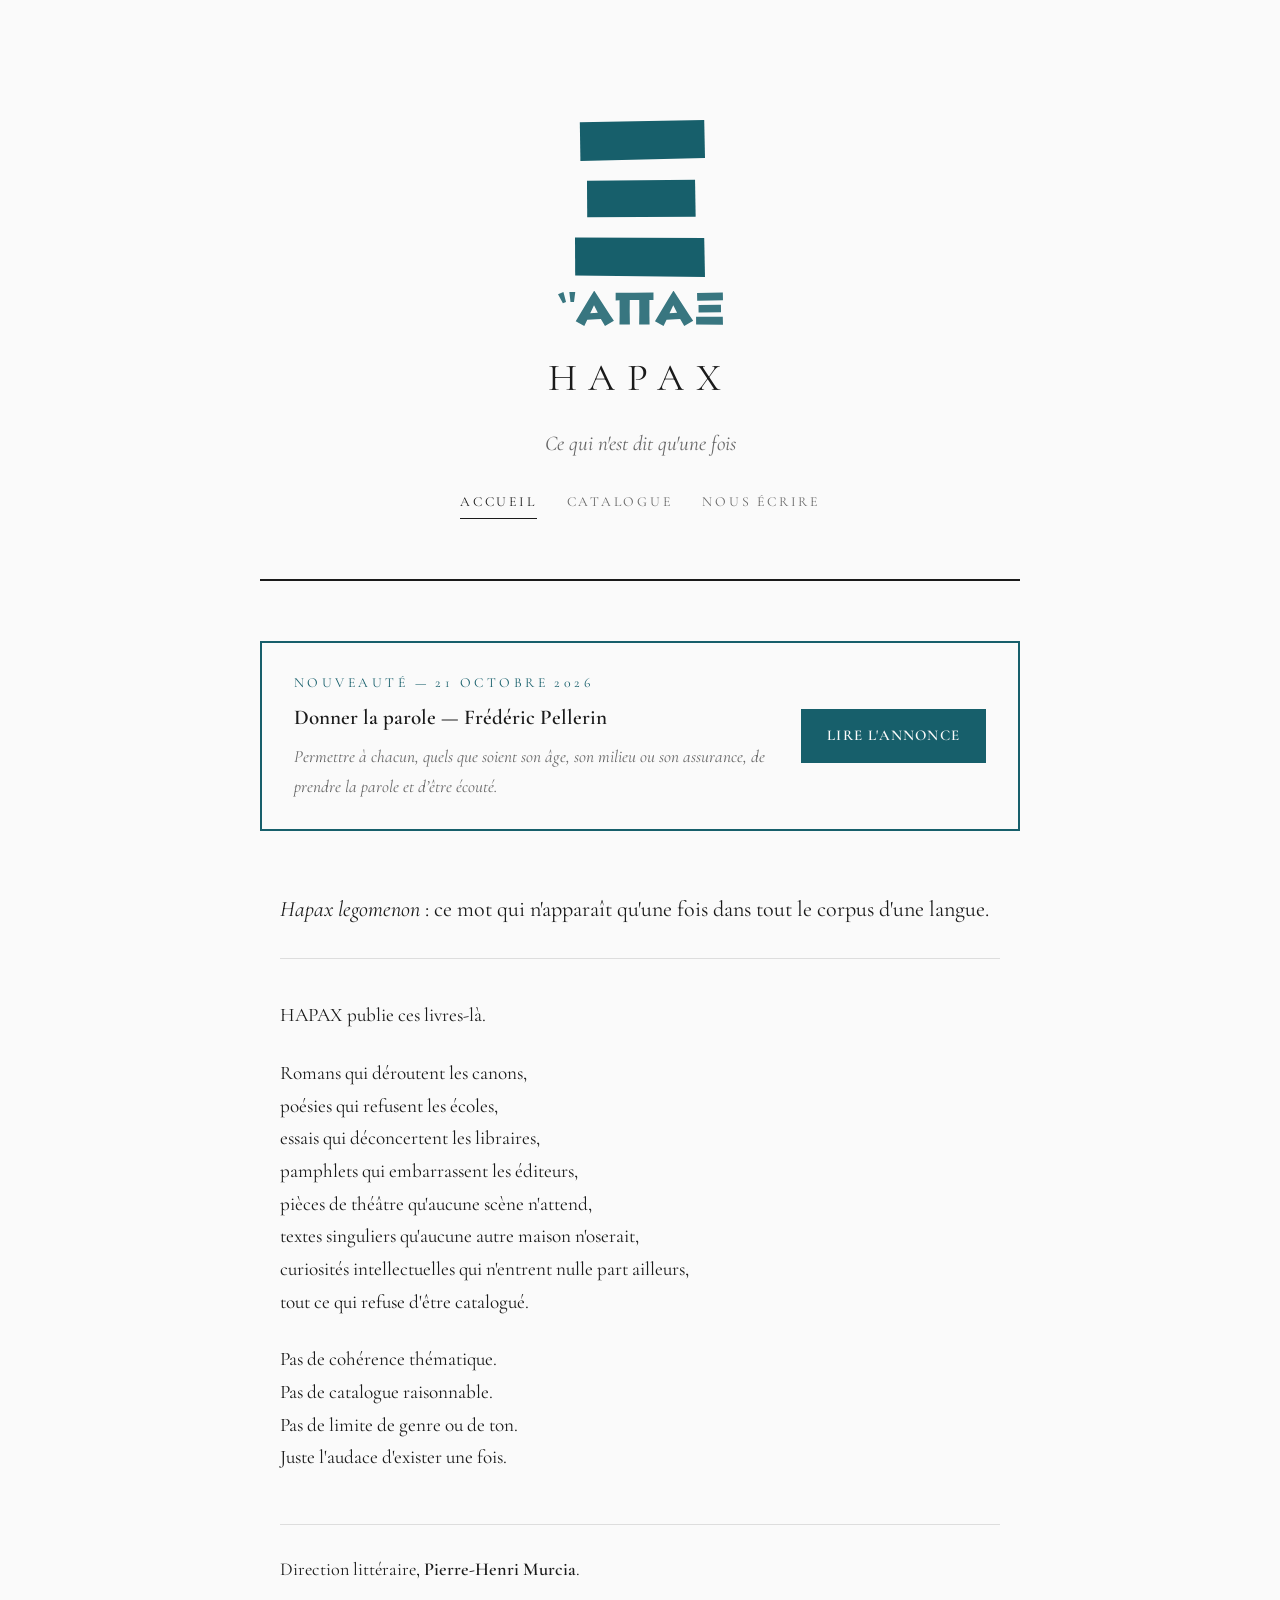
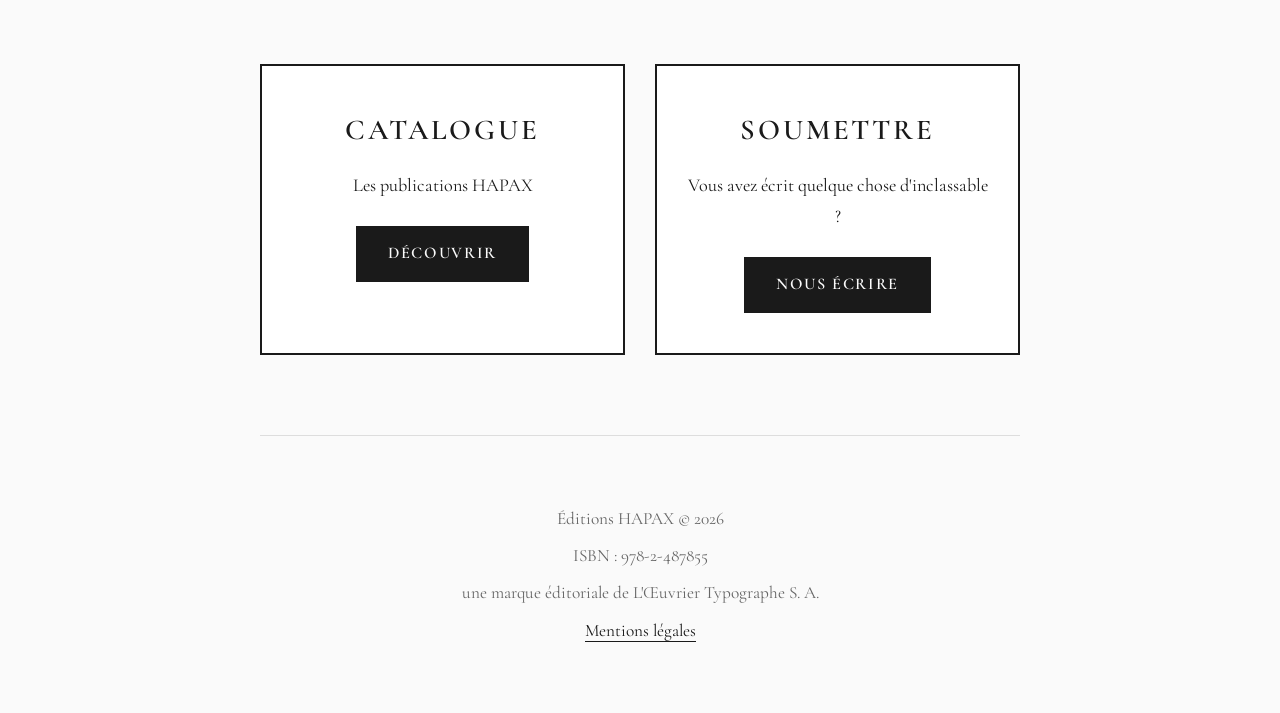
<file: index.html>
<!DOCTYPE html>
<html lang="fr">
<head>
    <meta charset="UTF-8">
    <meta name="viewport" content="width=device-width, initial-scale=1.0">
    <title>ἍΠΑΞ - Éditions HAPAX</title>
    <meta name="description" content="HAPAX publie les livres qui n'entrent nulle part ailleurs : romans, essais, poésies et textes singuliers qu'aucune autre maison n'oserait. Direction littéraire, Pierre-Henri Murcia.">
    <link rel="canonical" href="https://editions-hapax.org/">

    <meta property="og:type" content="website">
    <meta property="og:site_name" content="Éditions HAPAX">
    <meta property="og:locale" content="fr_FR">
    <meta property="og:url" content="https://editions-hapax.org/">
    <meta property="og:title" content="Éditions HAPAX — ce qui n'est dit qu'une fois">
    <meta property="og:description" content="HAPAX publie les livres qui n'entrent nulle part ailleurs : romans, essais, poésies et textes singuliers qu'aucune autre maison n'oserait.">
    <meta property="og:image" content="https://editions-hapax.org/images/og-hapax.jpg">
    <meta property="og:image:width" content="1200">
    <meta property="og:image:height" content="630">
    <meta property="og:image:alt" content="ἍΠΑΞ — Éditions HAPAX">
    <meta name="twitter:card" content="summary_large_image">
    <link rel="icon" type="image/png" href="/favicon-96x96.png" sizes="96x96">
    <link rel="icon" type="image/svg+xml" href="/favicon.svg">
    <link rel="shortcut icon" href="/favicon.ico">
    <link rel="apple-touch-icon" sizes="180x180" href="/apple-touch-icon.png">
    <link rel="manifest" href="/site.webmanifest">
    <meta name="theme-color" content="#175F6B">
    <link rel="stylesheet" href="style.css">
</head>
<body>
    <header>
        <div class="logo"><img src="/images/logo-xi.svg" alt="" width="130" height="157"></div>
        <p class="mot-grec"><img src="/images/mot-hapax.svg" alt="ἍΠΑΞ" width="165" height="35"></p>
        <h1>HAPAX</h1>
        <p class="tagline">Ce qui n'est dit qu'une fois</p>
        <nav class="nav-principal">
            <a href="/" aria-current="page">Accueil</a>
            <a href="/catalogue">Catalogue</a>
            <a href="/contact">Nous écrire</a>
        </nav>
    </header>
    
    <main>

        <!-- BANDEAU ACTUALITÉ -->
        <section class="actu" style="
            border: 2px solid var(--accent);
            padding: 28px 32px;
            margin-bottom: 60px;
            display: grid;
            grid-template-columns: 1fr auto;
            gap: 20px;
            align-items: center;
        ">
            <div>
                <p style="font-size:0.72em; text-transform:uppercase; letter-spacing:0.25em; color:var(--accent); margin-bottom:6px;">Nouveaut&eacute; &mdash; 21&nbsp;octobre 2026</p>
                <p style="font-size:1.1em; font-weight:600; margin-bottom:6px;">Donner la parole &mdash; Fr&eacute;d&eacute;ric Pellerin</p>
                <p style="font-size:0.9em; font-style:italic; color:var(--gris);">Permettre &agrave; chacun, quels que soient son &acirc;ge, son milieu ou son assurance, de prendre la parole et d&rsquo;&ecirc;tre &eacute;cout&eacute;.</p>
            </div>
            <a href="/frederic-pellerin-donner-la-parole" style="
                display: inline-block;
                padding: 12px 24px;
                background: var(--accent);
                color: var(--blanc);
                text-decoration: none;
                font-weight: 600;
                letter-spacing: 0.08em;
                text-transform: uppercase;
                font-size: 0.78em;
                white-space: nowrap;
                border: 2px solid var(--accent);
                transition: all 0.3s ease;
            ">Lire l'annonce</a>
        </section>

        <section class="manifeste">
            <p class="intro"><em>Hapax legomenon</em> : ce mot qui n'apparaît qu'une fois dans tout le corpus d'une langue.</p>
            
            <p>HAPAX publie ces livres-là.</p>
            
            <p>Romans qui déroutent les canons,<br>
            poésies qui refusent les écoles,<br>
            essais qui déconcertent les libraires,<br>
            pamphlets qui embarrassent les éditeurs,<br>
            pièces de théâtre qu'aucune scène n'attend,<br>
            textes singuliers qu'aucune autre maison n'oserait,<br>
            curiosités intellectuelles qui n'entrent nulle part ailleurs,<br>
            tout ce qui refuse d'être catalogué.</p>
            
            <p>Pas de cohérence thématique.<br>
            Pas de catalogue raisonnable.<br>
            Pas de limite de genre ou de ton.<br>
            Juste l'audace d'exister une fois.</p>
            
            <p class="signature">Direction littéraire, <strong>Pierre-Henri Murcia</strong>.</p>
        </section>

        <section class="actions">
            <div class="action-box">
                <h2>Catalogue</h2>
                <p>Les publications HAPAX</p>
                <a href="/catalogue" class="btn">Découvrir</a>
            </div>
            
            <div class="action-box">
                <h2>Soumettre</h2>
                <p>Vous avez écrit quelque chose d'inclassable ?</p>
                <a href="/contact" class="btn">Nous écrire</a>
            </div>
        </section>
    </main>
    
    <footer>
        <p>Éditions HAPAX &copy; 2026</p>
        <p>ISBN&nbsp;: 978-2-487855</p>
        <p>une marque éditoriale de L'Œuvrier Typographe S.&nbsp;A.</p>
        <p><a href="/mentions-legales">Mentions légales</a></p>
    </footer>
</body>
</html>
</file>
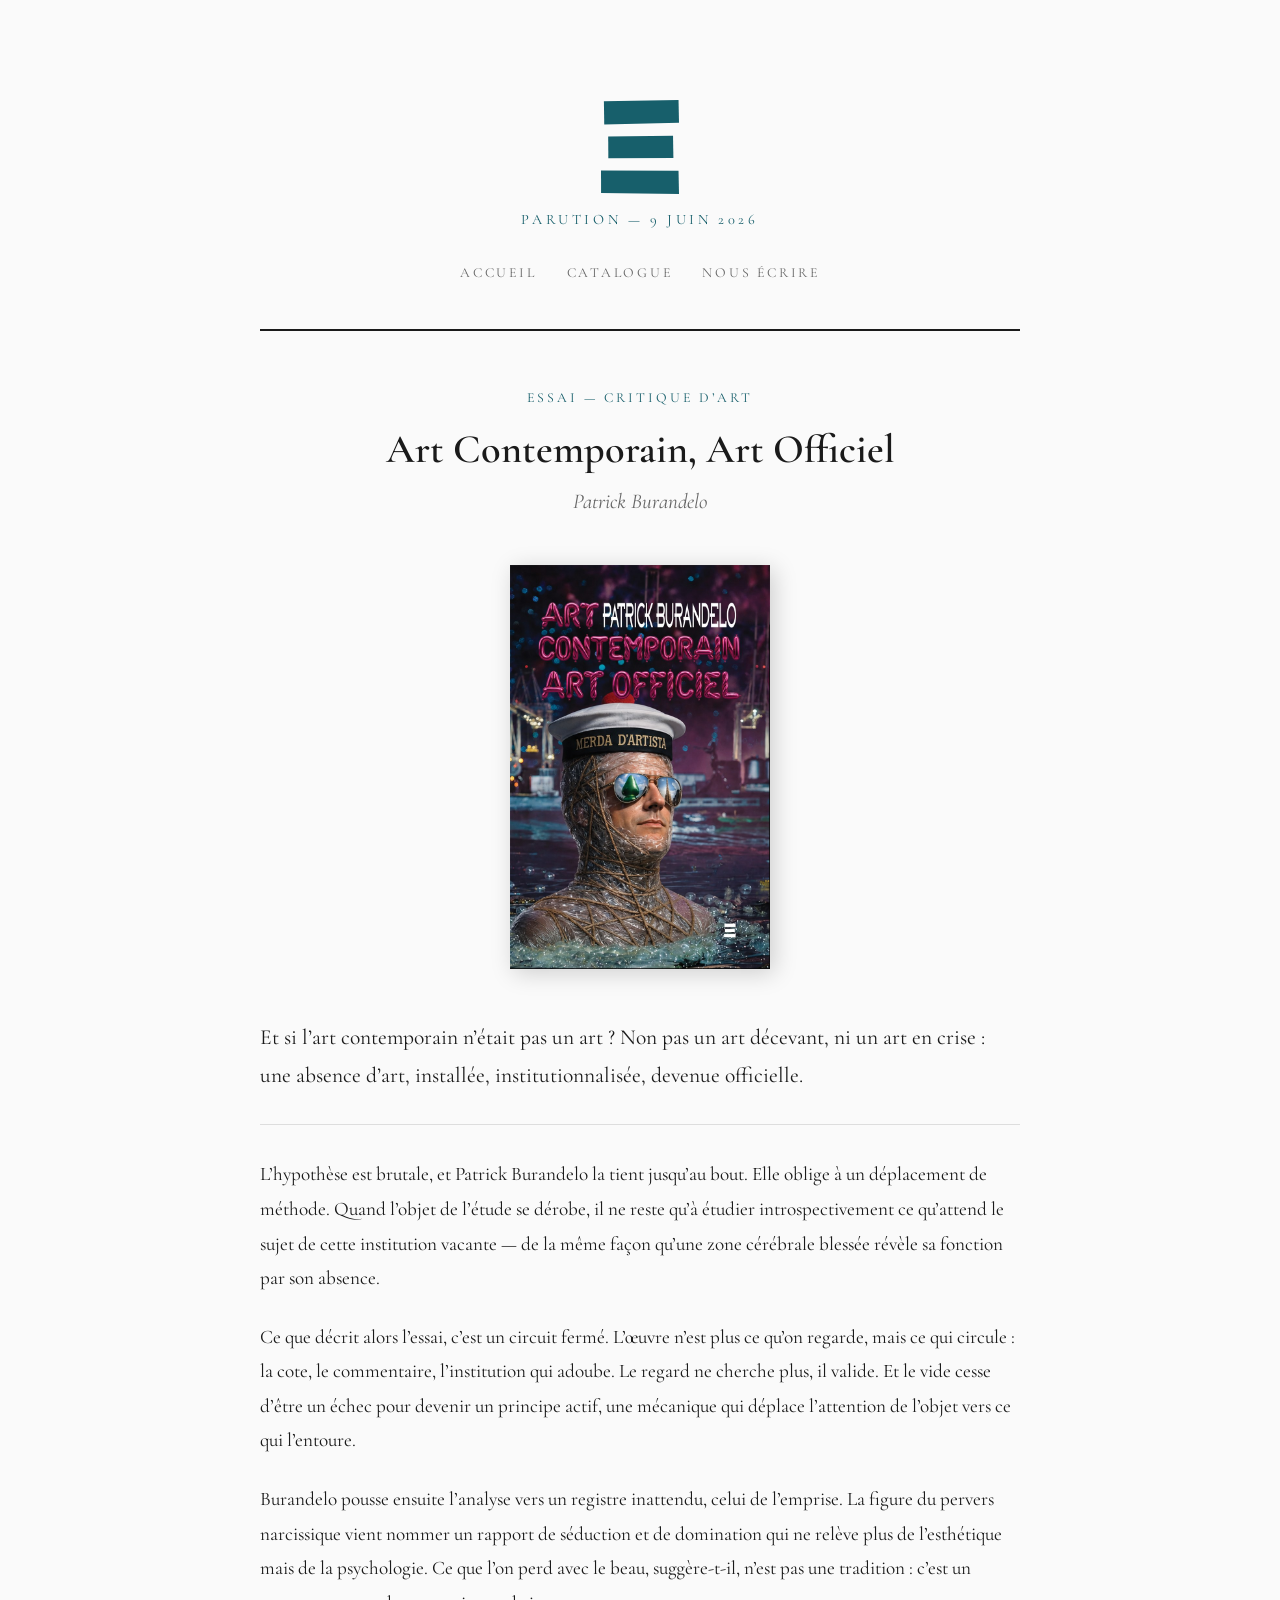
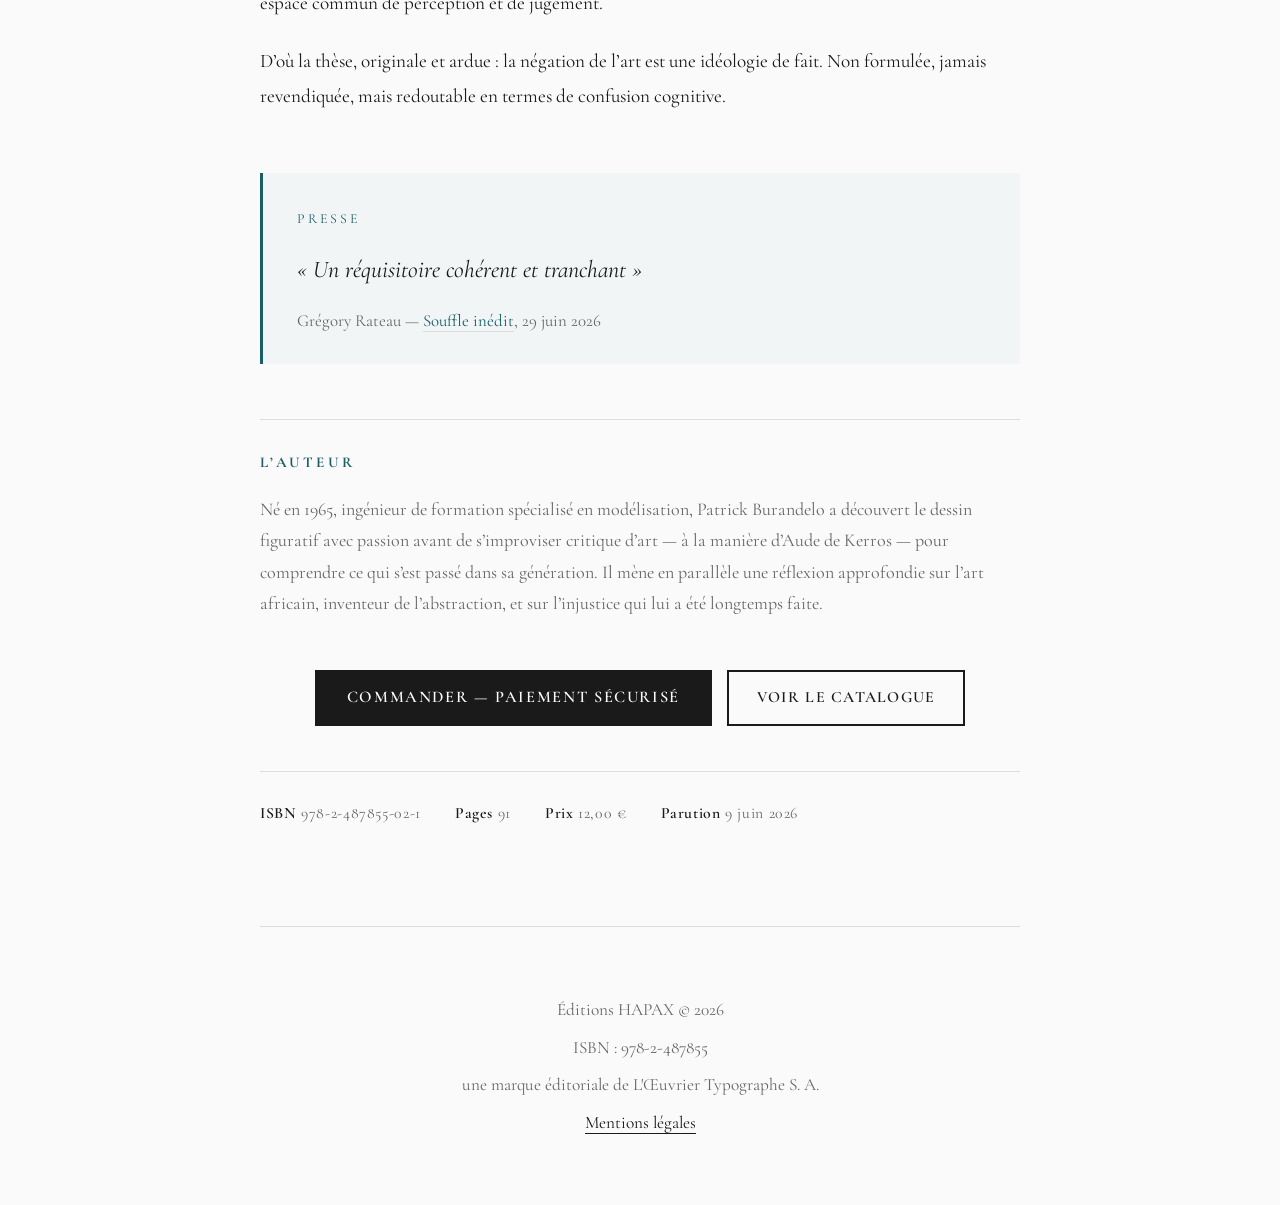
<file: burandelo-art-contemporain.html>
<!DOCTYPE html>
<html lang="fr">
<head>
    <meta charset="UTF-8">
    <meta name="viewport" content="width=device-width, initial-scale=1.0">
    <title>Art Contemporain, Art Officiel — Patrick Burandelo — Éditions HAPAX</title>
    <meta name="description" content="Art Contemporain, Art Officiel de Patrick Burandelo : la négation de l'art comme idéologie de fait. Essai publié aux Éditions HAPAX, salué par Grégory Rateau dans Souffle inédit.">
    <link rel="canonical" href="https://editions-hapax.org/burandelo-art-contemporain">

    <meta property="og:type" content="book">
    <meta property="og:site_name" content="Éditions HAPAX">
    <meta property="og:locale" content="fr_FR">
    <meta property="og:url" content="https://editions-hapax.org/burandelo-art-contemporain">
    <meta property="og:title" content="Art Contemporain, Art Officiel — Patrick Burandelo">
    <meta property="og:description" content="La négation de l'art est une idéologie de fait : non formulée, mais redoutable en termes de confusion cognitive.">
    <meta property="og:image" content="https://editions-hapax.org/images/couvertures/burandelo-art-contemporain.jpg">
    <meta property="og:image:alt" content="Couverture — Art Contemporain, Art Officiel, Patrick Burandelo">
    <meta name="twitter:card" content="summary_large_image">

    <link rel="icon" type="image/png" href="/favicon-96x96.png" sizes="96x96">
    <link rel="icon" type="image/svg+xml" href="/favicon.svg">
    <link rel="shortcut icon" href="/favicon.ico">
    <link rel="apple-touch-icon" sizes="180x180" href="/apple-touch-icon.png">
    <link rel="manifest" href="/site.webmanifest">
    <meta name="theme-color" content="#175F6B">
    <link rel="stylesheet" href="style.css">
    <style>
        .annonce-header {
            text-align: center;
            padding: 60px 0 40px;
            border-bottom: 2px solid var(--noir);
            margin-bottom: 55px;
        }

        .surtitre {
            font-size: 0.75em;
            text-transform: uppercase;
            letter-spacing: 0.25em;
            color: var(--accent);
            margin-top: 14px;
        }

        /* ── Titraille ── */
        .titraille {
            text-align: center;
            margin-bottom: 45px;
        }

        .titraille .genre {
            font-size: 0.72em;
            text-transform: uppercase;
            letter-spacing: 0.22em;
            color: var(--accent);
            margin-bottom: 16px;
        }

        .titraille h1 {
            font-size: 2.1em;
            font-weight: 600;
            line-height: 1.2;
            letter-spacing: 0;
            text-transform: none;
            margin-bottom: 10px;
        }

        .titraille .auteur {
            font-style: italic;
            color: var(--gris);
            font-size: 1.1em;
        }

        /* ── Couverture ── */
        .couverture {
            max-width: 260px;
            margin: 0 auto 50px;
        }

        .couverture img {
            width: 100%;
            display: block;
            box-shadow: 4px 4px 22px rgba(0,0,0,0.18);
        }

        /* ── Corps ── */
        .chapeau {
            font-size: 1.12em;
            line-height: 1.75;
            margin-bottom: 32px;
            padding-bottom: 30px;
            border-bottom: 1px solid var(--filet);
        }

        .corps p {
            margin-bottom: 24px;
            line-height: 1.8;
        }

        .corps em { font-style: italic; }

        /* ── Presse ── */
        .presse {
            margin: 60px 0 0;
            padding: 34px 34px 30px;
            background: var(--fond-doux);
            border-left: 3px solid var(--accent);
        }

        .presse .mention {
            font-size: 0.72em;
            text-transform: uppercase;
            letter-spacing: 0.22em;
            color: var(--accent);
            margin-bottom: 20px;
        }

        .presse blockquote {
            font-size: 1.25em;
            font-style: italic;
            line-height: 1.6;
            margin-bottom: 18px;
        }

        .presse .source {
            font-size: 0.88em;
            color: var(--gris);
            line-height: 1.6;
        }

        .presse .source a {
            color: var(--accent);
            text-decoration: none;
            border-bottom: 1px solid var(--filet);
            transition: border-color 0.3s;
        }

        .presse .source a:hover { border-bottom-color: var(--accent); }

        /* ── Biographie ── */
        .biographie {
            margin-top: 55px;
            padding-top: 30px;
            border-top: 1px solid var(--filet);
        }

        .biographie h2 {
            font-size: 0.78em;
            text-transform: uppercase;
            letter-spacing: 0.22em;
            color: var(--accent);
            margin-bottom: 18px;
        }

        .biographie p {
            font-size: 0.94em;
            line-height: 1.75;
            color: var(--gris);
        }

        /* ── Fiche technique ── */
        .fiche-technique {
            display: flex;
            flex-wrap: wrap;
            gap: 12px 34px;
            margin: 45px 0 0;
            padding-top: 28px;
            border-top: 1px solid var(--filet);
            font-size: 0.82em;
            color: var(--gris);
            letter-spacing: 0.04em;
        }

        .fiche-technique strong { color: var(--noir); font-weight: 600; }

        /* ── CTA ── */
        .cta {
            text-align: center;
            padding: 50px 0 20px;
        }

        .cta .boutons {
            display: flex;
            gap: 15px;
            flex-wrap: wrap;
            justify-content: center;
        }

        .btn-outline {
            display: inline-flex;
            align-items: center;
            padding: 12px 28px;
            background: transparent;
            color: var(--noir);
            text-decoration: none;
            font-weight: 600;
            letter-spacing: 0.08em;
            text-transform: uppercase;
            font-size: 0.82em;
            border: 2px solid var(--noir);
            transition: all 0.3s ease;
        }

        .btn-outline:hover { background: var(--noir); color: var(--blanc); }

        @media (max-width: 700px) {
            .titraille h1 { font-size: 1.6em; }
            .couverture { max-width: 200px; }
            .presse { padding: 24px 22px; }
            .presse blockquote { font-size: 1.1em; }
            .fiche-technique { flex-direction: column; gap: 8px; }
        }
    </style>
</head>
<body>

    <div class="annonce-header">
        <div class="logo"><img src="/images/logo-xi.svg" alt="Éditions HAPAX" width="78" height="94"></div>
        <p class="surtitre">Parution — 9 juin 2026</p>
        <nav class="nav-principal">
            <a href="/">Accueil</a>
            <a href="/catalogue">Catalogue</a>
            <a href="/contact">Nous écrire</a>
        </nav>
    </div>

    <main>

        <div class="titraille">
            <p class="genre">Essai — Critique d&rsquo;art</p>
            <h1>Art Contemporain, Art Officiel</h1>
            <p class="auteur">Patrick Burandelo</p>
        </div>

        <div class="couverture">
            <img src="/images/couvertures/burandelo-art-contemporain.jpg"
                 alt="Couverture — Art Contemporain, Art Officiel, Patrick Burandelo">
        </div>

        <p class="chapeau">
            Et si l&rsquo;art contemporain n&rsquo;était pas un art&nbsp;? Non pas un art
            décevant, ni un art en crise&nbsp;: une absence d&rsquo;art, installée,
            institutionnalisée, devenue officielle.
        </p>

        <div class="corps">
            <p>
                L&rsquo;hypothèse est brutale, et Patrick Burandelo la tient jusqu&rsquo;au bout.
                Elle oblige à un déplacement de méthode. Quand l&rsquo;objet de l&rsquo;étude se
                dérobe, il ne reste qu&rsquo;à étudier introspectivement ce qu&rsquo;attend le
                sujet de cette institution vacante — de la même façon qu&rsquo;une zone
                cérébrale blessée révèle sa fonction par son absence.
            </p>

            <p>
                Ce que décrit alors l&rsquo;essai, c&rsquo;est un circuit fermé. L&rsquo;œuvre
                n&rsquo;est plus ce qu&rsquo;on regarde, mais ce qui circule&nbsp;: la cote, le
                commentaire, l&rsquo;institution qui adoube. Le regard ne cherche plus, il valide.
                Et le vide cesse d&rsquo;être un échec pour devenir un principe actif, une
                mécanique qui déplace l&rsquo;attention de l&rsquo;objet vers ce qui l&rsquo;entoure.
            </p>

            <p>
                Burandelo pousse ensuite l&rsquo;analyse vers un registre inattendu, celui de
                l&rsquo;emprise. La figure du pervers narcissique vient nommer un rapport de
                séduction et de domination qui ne relève plus de l&rsquo;esthétique mais de la
                psychologie. Ce que l&rsquo;on perd avec le beau, suggère-t-il, n&rsquo;est pas
                une tradition&nbsp;: c&rsquo;est un espace commun de perception et de jugement.
            </p>

            <p>
                D&rsquo;où la thèse, originale et ardue&nbsp;: la négation de l&rsquo;art est une
                idéologie de fait. Non formulée, jamais revendiquée, mais redoutable en termes
                de confusion cognitive.
            </p>
        </div>

        <div class="presse">
            <p class="mention">Presse</p>
            <blockquote>&laquo;&nbsp;Un réquisitoire cohérent et tranchant&nbsp;&raquo;</blockquote>
            <p class="source">
                Grégory Rateau —
                <a href="https://souffleinedit.com/essai/patrick-burandelo-art-contemporain/"
                   target="_blank" rel="noopener">Souffle inédit</a>, 29 juin 2026
            </p>
        </div>

        <div class="biographie">
            <h2>L&rsquo;auteur</h2>
            <p>
                Né en 1965, ingénieur de formation spécialisé en modélisation, Patrick Burandelo
                a découvert le dessin figuratif avec passion avant de s&rsquo;improviser critique
                d&rsquo;art — à la manière d&rsquo;Aude de Kerros — pour comprendre ce qui
                s&rsquo;est passé dans sa génération. Il mène en parallèle une réflexion
                approfondie sur l&rsquo;art africain, inventeur de l&rsquo;abstraction, et sur
                l&rsquo;injustice qui lui a été longtemps faite.
            </p>
        </div>

        <div class="cta">
            <div class="boutons">
                <a href="https://buy.stripe.com/aFa00c2j4dEs7jK1e0aAw0f"
                   target="_blank" rel="noopener" class="btn">Commander — paiement sécurisé</a>
                <a href="/catalogue" class="btn-outline">Voir le catalogue</a>
            </div>

            <div class="fiche-technique">
                <span><strong>ISBN</strong> 978-2-487855-02-1</span>
                <span><strong>Pages</strong> 91</span>
                <span><strong>Prix</strong> 12,00&nbsp;&euro;</span>
                <span><strong>Parution</strong> 9&nbsp;juin 2026</span>
            </div>
        </div>

    </main>

    <footer>
        <p>Éditions HAPAX &copy; 2026</p>
        <p>ISBN&nbsp;: 978-2-487855</p>
        <p>une marque éditoriale de L'Œuvrier Typographe S.&nbsp;A.</p>
        <p><a href="/mentions-legales">Mentions légales</a></p>
    </footer>

</body>
</html>
</file>
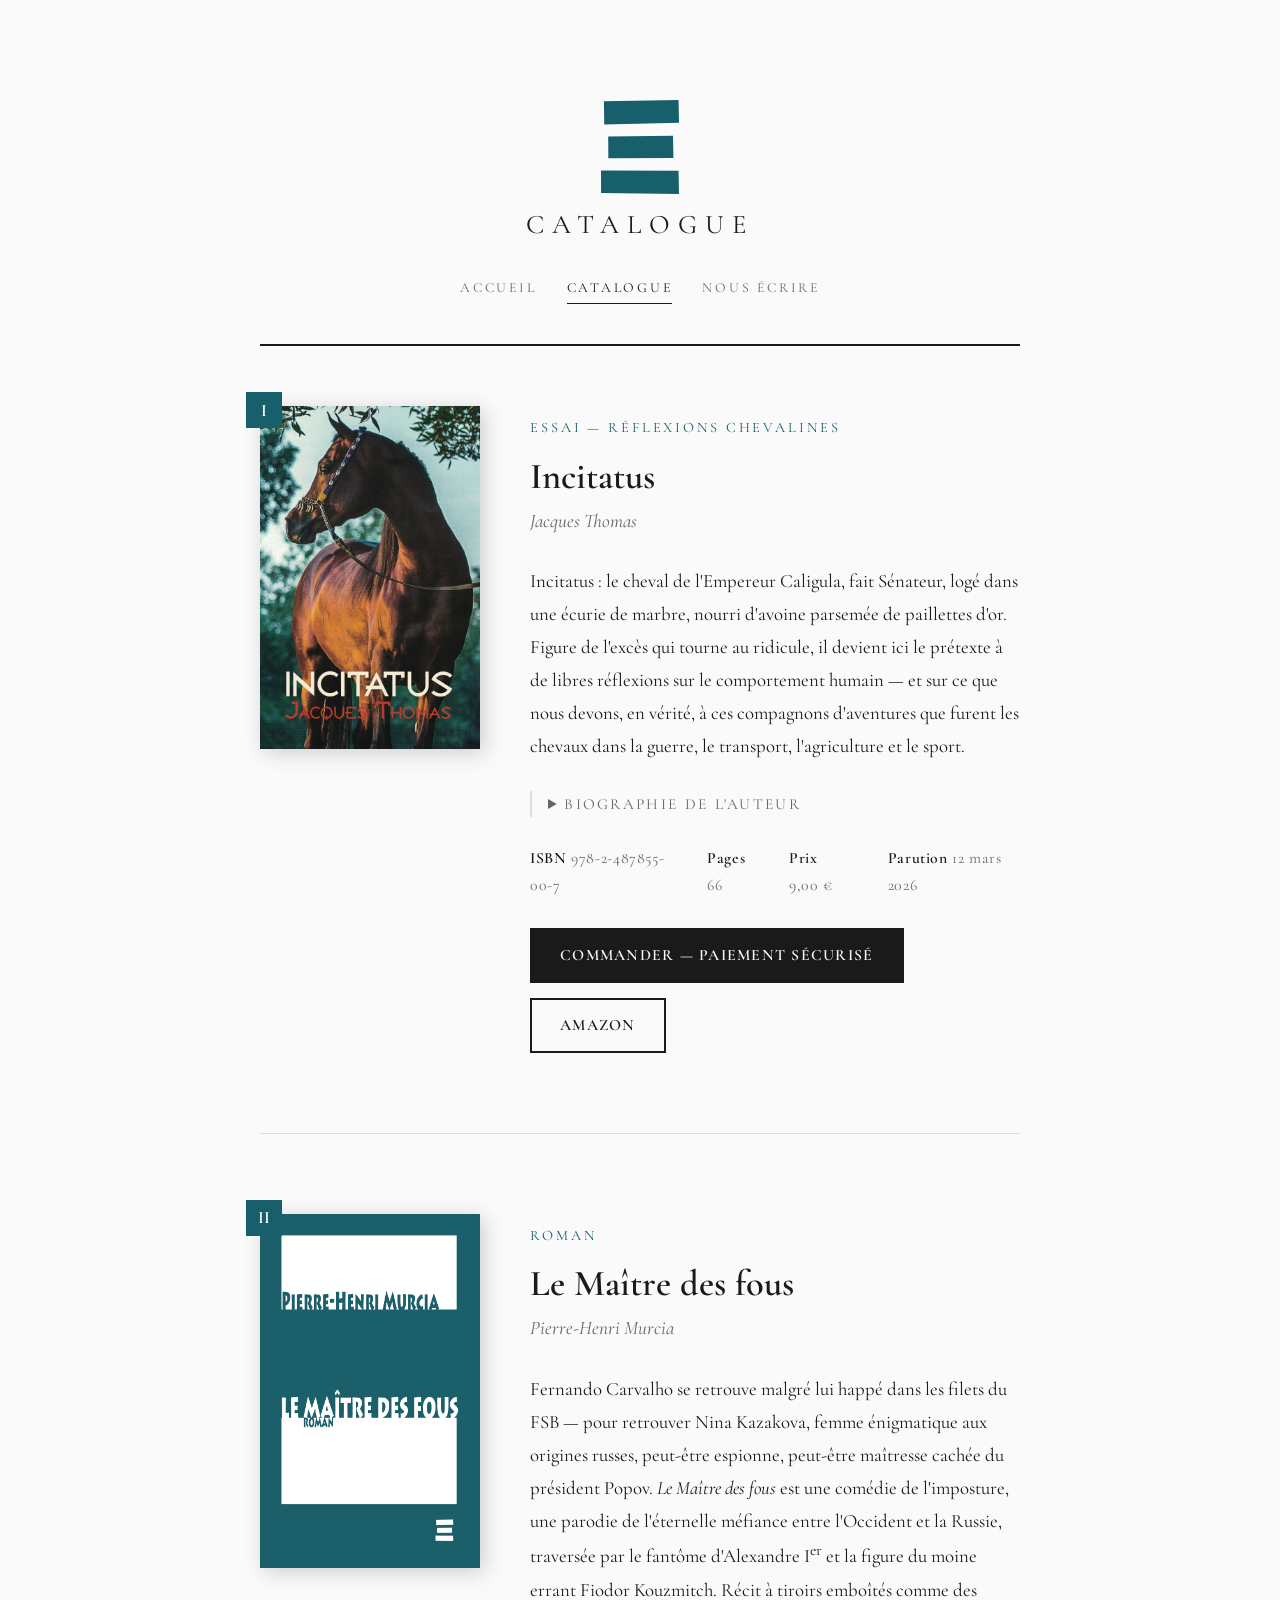
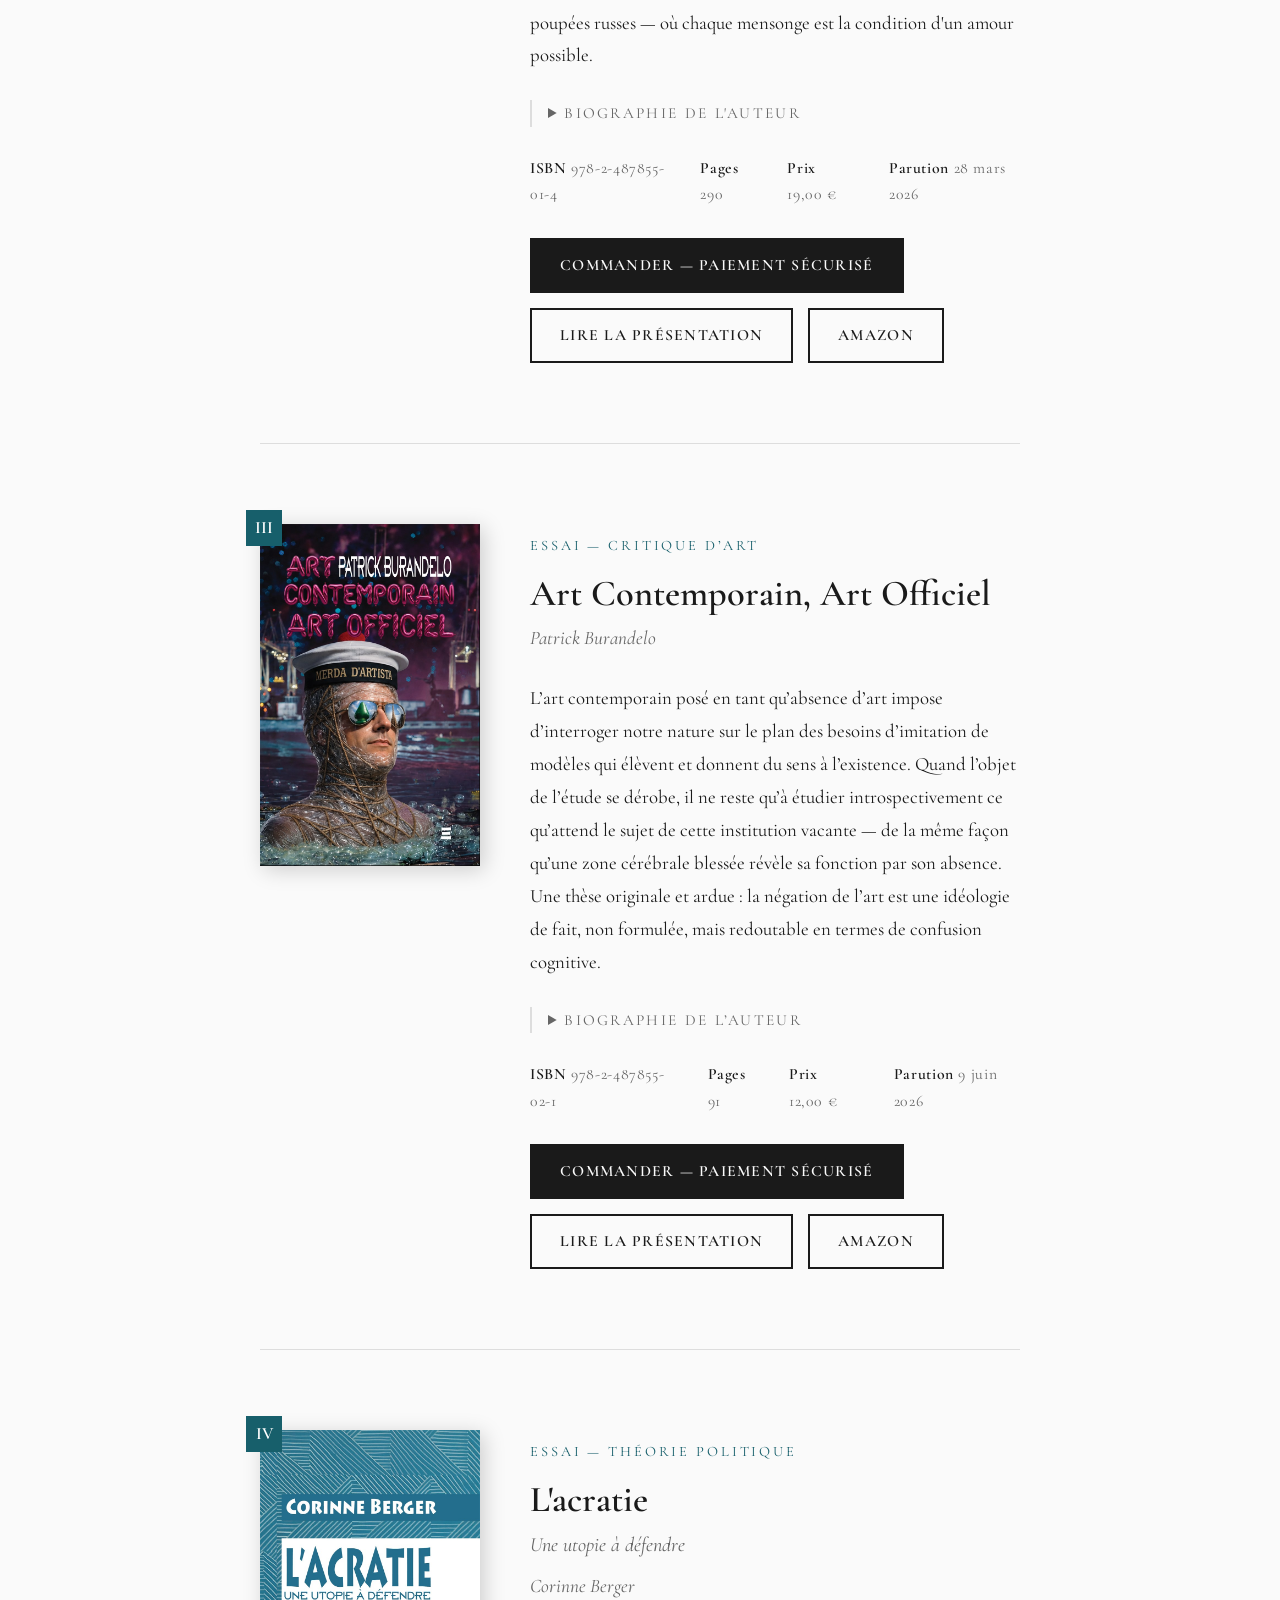
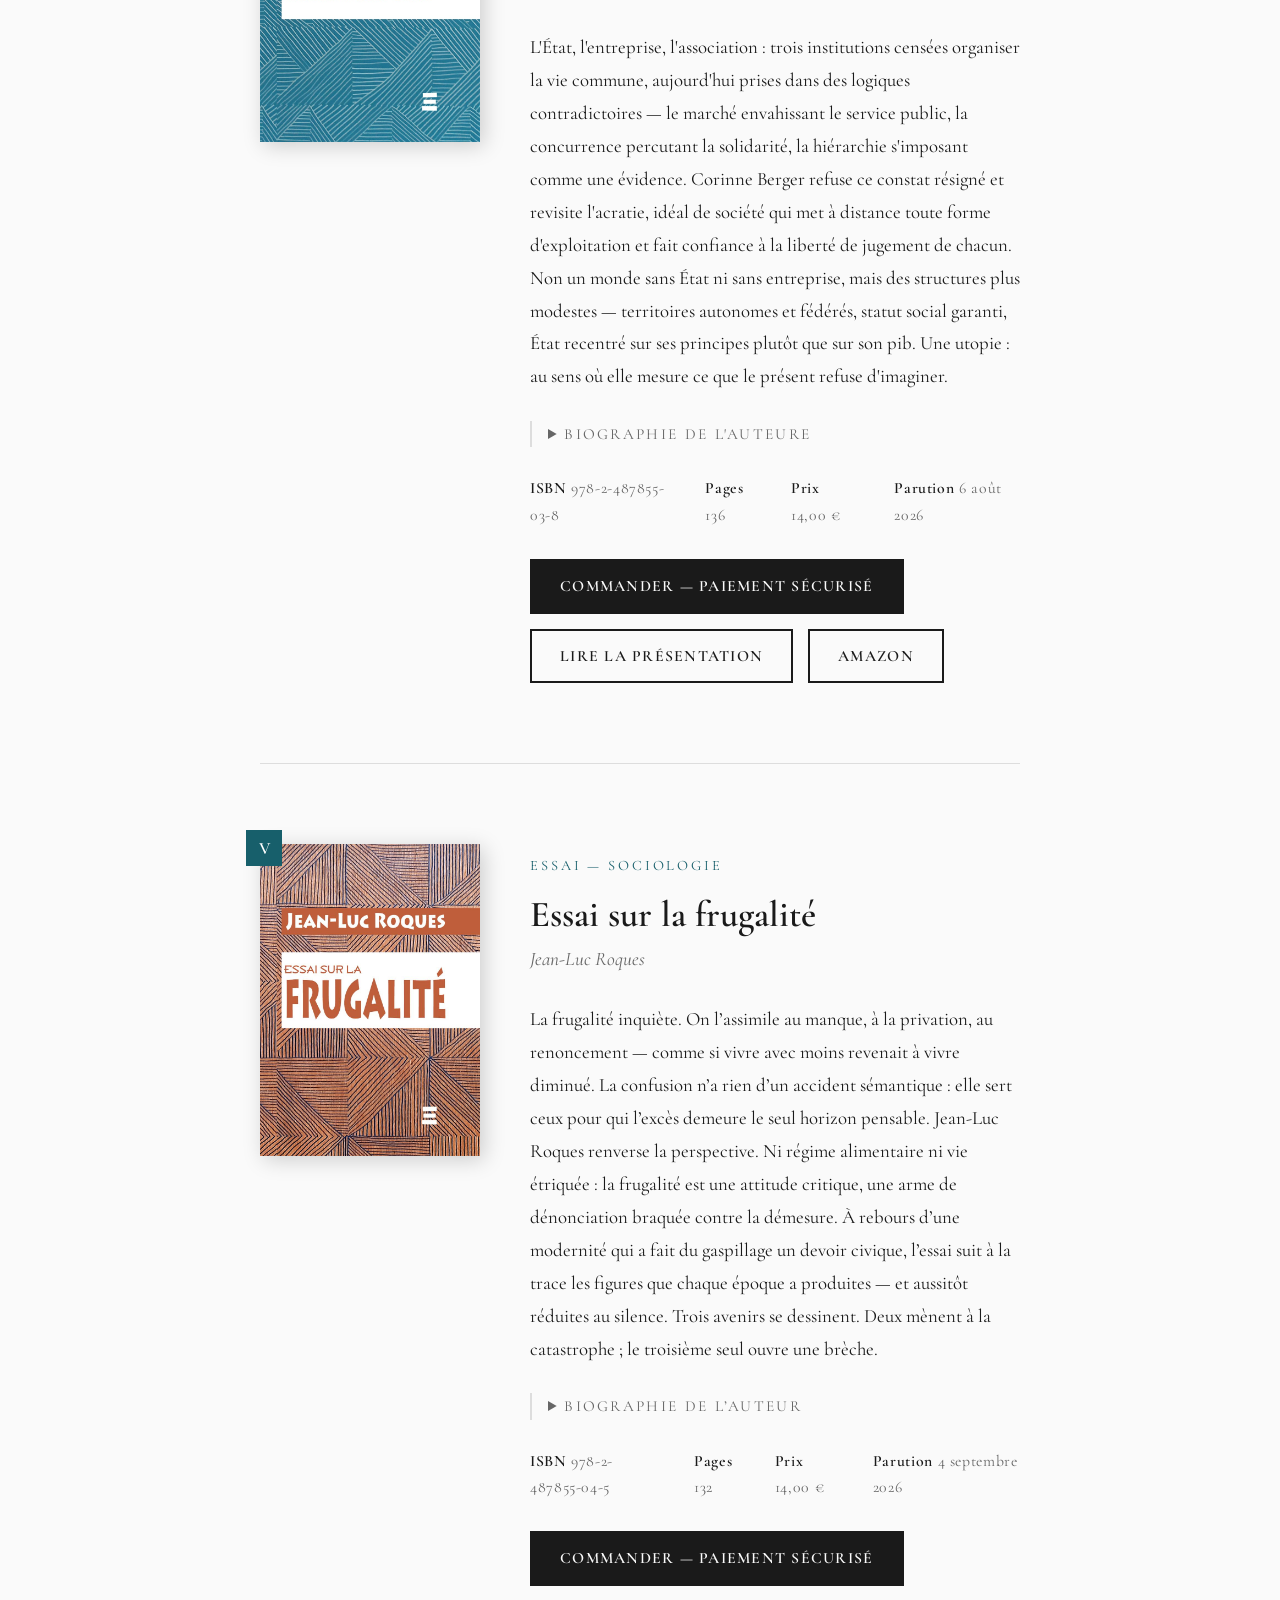
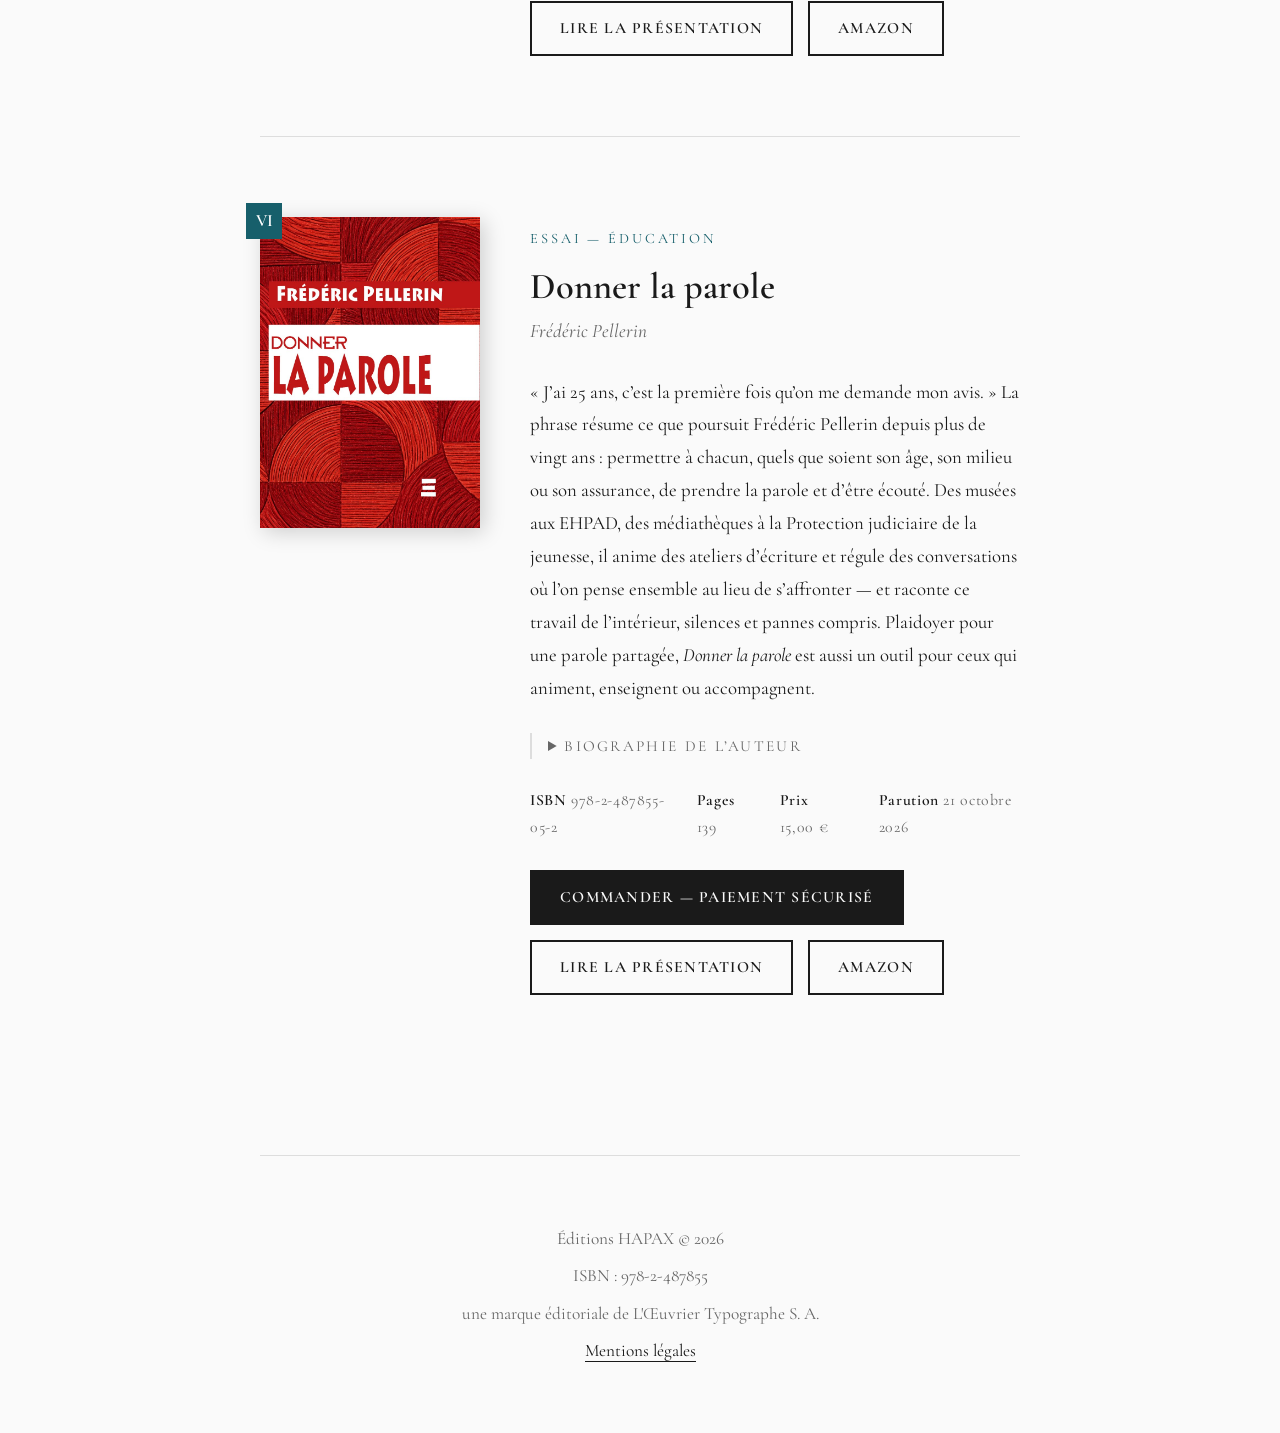
<file: catalogue.html>
<!DOCTYPE html>
<html lang="fr">
<head>
    <meta charset="UTF-8">
    <meta name="viewport" content="width=device-width, initial-scale=1.0">
    <title>Catalogue — Éditions HAPAX</title>
    <meta name="description" content="Les publications des Éditions HAPAX : Incitatus de Jacques Thomas, Le Maître des fous de Pierre-Henri Murcia, Art Contemporain Art Officiel de Patrick Burandelo, L'acratie de Corinne Berger, Essai sur la frugalité de Jean-Luc Roques, Donner la parole de Frédéric Pellerin.">
    <link rel="canonical" href="https://editions-hapax.org/catalogue">

    <meta property="og:type" content="website">
    <meta property="og:site_name" content="Éditions HAPAX">
    <meta property="og:locale" content="fr_FR">
    <meta property="og:url" content="https://editions-hapax.org/catalogue">
    <meta property="og:title" content="Catalogue — Éditions HAPAX">
    <meta property="og:description" content="Six livres qui n'entraient nulle part ailleurs. Romans, essais, critique d'art, théorie politique, sociologie, éducation.">
    <meta property="og:image" content="https://editions-hapax.org/images/og-hapax.jpg">
    <meta property="og:image:width" content="1200">
    <meta property="og:image:height" content="630">
    <meta property="og:image:alt" content="ἍΠΑΞ — Éditions HAPAX">
    <meta name="twitter:card" content="summary_large_image">
    <link rel="icon" type="image/png" href="/favicon-96x96.png" sizes="96x96">
    <link rel="icon" type="image/svg+xml" href="/favicon.svg">
    <link rel="shortcut icon" href="/favicon.ico">
    <link rel="apple-touch-icon" sizes="180x180" href="/apple-touch-icon.png">
    <link rel="manifest" href="/site.webmanifest">
    <meta name="theme-color" content="#175F6B">
    <link rel="stylesheet" href="style.css">
    <style>
        .catalogue-header {
            text-align: center;
            padding: 60px 0 40px;
            border-bottom: 2px solid var(--noir);
            margin-bottom: 60px;
        }

        .catalogue-header .logo {
            font-size: 3em;
            margin-bottom: 8px;
        }

        .catalogue-header h1 {
            font-size: 1.4em;
            letter-spacing: 0.3em;
        }

        .back-link {
            display: inline-block;
            margin-top: 20px;
            font-size: 0.85em;
            color: var(--gris);
            text-decoration: none;
            letter-spacing: 0.08em;
            border-bottom: 1px solid var(--gris);
            transition: color 0.3s;
        }

        .back-link:hover {
            color: var(--accent);
            border-color: var(--accent);
        }

        .catalogue-intro {
            text-align: center;
            font-style: italic;
            color: var(--gris);
            margin-bottom: 60px;
            font-size: 1.05em;
        }

        .livre {
            display: grid;
            grid-template-columns: 220px 1fr;
            gap: 50px;
            margin-bottom: 80px;
            padding-bottom: 80px;
            border-bottom: 1px solid #ddd;
            align-items: start;
        }

        .livre:last-child {
            border-bottom: none;
        }

        .livre-couv {
            position: relative;
        }

        .livre-couv img {
            width: 100%;
            display: block;
            box-shadow: 4px 4px 20px rgba(0,0,0,0.18);
        }

        .livre-numero {
            position: absolute;
            top: -14px;
            left: -14px;
            width: 36px;
            height: 36px;
            background: var(--accent);
            color: white;
            font-family: 'Cormorant Garamond', serif;
            font-size: 0.9em;
            font-weight: 600;
            display: flex;
            align-items: center;
            justify-content: center;
        }

        .livre-info {
            padding-top: 10px;
        }

        .livre-info .genre {
            font-size: 0.75em;
            text-transform: uppercase;
            letter-spacing: 0.2em;
            color: var(--accent);
            margin-bottom: 14px;
        }

        .livre-info h2 {
            font-size: 1.9em;
            font-weight: 600;
            line-height: 1.2;
            margin-bottom: 6px;
        }

        .livre-info .sous-titre {
            font-size: 1.05em;
            color: var(--gris);
            font-style: italic;
            margin-bottom: 8px;
        }

        .livre-info .auteur {
            font-size: 1em;
            color: var(--gris);
            font-style: italic;
            margin-bottom: 28px;
        }

        .livre-info .description {
            font-size: 0.98em;
            line-height: 1.75;
            margin-bottom: 28px;
        }

        .livre-meta {
            display: flex;
            gap: 30px;
            margin-bottom: 30px;
            font-size: 0.82em;
            color: var(--gris);
            letter-spacing: 0.04em;
        }

        .livre-meta span strong {
            color: var(--noir);
            font-weight: 600;
        }

        .livre-actions {
            display: flex;
            gap: 15px;
            flex-wrap: wrap;
        }

        .btn-commander {
            display: inline-flex;
            align-items: center;
            gap: 8px;
            padding: 12px 28px;
            background: var(--noir);
            color: var(--blanc);
            text-decoration: none;
            font-weight: 600;
            letter-spacing: 0.08em;
            text-transform: uppercase;
            font-size: 0.82em;
            border: 2px solid var(--noir);
            transition: all 0.3s ease;
        }

        .btn-commander:hover {
            background: var(--accent);
            border-color: var(--accent);
        }

        .btn-outline {
            display: inline-flex;
            align-items: center;
            gap: 8px;
            padding: 12px 28px;
            background: transparent;
            color: var(--noir);
            text-decoration: none;
            font-weight: 600;
            letter-spacing: 0.08em;
            text-transform: uppercase;
            font-size: 0.82em;
            border: 2px solid var(--noir);
            transition: all 0.3s ease;
        }

        .btn-outline:hover {
            background: var(--noir);
            color: var(--blanc);
        }

        /* Section "à paraître" */
        .a-paraitre {
            margin-top: 60px;
            padding: 50px 40px;
            border: 2px dashed #ccc;
            text-align: center;
        }

        .a-paraitre h3 {
            font-size: 1.1em;
            letter-spacing: 0.2em;
            text-transform: uppercase;
            color: var(--gris);
            margin-bottom: 15px;
        }

        .a-paraitre p {
            font-style: italic;
            color: var(--gris);
            font-size: 0.95em;
        }

        /* Biographie accordéon */
        .bio {
            margin-bottom: 28px;
            border-left: 2px solid #ddd;
            padding-left: 16px;
        }

        .bio summary {
            font-size: 0.8em;
            text-transform: uppercase;
            letter-spacing: 0.15em;
            color: var(--gris);
            cursor: pointer;
            user-select: none;
        }

        .bio summary:hover {
            color: var(--accent);
        }

        .bio p {
            margin-top: 12px;
            font-size: 0.88em;
            line-height: 1.65;
            color: var(--gris);
            font-style: italic;
        }

        /* Responsive */
        @media (max-width: 700px) {
            .livre {
                grid-template-columns: 1fr;
                gap: 30px;
            }

            .livre-couv {
                max-width: 200px;
            }

            .livre-info h2 {
                font-size: 1.5em;
            }

            .livre-meta {
                flex-direction: column;
                gap: 8px;
            }

            .catalogue-header .logo {
                font-size: 2.2em;
            }
        }
    </style>
</head>
<body>

    <div class="catalogue-header">
        <div class="logo"><img src="/images/logo-xi.svg" alt="Éditions HAPAX" width="78" height="94"></div>
        <h1>CATALOGUE</h1>
        <nav class="nav-principal">
            <a href="/">Accueil</a>
            <a href="/catalogue" aria-current="page">Catalogue</a>
            <a href="/contact">Nous écrire</a>
        </nav>
    </div>

    <main>



        <!-- PUBLICATION N°1 -->
        <div class="livre">
            <div class="livre-couv">
                <div class="livre-numero">I</div>
                <img 
                    src="images/couvertures/incitatus-jacques-thomas.jpg" 
                    alt="Couverture &mdash; Incitatus, Jacques Thomas"
                >
            </div>

            <div class="livre-info">
                <p class="genre">Essai &mdash; Réflexions chevalines</p>
                <h2>Incitatus</h2>
                <p class="auteur">Jacques Thomas</p>

                <p class="description">
                    Incitatus : le cheval de l'Empereur Caligula, fait Sénateur, logé dans une écurie de marbre,
                    nourri d'avoine parsemée de paillettes d'or. Figure de l'excès qui tourne au ridicule,
                    il devient ici le prétexte à de libres réflexions sur le comportement humain — et sur
                    ce que nous devons, en vérité, à ces compagnons d'aventures que furent les chevaux
                    dans la guerre, le transport, l'agriculture et le sport.
                </p>

                <details class="bio">
                    <summary>Biographie de l'auteur</summary>
                    <p>Élève Officier à l'École Nationale des Haras (Haras du Pin), éleveur de Pur Sang durant vingt ans dans le Perche, directeur de l'Hippodrome de Lyon Parilly pendant huit années, co-créateur avec son fils de l'Agence Equicom, première agence française de conseil et de réalisation d'événements équestres.</p>
                </details>

                <div class="livre-meta">
                    <span><strong>ISBN</strong> 978-2-487855-00-7</span>
                    <span><strong>Pages</strong> 66</span>
                    <span><strong>Prix</strong> 9,00&nbsp;€</span>
                    <span><strong>Parution</strong> 12&nbsp;mars 2026</span>
                </div>

                <div class="livre-actions">
                    <a href="https://buy.stripe.com/4gMdR2cXIgQEcE48GsaAw04"
                       target="_blank" rel="noopener"
                       class="btn-commander">
                        Commander &mdash; paiement sécurisé
                    </a>
                    <a href="https://www.amazon.fr/dp/2487855002" 
                       target="_blank" rel="noopener"
                       class="btn-outline">
                        Amazon
                    </a>
                </div>
            </div>
        </div>

        <!-- PUBLICATION N°2 -->
        <div class="livre">
            <div class="livre-couv">
                <div class="livre-numero">II</div>
                <img 
                    src="images/couvertures/murcia-maitre-des-fous.png" 
                    alt="Couverture — Le Maître des fous, Pierre-Henri Murcia"
                >
            </div>

            <div class="livre-info">
                <p class="genre">Roman</p>
                <h2>Le Maître des fous</h2>
                <p class="auteur">Pierre-Henri Murcia</p>

                <p class="description">
                    Fernando Carvalho se retrouve malgré lui happé dans les filets du FSB &mdash;
                    pour retrouver Nina Kazakova, femme énigmatique aux origines russes,
                    peut-être espionne, peut-être maîtresse cachée du président Popov.
                    <em>Le Maître des fous</em> est une comédie de l'imposture, une parodie
                    de l'éternelle méfiance entre l'Occident et la Russie, traversée par le
                    fantôme d'Alexandre I<sup>er</sup> et la figure du moine errant Fiodor Kouzmitch.
                    Récit à tiroirs emboîtés comme des poupées russes &mdash; où chaque mensonge
                    est la condition d'un amour possible.
                </p>

                <details class="bio">
                    <summary>Biographie de l'auteur</summary>
                    <p>
                        Pierre-Henri Murcia est né en 1965 à Noisy-le-Sec et a grandi du côté de Pézenas.
                        Ouvrier du bâtiment et œuvrier en littérature, il s'emploie à faire
                        de la théorie mimétique de René Girard &mdash; ce déchiffrement du désir
                        et du mensonge &mdash; une matière romanesque vivante et lisible.
                        <em>Le Maître des fous</em>, achevé en 2022 et auto-imprimé à quelques
                        exemplaires, est son premier roman : il précède ses deux publications
                        aux éditions Localement Transcendantes &mdash; <em>Comment rater sa vie
                        de couple à coup sûr</em> (2025), accueilli sur Babelio comme
                        &laquo; un premier roman d'une ambition rare dans le paysage littéraire
                        actuel &raquo;, et <em>L'écume de tes yeux</em> (2026), dont Martine
                        Chifflot, autrice et réalisatrice, dit qu'il &laquo; s'impose à lire
                        d'une traite &raquo;. <em>Le Maître des fous</em> paraît ici pour
                        la première fois dans une édition publique.
                    </p>
                </details>

                <div class="livre-meta">
                    <span><strong>ISBN</strong> 978-2-487855-01-4</span>
                    <span><strong>Pages</strong> 290</span>
                    <span><strong>Prix</strong> 19,00&nbsp;€</span>
                    <span><strong>Parution</strong> 28&nbsp;mars 2026</span>
                </div>

                <div class="livre-actions">
                    <a href="https://buy.stripe.com/cNifZaaPAcAo1Zqg8UaAw0j"
                       target="_blank" rel="noopener"
                       class="btn-commander">
                        Commander &mdash; paiement sécurisé
                    </a>
                    <a href="/parution-maitre-des-fous" class="btn-outline">
                        Lire la présentation
                    </a>
                    <a href="https://www.amazon.fr/dp/2487855010"
                       target="_blank" rel="noopener"
                       class="btn-outline">
                        Amazon
                    </a>
                </div>
            </div>
        </div>



        <!-- PUBLICATION N°3 -->
        <div class="livre">
            <div class="livre-couv">
                <div class="livre-numero">III</div>
                <img 
                    src="images/couvertures/burandelo-art-contemporain.jpg" 
                    alt="Couverture — Art Contemporain, Art Officiel, Patrick Burandelo"
                >
            </div>

            <div class="livre-info">
                <p class="genre">Essai &mdash; Critique d&rsquo;art</p>
                <h2>Art Contemporain, Art Officiel</h2>
                <p class="auteur">Patrick Burandelo</p>

                <p class="description">
                    L&rsquo;art contemporain pos&eacute; en tant qu&rsquo;absence d&rsquo;art impose d&rsquo;interroger
                    notre nature sur le plan des besoins d&rsquo;imitation de mod&egrave;les qui &eacute;l&egrave;vent
                    et donnent du sens &agrave; l&rsquo;existence. Quand l&rsquo;objet de l&rsquo;&eacute;tude se d&eacute;robe,
                    il ne reste qu&rsquo;&agrave; &eacute;tudier introspectivement ce qu&rsquo;attend le sujet de cette
                    institution vacante &mdash; de la m&ecirc;me fa&ccedil;on qu&rsquo;une zone c&eacute;r&eacute;brale bless&eacute;e
                    r&eacute;v&egrave;le sa fonction par son absence. Une th&egrave;se originale et ardue&nbsp;:
                    la n&eacute;gation de l&rsquo;art est une id&eacute;ologie de fait, non formul&eacute;e,
                    mais redoutable en termes de confusion cognitive.
                </p>

                <details class="bio">
                    <summary>Biographie de l&rsquo;auteur</summary>
                    <p>
                        N&eacute; en 1965, ing&eacute;nieur de formation sp&eacute;cialis&eacute; en mod&eacute;lisation,
                        Patrick Burandelo a d&eacute;couvert le dessin figuratif avec passion avant
                        de s&rsquo;improviser critique d&rsquo;art &mdash; &agrave; la mani&egrave;re d&rsquo;Aude de Kerros &mdash;
                        pour comprendre ce qui s&rsquo;est pass&eacute; dans sa g&eacute;n&eacute;ration. Il m&egrave;ne
                        en parall&egrave;le une r&eacute;flexion approfondie sur l&rsquo;art africain,
                        inventeur de l&rsquo;abstraction, et sur l&rsquo;injustice qui lui a &eacute;t&eacute;
                        longtemps faite.
                    </p>
                </details>

                <div class="livre-meta">
                    <span><strong>ISBN</strong> 978-2-487855-02-1</span>
                    <span><strong>Pages</strong> 91</span>
                    <span><strong>Prix</strong> 12,00&nbsp;&euro;</span>
                    <span><strong>Parution</strong> 9&nbsp;juin 2026</span>
                </div>

                <div class="livre-actions">
                    <a href="https://buy.stripe.com/aFa00c2j4dEs7jK1e0aAw0f"
                       target="_blank" rel="noopener"
                       class="btn-commander">
                        Commander &mdash; paiement sécurisé
                    </a>
                    <a href="/burandelo-art-contemporain" class="btn-outline">
                        Lire la présentation
                    </a>
                    <a href="https://www.amazon.fr/dp/2487855029" 
                       target="_blank" rel="noopener"
                       class="btn-outline">
                        Amazon
                    </a>
                </div>
            </div>
        </div>

        <!-- PUBLICATION N°4 -->
        <div class="livre">
            <div class="livre-couv">
                <div class="livre-numero">IV</div>
                <img 
                    src="images/couvertures/corinne-berger-l-acratie.jpg" 
                    alt="Couverture — L'acratie, Corinne Berger"
                >
            </div>

            <div class="livre-info">
                <p class="genre">Essai &mdash; Théorie politique</p>
                <h2>L'acratie</h2>
                <p class="sous-titre">Une utopie à défendre</p>
                <p class="auteur">Corinne Berger</p>

                <p class="description">
                    L'État, l'entreprise, l'association : trois institutions censées
                    organiser la vie commune, aujourd'hui prises dans des logiques
                    contradictoires &mdash; le marché envahissant le service public,
                    la concurrence percutant la solidarité, la hiérarchie s'imposant
                    comme une évidence. Corinne Berger refuse ce constat résigné et
                    revisite l'acratie, idéal de société qui met à distance toute
                    forme d'exploitation et fait confiance à la liberté de jugement
                    de chacun. Non un monde sans État ni sans entreprise, mais des
                    structures plus modestes &mdash; territoires autonomes et fédérés,
                    statut social garanti, État recentré sur ses principes plutôt
                    que sur son pib. Une utopie : au sens où elle mesure ce que le
                    présent refuse d'imaginer.
                </p>

                <details class="bio">
                    <summary>Biographie de l'auteure</summary>
                    <p>
                        Corinne Berger est juriste en droit public. Ses recherches,
                        engagées dès le DEA à l'université de Bordeaux I, l'ont menée
                        des questions institutionnelles aux problématiques sociales
                        et environnementales, au service des collectivités locales.
                        Elle est aujourd'hui chargée d'études au PEAL et rédactrice
                        de <em>La Lettre du PEAL</em>.
                    </p>
                </details>

                <div class="livre-meta">
                    <span><strong>ISBN</strong> 978-2-487855-03-8</span>
                    <span><strong>Pages</strong> 136</span>
                    <span><strong>Prix</strong> 14,00&nbsp;€</span>
                    <span><strong>Parution</strong> 6&nbsp;août 2026</span>
                </div>

                <div class="livre-actions">
                    <a href="https://buy.stripe.com/cNi9AM7Do7g4fQg7CoaAw0i"
                       target="_blank" rel="noopener"
                       class="btn-commander">
                        Commander &mdash; paiement sécurisé
                    </a>
                    <a href="/corinne-berger-l-acratie" class="btn-outline">
                        Lire la présentation
                    </a>
                    <a href="https://www.amazon.fr/dp/2487855037" 
                       target="_blank" rel="noopener"
                       class="btn-outline">
                        Amazon
                    </a>
                </div>
            </div>
        </div>

        <!-- PUBLICATION N°5 -->
        <div class="livre">
            <div class="livre-couv">
                <div class="livre-numero">V</div>
                <img 
                    src="images/couvertures/jean-luc-roques-frugalite.jpg" 
                    alt="Couverture &mdash; Essai sur la frugalité, Jean-Luc Roques"
                >
            </div>

            <div class="livre-info">
                <p class="genre">Essai &mdash; Sociologie</p>
                <h2>Essai sur la frugalité</h2>
                <p class="auteur">Jean-Luc Roques</p>

                <p class="description">
                    La frugalité inquiète. On l&rsquo;assimile au manque, à la privation,
                    au renoncement &mdash; comme si vivre avec moins revenait à vivre diminué.
                    La confusion n&rsquo;a rien d&rsquo;un accident sémantique&nbsp;: elle sert
                    ceux pour qui l&rsquo;excès demeure le seul horizon pensable. Jean-Luc Roques
                    renverse la perspective. Ni régime alimentaire ni vie étriquée&nbsp;: la
                    frugalité est une attitude critique, une arme de dénonciation braquée contre
                    la démesure. À rebours d&rsquo;une modernité qui a fait du gaspillage un devoir
                    civique, l&rsquo;essai suit à la trace les figures que chaque époque a
                    produites &mdash; et aussitôt réduites au silence. Trois avenirs se dessinent.
                    Deux mènent à la catastrophe&nbsp;; le troisième seul ouvre une brèche.
                </p>

                <details class="bio">
                    <summary>Biographie de l&rsquo;auteur</summary>
                    <p>
                        Jean-Luc Roques est docteur en sociologie, ancien maître de conférences
                        à l&rsquo;université de Perpignan et chercheur à l&rsquo;université de
                        Franche-Comté. Ses recherches ont d&rsquo;abord porté sur un objet peu
                        étudié&nbsp;: les petites villes, dont il a montré la situation très
                        incertaine face à un monde contemporain de plus en plus envahissant.
                        Il a ensuite recentré ses travaux sur les paradoxes de la Modernité,
                        et plus nettement sur les errances de la société de consommation et
                        ses effets nocifs, tant sociaux qu&rsquo;environnementaux. Il collabore
                        actuellement avec l&rsquo;association PEAL.
                    </p>
                </details>

                <div class="livre-meta">
                    <span><strong>ISBN</strong> 978-2-487855-04-5</span>
                    <span><strong>Pages</strong> 132</span>
                    <span><strong>Prix</strong> 14,00&nbsp;&euro;</span>
                    <span><strong>Parution</strong> 4&nbsp;septembre 2026</span>
                </div>

                <div class="livre-actions">
                    <a href="https://buy.stripe.com/3cI9AMe1M7g4gUkcWIaAw0l"
                       target="_blank" rel="noopener"
                       class="btn-commander">
                        Commander &mdash; paiement sécurisé
                    </a>
                    <a href="/jean-luc-roques-frugalite" class="btn-outline">
                        Lire la présentation
                    </a>
                    <a href="https://www.amazon.fr/dp/2487855045" 
                       target="_blank" rel="noopener"
                       class="btn-outline">
                        Amazon
                    </a>
                </div>
            </div>
        </div>

        <!-- PUBLICATION N°6 -->
        <div class="livre">
            <div class="livre-couv">
                <div class="livre-numero">VI</div>
                <img 
                    src="images/couvertures/pellerin-donner-la-parole.jpg" 
                    alt="Couverture &mdash; Donner la parole, Frédéric Pellerin"
                >
            </div>

            <div class="livre-info">
                <p class="genre">Essai &mdash; Éducation</p>
                <h2>Donner la parole</h2>
                <p class="auteur">Frédéric Pellerin</p>

                <p class="description">
                    &laquo;&nbsp;J&rsquo;ai 25 ans, c&rsquo;est la première fois qu&rsquo;on me demande
                    mon avis.&nbsp;&raquo; La phrase résume ce que poursuit Frédéric Pellerin depuis
                    plus de vingt ans&nbsp;: permettre à chacun, quels que soient son âge, son milieu
                    ou son assurance, de prendre la parole et d&rsquo;être écouté. Des musées aux
                    EHPAD, des médiathèques à la Protection judiciaire de la jeunesse, il anime des
                    ateliers d&rsquo;écriture et régule des conversations où l&rsquo;on pense
                    ensemble au lieu de s&rsquo;affronter &mdash; et raconte ce travail de
                    l&rsquo;intérieur, silences et pannes compris. Plaidoyer pour une parole
                    partagée, <em>Donner la parole</em> est aussi un outil pour ceux qui animent,
                    enseignent ou accompagnent.
                </p>

                <details class="bio">
                    <summary>Biographie de l&rsquo;auteur</summary>
                    <p>
                        Frédéric Pellerin anime des ateliers d&rsquo;écriture et régule des
                        conversations publiques pour enfants, adolescents, adultes et familles
                        dans des musées, médiathèques, librairies, bars culturels, maisons de
                        quartier, entreprises, EHPAD, associations, mais aussi pour la Protection
                        judiciaire de la jeunesse et dans un centre de réinsertion. Il forme
                        également des animateurs à ces deux pratiques. Coordonnateur des réseaux
                        d&rsquo;éducation prioritaire d&rsquo;Angers de 2009 à 2025, il avait
                        auparavant cofondé avec Alain Delaye le Café-sagesse de la ville,
                        qu&rsquo;il a animé de 2004 à 2009. Depuis 1993, il publie textes et
                        critiques dans des revues de littérature et de pédagogie ainsi que sur
                        le site de Philippe Meirieu&nbsp;; il a dirigé la revue de poésie
                        <em>N4728</em> en 2002 et 2003. Musicien, il a joué dans le trio Memento
                        Mori, puis depuis 2023 dans le groupe de chanson à texte Carte Blanche.
                    </p>
                </details>

                <div class="livre-meta">
                    <span><strong>ISBN</strong> 978-2-487855-05-2</span>
                    <span><strong>Pages</strong> 139</span>
                    <span><strong>Prix</strong> 15,00&nbsp;&euro;</span>
                    <span><strong>Parution</strong> 21&nbsp;octobre 2026</span>
                </div>

                <div class="livre-actions">
                    <a href="https://buy.stripe.com/8x27sE3n8gQEdI84qcaAw0q"
                       target="_blank" rel="noopener"
                       class="btn-commander">
                        Commander &mdash; paiement sécurisé
                    </a>
                    <a href="/frederic-pellerin-donner-la-parole" class="btn-outline">
                        Lire la présentation
                    </a>
                    <a href="https://www.amazon.fr/dp/2487855053" 
                       target="_blank" rel="noopener"
                       class="btn-outline">
                        Amazon
                    </a>
                </div>
            </div>
        </div>

    </main>

    <footer>
        <p>Éditions HAPAX &copy; 2026</p>
        <p>ISBN&nbsp;: 978-2-487855</p>
        <p>une marque éditoriale de L'Œuvrier Typographe S.&nbsp;A.</p>
        <p><a href="/mentions-legales">Mentions légales</a></p>
    </footer>

</body>
</html>
</file>
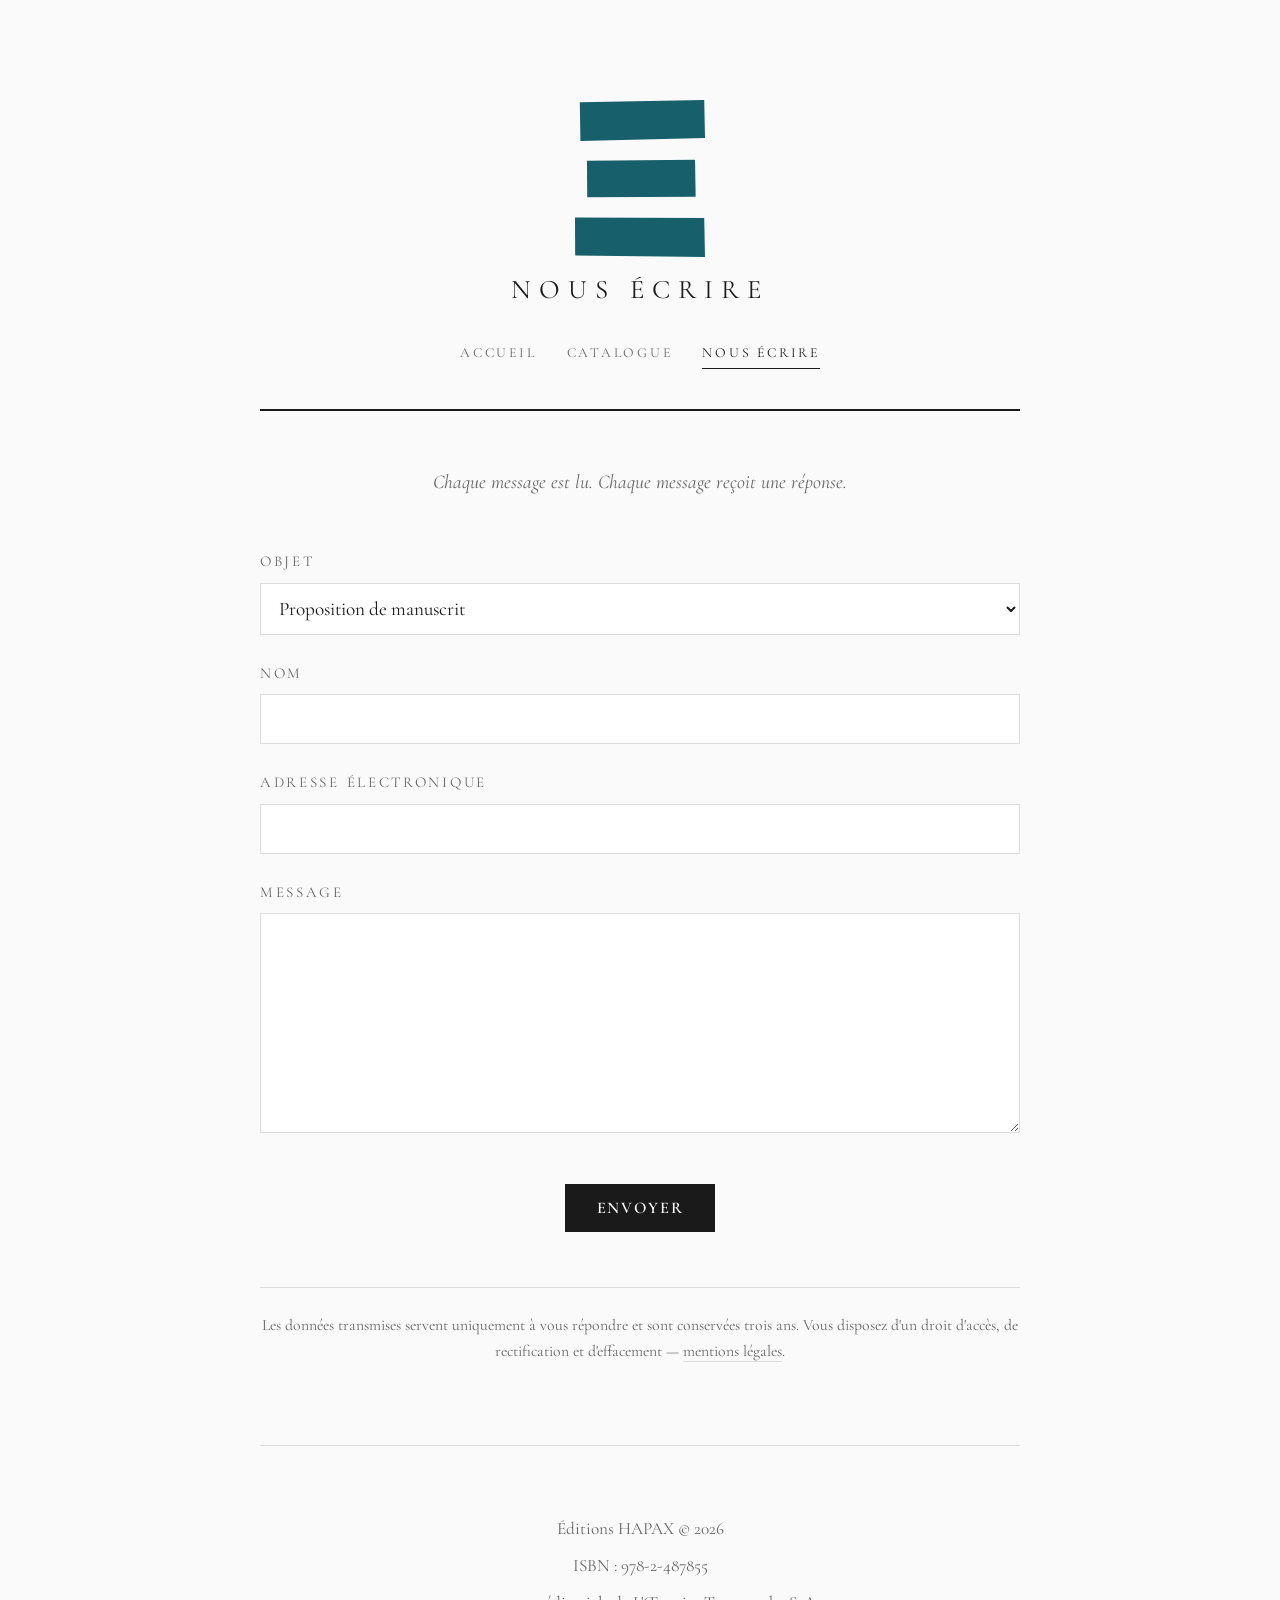
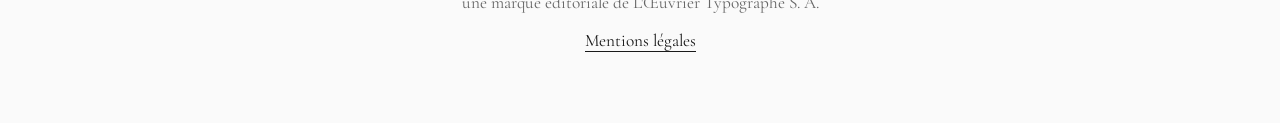
<file: contact.html>
<!DOCTYPE html>
<html lang="fr">
<head>
    <meta charset="UTF-8">
    <meta name="viewport" content="width=device-width, initial-scale=1.0">
    <title>Nous écrire — Éditions HAPAX</title>
    <meta name="description" content="Écrire aux Éditions HAPAX : proposition de manuscrit, presse et critique, commande et disponibilité.">
    <link rel="icon" type="image/png" href="/favicon-96x96.png" sizes="96x96">
    <link rel="icon" type="image/svg+xml" href="/favicon.svg">
    <link rel="shortcut icon" href="/favicon.ico">
    <link rel="apple-touch-icon" sizes="180x180" href="/apple-touch-icon.png">
    <link rel="manifest" href="/site.webmanifest">
    <meta name="theme-color" content="#175F6B">
    <link rel="stylesheet" href="style.css">
    <style>
        .contact-header {
            text-align: center;
            padding: 60px 0 40px;
            border-bottom: 2px solid var(--noir);
            margin-bottom: 55px;
        }

        .contact-header h1 {
            font-size: 1.4em;
            letter-spacing: 0.3em;
        }

        .back-link {
            display: inline-block;
            margin-top: 20px;
            font-size: 0.85em;
            color: var(--gris);
            text-decoration: none;
            letter-spacing: 0.08em;
            border-bottom: 1px solid var(--gris);
            transition: color 0.3s, border-color 0.3s;
        }

        .back-link:hover { color: var(--accent); border-color: var(--accent); }

        .contact-intro {
            text-align: center;
            font-style: italic;
            color: var(--gris);
            font-size: 1.02em;
            margin-bottom: 50px;
        }

        .champ { margin-bottom: 26px; }

        .champ label {
            display: block;
            font-size: 0.78em;
            text-transform: uppercase;
            letter-spacing: 0.18em;
            color: var(--gris);
            margin-bottom: 8px;
        }

        .champ input,
        .champ select,
        .champ textarea {
            width: 100%;
            font-family: 'Cormorant Garamond', serif;
            font-size: 1em;
            color: var(--noir);
            background: white;
            border: 1px solid var(--filet);
            border-radius: 0;
            padding: 12px 14px;
            transition: border-color 0.25s;
        }

        .champ input:focus,
        .champ select:focus,
        .champ textarea:focus {
            outline: none;
            border-color: var(--accent);
        }

        .champ textarea {
            min-height: 220px;
            line-height: 1.7;
            resize: vertical;
        }

        /* Pot de miel : invisible pour l'humain, rempli par les robots. */
        .rucher {
            position: absolute;
            left: -9999px;
            width: 1px;
            height: 1px;
            overflow: hidden;
        }

        .envoi { text-align: center; margin-top: 40px; }

        button.btn {
            cursor: pointer;
            font-family: 'Cormorant Garamond', serif;
        }

        .mention-rgpd {
            margin-top: 55px;
            padding-top: 25px;
            border-top: 1px solid var(--filet);
            font-size: 0.82em;
            color: var(--gris);
            line-height: 1.65;
            text-align: center;
        }

        .mention-rgpd a {
            color: var(--gris);
            border-bottom: 1px solid var(--filet);
            text-decoration: none;
        }

        .mention-rgpd a:hover { color: var(--accent); border-color: var(--accent); }
    </style>
</head>
<body>

    <div class="contact-header">
        <div class="logo"><img src="/images/logo-xi.svg" alt="Éditions HAPAX" width="78" height="94"></div>
        <h1>NOUS ÉCRIRE</h1>
        <nav class="nav-principal">
            <a href="/">Accueil</a>
            <a href="/catalogue">Catalogue</a>
            <a href="/contact" aria-current="page">Nous écrire</a>
        </nav>
    </div>

    <main>

        <p class="contact-intro">Chaque message est lu. Chaque message reçoit une réponse.</p>

        <form action="https://formsubmit.co/cf7d1de6401143d0044fc028e90071f9" method="POST">

            <input type="hidden" name="_subject" value="[hapax] Message depuis le site">
            <input type="hidden" name="_template" value="table">
            <input type="hidden" name="_captcha" value="false">
            <input type="hidden" name="_next" value="https://editions-hapax.org/merci">

            <div class="champ">
                <label for="objet">Objet</label>
                <select id="objet" name="Objet">
                    <option>Proposition de manuscrit</option>
                    <option>Presse et critique</option>
                    <option>Commande et disponibilité</option>
                    <option>Autre</option>
                </select>
            </div>

            <div class="champ">
                <label for="nom">Nom</label>
                <input type="text" id="nom" name="Nom" autocomplete="name" maxlength="120" required>
            </div>

            <div class="champ">
                <label for="email">Adresse électronique</label>
                <input type="email" id="email" name="email" autocomplete="email" maxlength="200" required>
            </div>

            <div class="champ">
                <label for="message">Message</label>
                <textarea id="message" name="Message" maxlength="8000" required></textarea>
            </div>

            <div class="rucher" aria-hidden="true">
                <label for="_honey">Ne remplissez pas ce champ</label>
                <input type="text" id="_honey" name="_honey" tabindex="-1" autocomplete="off">
            </div>

            <div class="envoi">
                <button type="submit" class="btn">Envoyer</button>
            </div>

        </form>

        <p class="mention-rgpd">
            Les données transmises servent uniquement à vous répondre et sont conservées trois ans.
            Vous disposez d'un droit d'accès, de rectification et d'effacement —
            <a href="/mentions-legales">mentions légales</a>.
        </p>

    </main>

    <footer>
        <p>Éditions HAPAX &copy; 2026</p>
        <p>ISBN&nbsp;: 978-2-487855</p>
        <p>une marque éditoriale de L'Œuvrier Typographe S.&nbsp;A.</p>
        <p><a href="/mentions-legales">Mentions légales</a></p>
    </footer>

</body>
</html>
</file>
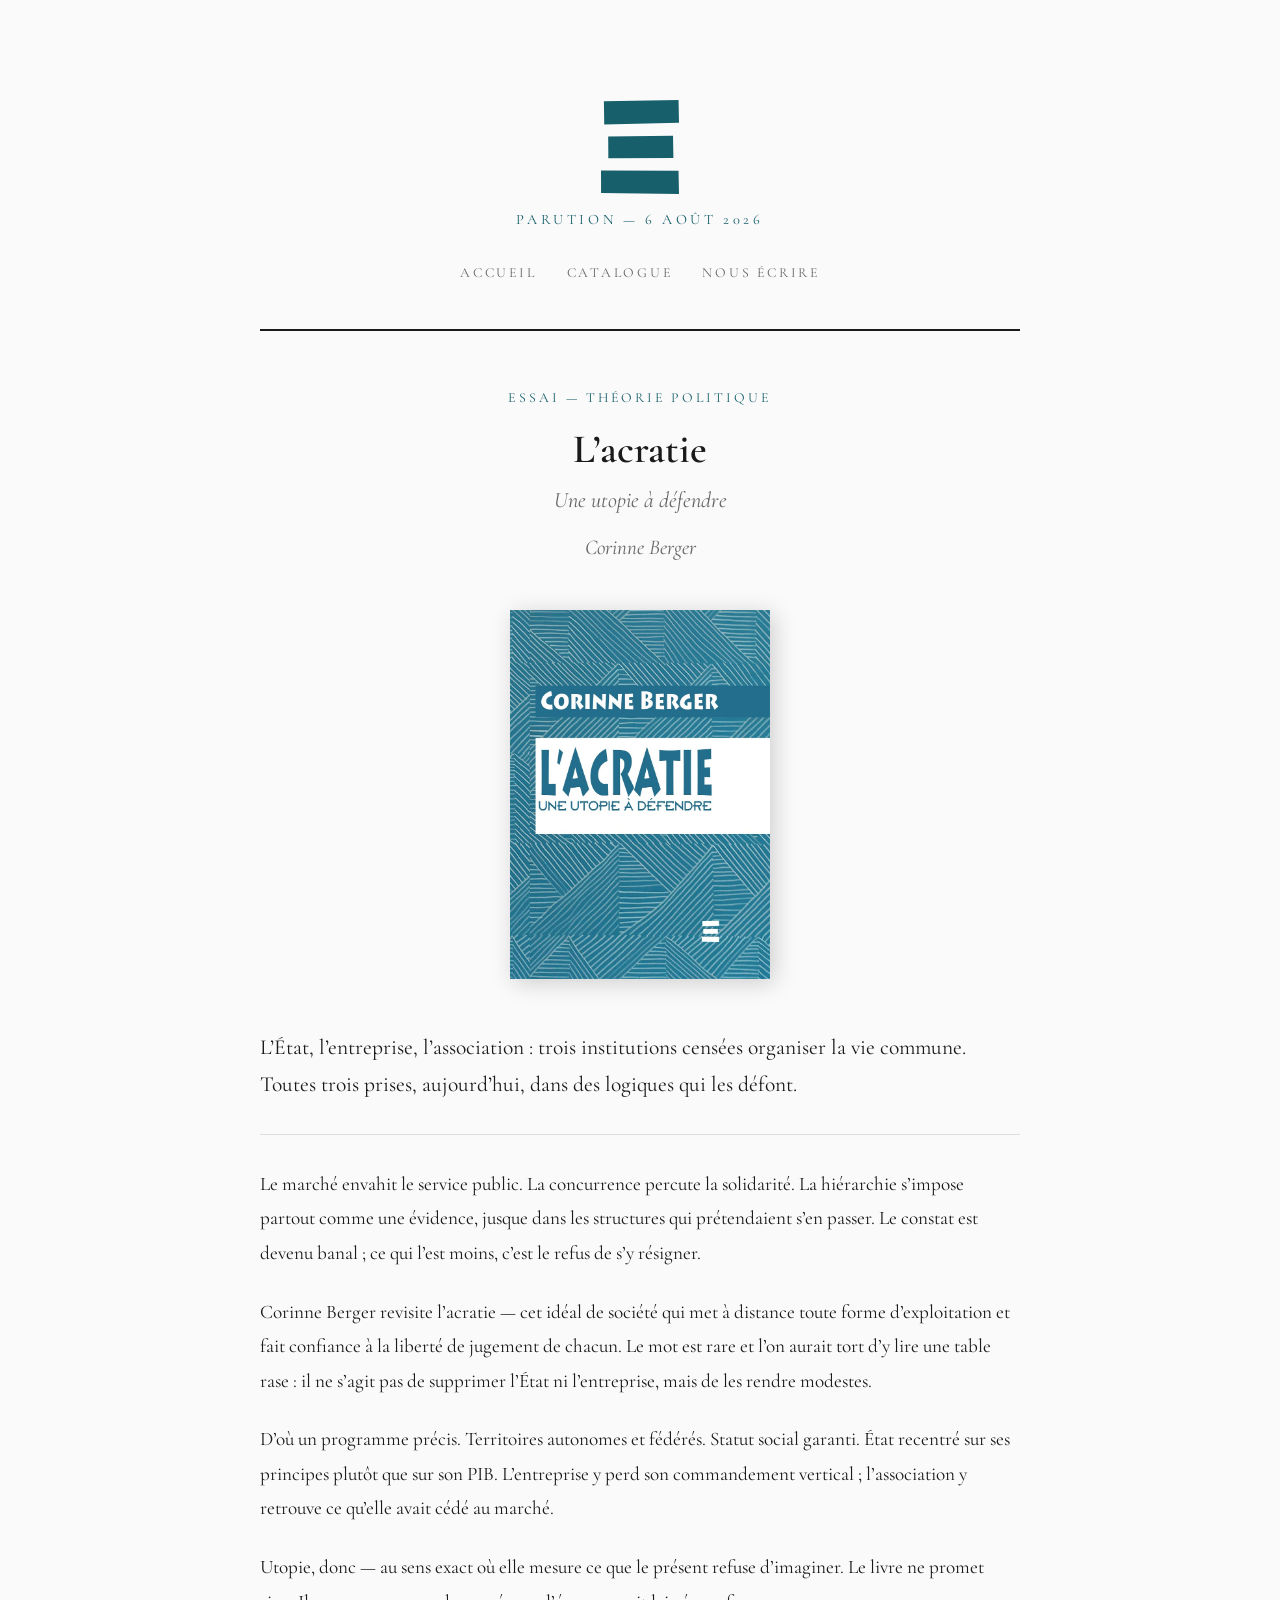
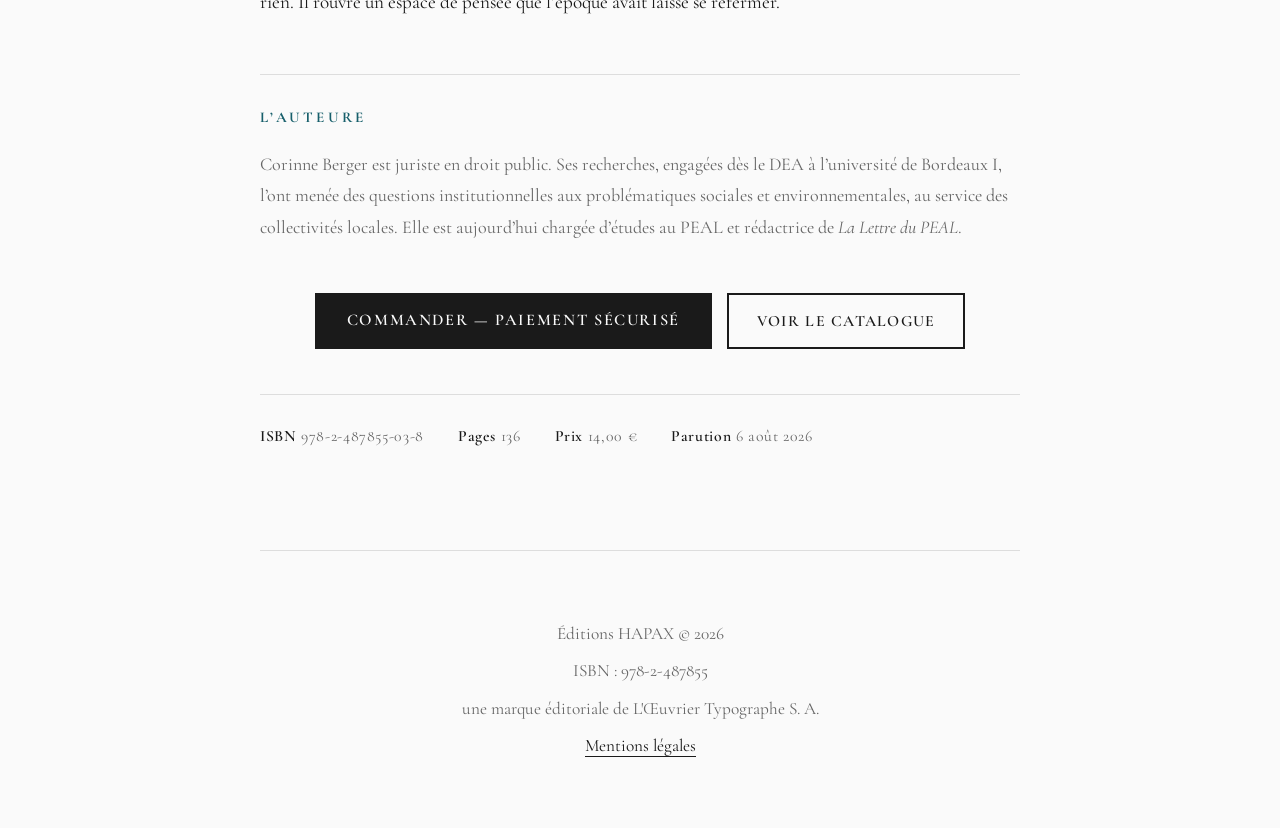
<file: corinne-berger-l-acratie.html>
<!DOCTYPE html>
<html lang="fr">
<head>
    <meta charset="UTF-8">
    <meta name="viewport" content="width=device-width, initial-scale=1.0">
    <title>L'acratie — Corinne Berger — Éditions HAPAX</title>
    <meta name="description" content="L'acratie, une utopie à défendre, de Corinne Berger : l'État, l'entreprise et l'association repensés à distance de toute exploitation. Essai de théorie politique publié aux Éditions HAPAX.">
    <link rel="canonical" href="https://editions-hapax.org/corinne-berger-l-acratie">

    <meta property="og:type" content="book">
    <meta property="og:site_name" content="Éditions HAPAX">
    <meta property="og:locale" content="fr_FR">
    <meta property="og:url" content="https://editions-hapax.org/corinne-berger-l-acratie">
    <meta property="og:title" content="L'acratie, une utopie à défendre — Corinne Berger">
    <meta property="og:description" content="Non un monde sans État ni sans entreprise, mais des structures plus modestes : territoires fédérés, statut social garanti, État recentré sur ses principes.">
    <meta property="og:image" content="https://editions-hapax.org/images/couvertures/corinne-berger-l-acratie.jpg">
    <meta property="og:image:alt" content="Couverture — L'acratie, Corinne Berger">
    <meta name="twitter:card" content="summary_large_image">

    <link rel="icon" type="image/png" href="/favicon-96x96.png" sizes="96x96">
    <link rel="icon" type="image/svg+xml" href="/favicon.svg">
    <link rel="shortcut icon" href="/favicon.ico">
    <link rel="apple-touch-icon" sizes="180x180" href="/apple-touch-icon.png">
    <link rel="manifest" href="/site.webmanifest">
    <meta name="theme-color" content="#175F6B">
    <link rel="stylesheet" href="style.css">
    <style>
        .annonce-header {
            text-align: center;
            padding: 60px 0 40px;
            border-bottom: 2px solid var(--noir);
            margin-bottom: 55px;
        }

        .surtitre {
            font-size: 0.75em;
            text-transform: uppercase;
            letter-spacing: 0.25em;
            color: var(--accent);
            margin-top: 14px;
        }

        /* ── Titraille ── */
        .titraille {
            text-align: center;
            margin-bottom: 45px;
        }

        .titraille .genre {
            font-size: 0.72em;
            text-transform: uppercase;
            letter-spacing: 0.22em;
            color: var(--accent);
            margin-bottom: 16px;
        }

        .titraille h1 {
            font-size: 2.1em;
            font-weight: 600;
            line-height: 1.2;
            letter-spacing: 0;
            text-transform: none;
            margin-bottom: 8px;
        }

        .titraille .sous-titre {
            font-size: 1.15em;
            font-style: italic;
            color: var(--gris);
            margin-bottom: 10px;
        }

        .titraille .auteur {
            font-style: italic;
            color: var(--gris);
            font-size: 1.1em;
        }

        /* ── Couverture ── */
        .couverture {
            max-width: 260px;
            margin: 0 auto 50px;
        }

        .couverture img {
            width: 100%;
            display: block;
            box-shadow: 4px 4px 22px rgba(0,0,0,0.18);
        }

        /* ── Corps ── */
        .chapeau {
            font-size: 1.12em;
            line-height: 1.75;
            margin-bottom: 32px;
            padding-bottom: 30px;
            border-bottom: 1px solid var(--filet);
        }

        .corps p {
            margin-bottom: 24px;
            line-height: 1.8;
        }

        .corps em { font-style: italic; }

        /* ── Presse ── */
        .presse {
            margin: 60px 0 0;
            padding: 34px 34px 30px;
            background: var(--fond-doux);
            border-left: 3px solid var(--accent);
        }

        .presse .mention {
            font-size: 0.72em;
            text-transform: uppercase;
            letter-spacing: 0.22em;
            color: var(--accent);
            margin-bottom: 20px;
        }

        .presse blockquote {
            font-size: 1.25em;
            font-style: italic;
            line-height: 1.6;
            margin-bottom: 18px;
        }

        .presse .source {
            font-size: 0.88em;
            color: var(--gris);
            line-height: 1.6;
        }

        .presse .source a {
            color: var(--accent);
            text-decoration: none;
            border-bottom: 1px solid var(--filet);
            transition: border-color 0.3s;
        }

        .presse .source a:hover { border-bottom-color: var(--accent); }

        /* ── Biographie ── */
        .biographie {
            margin-top: 55px;
            padding-top: 30px;
            border-top: 1px solid var(--filet);
        }

        .biographie h2 {
            font-size: 0.78em;
            text-transform: uppercase;
            letter-spacing: 0.22em;
            color: var(--accent);
            margin-bottom: 18px;
        }

        .biographie p {
            font-size: 0.94em;
            line-height: 1.75;
            color: var(--gris);
        }

        /* ── Fiche technique ── */
        .fiche-technique {
            display: flex;
            flex-wrap: wrap;
            gap: 12px 34px;
            margin: 45px 0 0;
            padding-top: 28px;
            border-top: 1px solid var(--filet);
            font-size: 0.82em;
            color: var(--gris);
            letter-spacing: 0.04em;
        }

        .fiche-technique strong { color: var(--noir); font-weight: 600; }

        /* ── CTA ── */
        .cta {
            text-align: center;
            padding: 50px 0 20px;
        }

        .cta .boutons {
            display: flex;
            gap: 15px;
            flex-wrap: wrap;
            justify-content: center;
        }

        .btn-outline {
            display: inline-flex;
            align-items: center;
            padding: 12px 28px;
            background: transparent;
            color: var(--noir);
            text-decoration: none;
            font-weight: 600;
            letter-spacing: 0.08em;
            text-transform: uppercase;
            font-size: 0.82em;
            border: 2px solid var(--noir);
            transition: all 0.3s ease;
        }

        .btn-outline:hover { background: var(--noir); color: var(--blanc); }

        @media (max-width: 700px) {
            .titraille h1 { font-size: 1.6em; }
            .couverture { max-width: 200px; }
            .presse { padding: 24px 22px; }
            .presse blockquote { font-size: 1.1em; }
            .fiche-technique { flex-direction: column; gap: 8px; }
        }
    </style>
</head>
<body>

    <div class="annonce-header">
        <div class="logo"><img src="/images/logo-xi.svg" alt="Éditions HAPAX" width="78" height="94"></div>
        <p class="surtitre">Parution — 6 août 2026</p>
        <nav class="nav-principal">
            <a href="/">Accueil</a>
            <a href="/catalogue">Catalogue</a>
            <a href="/contact">Nous écrire</a>
        </nav>
    </div>

    <main>

        <div class="titraille">
            <p class="genre">Essai &mdash; Théorie politique</p>
            <h1>L&rsquo;acratie</h1>
            <p class="sous-titre">Une utopie à défendre</p>
            <p class="auteur">Corinne Berger</p>
        </div>

        <div class="couverture">
            <img src="/images/couvertures/corinne-berger-l-acratie.jpg"
                 alt="Couverture — L'acratie, Corinne Berger">
        </div>

        <p class="chapeau">
            L&rsquo;État, l&rsquo;entreprise, l&rsquo;association&nbsp;: trois institutions
            censées organiser la vie commune. Toutes trois prises, aujourd&rsquo;hui, dans
            des logiques qui les défont.
        </p>

        <div class="corps">
            <p>
                Le marché envahit le service public. La concurrence percute la solidarité.
                La hiérarchie s&rsquo;impose partout comme une évidence, jusque dans les
                structures qui prétendaient s&rsquo;en passer. Le constat est devenu banal&nbsp;;
                ce qui l&rsquo;est moins, c&rsquo;est le refus de s&rsquo;y résigner.
            </p>

            <p>
                Corinne Berger revisite l&rsquo;acratie — cet idéal de société qui met à
                distance toute forme d&rsquo;exploitation et fait confiance à la liberté de
                jugement de chacun. Le mot est rare et l&rsquo;on aurait tort d&rsquo;y lire
                une table rase&nbsp;: il ne s&rsquo;agit pas de supprimer l&rsquo;État ni
                l&rsquo;entreprise, mais de les rendre modestes.
            </p>

            <p>
                D&rsquo;où un programme précis. Territoires autonomes et fédérés. Statut
                social garanti. État recentré sur ses principes plutôt que sur son PIB.
                L&rsquo;entreprise y perd son commandement vertical&nbsp;; l&rsquo;association
                y retrouve ce qu&rsquo;elle avait cédé au marché.
            </p>

            <p>
                Utopie, donc — au sens exact où elle mesure ce que le présent refuse
                d&rsquo;imaginer. Le livre ne promet rien. Il rouvre un espace de pensée que
                l&rsquo;époque avait laissé se refermer.
            </p>
        </div>

        <div class="biographie">
            <h2>L&rsquo;auteure</h2>
            <p>
                Corinne Berger est juriste en droit public. Ses recherches, engagées dès le
                DEA à l&rsquo;université de Bordeaux I, l&rsquo;ont menée des questions
                institutionnelles aux problématiques sociales et environnementales, au
                service des collectivités locales. Elle est aujourd&rsquo;hui chargée
                d&rsquo;études au PEAL et rédactrice de <em>La Lettre du PEAL</em>.
            </p>
        </div>

        <div class="cta">
            <div class="boutons">
                <a href="https://buy.stripe.com/cNi9AM7Do7g4fQg7CoaAw0i"
                   target="_blank" rel="noopener" class="btn">Commander — paiement sécurisé</a>
                <a href="/catalogue" class="btn-outline">Voir le catalogue</a>
            </div>

            <div class="fiche-technique">
                <span><strong>ISBN</strong> 978-2-487855-03-8</span>
                <span><strong>Pages</strong> 136</span>
                <span><strong>Prix</strong> 14,00&nbsp;&euro;</span>
                <span><strong>Parution</strong> 6&nbsp;août 2026</span>
            </div>
        </div>

    </main>

    <footer>
        <p>Éditions HAPAX &copy; 2026</p>
        <p>ISBN&nbsp;: 978-2-487855</p>
        <p>une marque éditoriale de L'Œuvrier Typographe S.&nbsp;A.</p>
        <p><a href="/mentions-legales">Mentions légales</a></p>
    </footer>

</body>
</html>
</file>
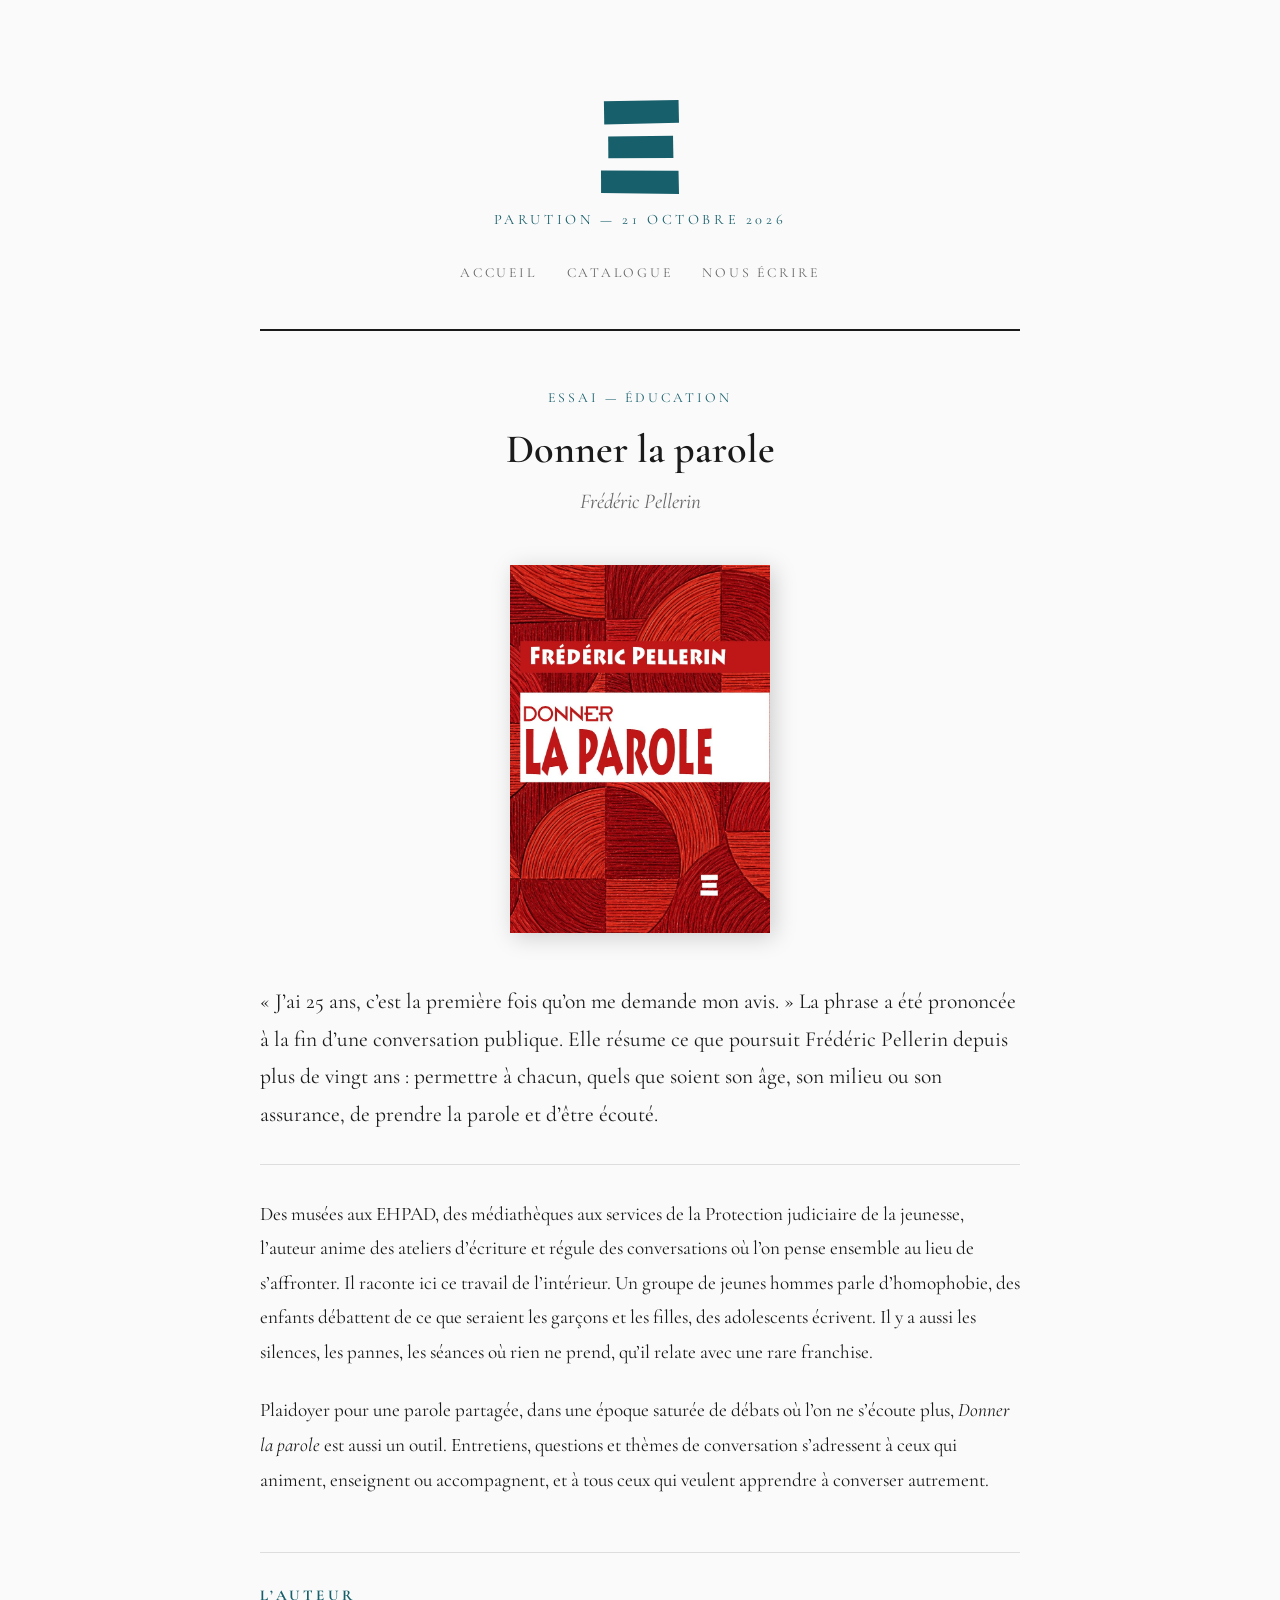
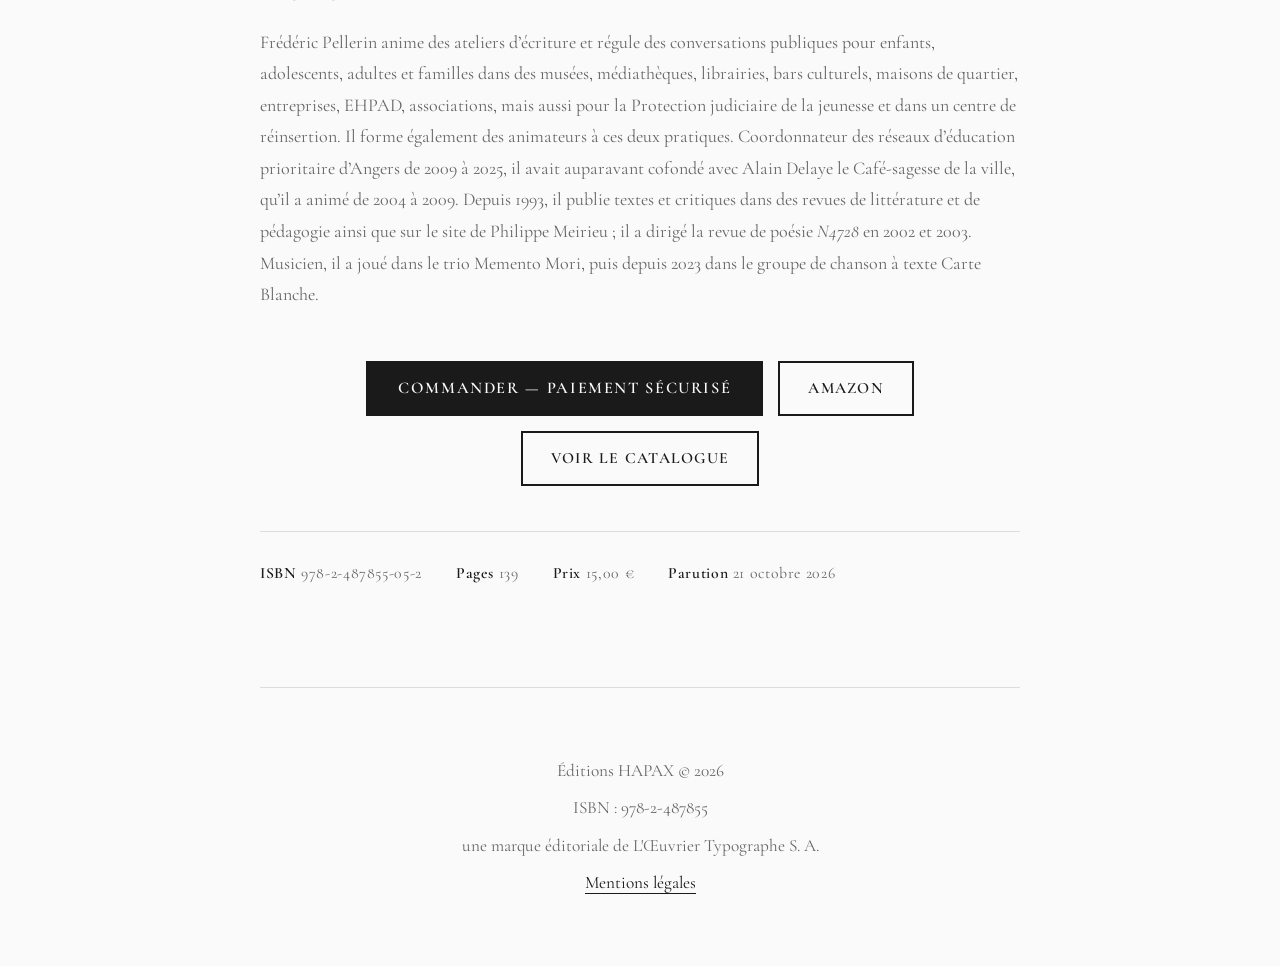
<file: frederic-pellerin-donner-la-parole.html>
<!DOCTYPE html>
<html lang="fr">
<head>
    <meta charset="UTF-8">
    <meta name="viewport" content="width=device-width, initial-scale=1.0">
    <title>Donner la parole — Frédéric Pellerin — Éditions HAPAX</title>
    <meta name="description" content="Donner la parole de Frédéric Pellerin : vingt ans d'ateliers d'écriture et de conversations publiques, des musées aux EHPAD, racontés de l'intérieur. Plaidoyer pour une parole partagée et outil pour ceux qui animent, enseignent ou accompagnent. Essai publié aux Éditions HAPAX.">
    <link rel="canonical" href="https://editions-hapax.org/frederic-pellerin-donner-la-parole">

    <meta property="og:type" content="book">
    <meta property="og:site_name" content="Éditions HAPAX">
    <meta property="og:locale" content="fr_FR">
    <meta property="og:url" content="https://editions-hapax.org/frederic-pellerin-donner-la-parole">
    <meta property="og:title" content="Donner la parole — Frédéric Pellerin">
    <meta property="og:description" content="Permettre à chacun, quels que soient son âge, son milieu ou son assurance, de prendre la parole et d'être écouté.">
    <meta property="og:image" content="https://editions-hapax.org/images/couvertures/pellerin-donner-la-parole.jpg">
    <meta property="og:image:alt" content="Couverture — Donner la parole, Frédéric Pellerin">
    <meta name="twitter:card" content="summary_large_image">

    <link rel="icon" type="image/png" href="/favicon-96x96.png" sizes="96x96">
    <link rel="icon" type="image/svg+xml" href="/favicon.svg">
    <link rel="shortcut icon" href="/favicon.ico">
    <link rel="apple-touch-icon" sizes="180x180" href="/apple-touch-icon.png">
    <link rel="manifest" href="/site.webmanifest">
    <meta name="theme-color" content="#175F6B">
    <link rel="stylesheet" href="style.css">
    <style>
        .annonce-header {
            text-align: center;
            padding: 60px 0 40px;
            border-bottom: 2px solid var(--noir);
            margin-bottom: 55px;
        }

        .surtitre {
            font-size: 0.75em;
            text-transform: uppercase;
            letter-spacing: 0.25em;
            color: var(--accent);
            margin-top: 14px;
        }

        /* ── Titraille ── */
        .titraille {
            text-align: center;
            margin-bottom: 45px;
        }

        .titraille .genre {
            font-size: 0.72em;
            text-transform: uppercase;
            letter-spacing: 0.22em;
            color: var(--accent);
            margin-bottom: 16px;
        }

        .titraille h1 {
            font-size: 2.1em;
            font-weight: 600;
            line-height: 1.2;
            letter-spacing: 0;
            text-transform: none;
            margin-bottom: 10px;
        }

        .titraille .auteur {
            font-style: italic;
            color: var(--gris);
            font-size: 1.1em;
        }

        /* ── Couverture ── */
        .couverture {
            max-width: 260px;
            margin: 0 auto 50px;
        }

        .couverture img {
            width: 100%;
            display: block;
            box-shadow: 4px 4px 22px rgba(0,0,0,0.18);
        }

        /* ── Corps ── */
        .chapeau {
            font-size: 1.12em;
            line-height: 1.75;
            margin-bottom: 32px;
            padding-bottom: 30px;
            border-bottom: 1px solid var(--filet);
        }

        .corps p {
            margin-bottom: 24px;
            line-height: 1.8;
        }

        .corps em { font-style: italic; }

        /* ── Biographie ── */
        .biographie {
            margin-top: 55px;
            padding-top: 30px;
            border-top: 1px solid var(--filet);
        }

        .biographie h2 {
            font-size: 0.78em;
            text-transform: uppercase;
            letter-spacing: 0.22em;
            color: var(--accent);
            margin-bottom: 18px;
        }

        .biographie p {
            font-size: 0.94em;
            line-height: 1.75;
            color: var(--gris);
        }

        /* ── Fiche technique ── */
        .fiche-technique {
            display: flex;
            flex-wrap: wrap;
            gap: 12px 34px;
            margin: 45px 0 0;
            padding-top: 28px;
            border-top: 1px solid var(--filet);
            font-size: 0.82em;
            color: var(--gris);
            letter-spacing: 0.04em;
        }

        .fiche-technique strong { color: var(--noir); font-weight: 600; }

        /* ── CTA ── */
        .cta {
            text-align: center;
            padding: 50px 0 20px;
        }

        .cta .boutons {
            display: flex;
            gap: 15px;
            flex-wrap: wrap;
            justify-content: center;
        }

        .btn-outline {
            display: inline-flex;
            align-items: center;
            padding: 12px 28px;
            background: transparent;
            color: var(--noir);
            text-decoration: none;
            font-weight: 600;
            letter-spacing: 0.08em;
            text-transform: uppercase;
            font-size: 0.82em;
            border: 2px solid var(--noir);
            transition: all 0.3s ease;
        }

        .btn-outline:hover { background: var(--noir); color: var(--blanc); }

        @media (max-width: 700px) {
            .titraille h1 { font-size: 1.6em; }
            .couverture { max-width: 200px; }
            .fiche-technique { flex-direction: column; gap: 8px; }
        }
    </style>
</head>
<body>

    <div class="annonce-header">
        <div class="logo"><img src="/images/logo-xi.svg" alt="Éditions HAPAX" width="78" height="94"></div>
        <p class="surtitre">Parution — 21 octobre 2026</p>
        <nav class="nav-principal">
            <a href="/">Accueil</a>
            <a href="/catalogue">Catalogue</a>
            <a href="/contact">Nous écrire</a>
        </nav>
    </div>

    <main>

        <div class="titraille">
            <p class="genre">Essai &mdash; Éducation</p>
            <h1>Donner la parole</h1>
            <p class="auteur">Frédéric Pellerin</p>
        </div>

        <div class="couverture">
            <img src="/images/couvertures/pellerin-donner-la-parole.jpg"
                 alt="Couverture — Donner la parole, Frédéric Pellerin">
        </div>

        <p class="chapeau">
            &laquo;&nbsp;J&rsquo;ai 25 ans, c&rsquo;est la première fois qu&rsquo;on me demande
            mon avis.&nbsp;&raquo; La phrase a été prononcée à la fin d&rsquo;une conversation
            publique. Elle résume ce que poursuit Frédéric Pellerin depuis plus de vingt
            ans&nbsp;: permettre à chacun, quels que soient son âge, son milieu ou son
            assurance, de prendre la parole et d&rsquo;être écouté.
        </p>

        <div class="corps">
            <p>
                Des musées aux EHPAD, des médiathèques aux services de la Protection
                judiciaire de la jeunesse, l&rsquo;auteur anime des ateliers d&rsquo;écriture
                et régule des conversations où l&rsquo;on pense ensemble au lieu de
                s&rsquo;affronter. Il raconte ici ce travail de l&rsquo;intérieur. Un groupe
                de jeunes hommes parle d&rsquo;homophobie, des enfants débattent de ce que
                seraient les garçons et les filles, des adolescents écrivent. Il y a aussi
                les silences, les pannes, les séances où rien ne prend, qu&rsquo;il relate
                avec une rare franchise.
            </p>

            <p>
                Plaidoyer pour une parole partagée, dans une époque saturée de débats où
                l&rsquo;on ne s&rsquo;écoute plus, <em>Donner la parole</em> est aussi un
                outil. Entretiens, questions et thèmes de conversation s&rsquo;adressent à
                ceux qui animent, enseignent ou accompagnent, et à tous ceux qui veulent
                apprendre à converser autrement.
            </p>
        </div>

        <div class="biographie">
            <h2>L&rsquo;auteur</h2>
            <p>
                Frédéric Pellerin anime des ateliers d&rsquo;écriture et régule des
                conversations publiques pour enfants, adolescents, adultes et familles dans
                des musées, médiathèques, librairies, bars culturels, maisons de quartier,
                entreprises, EHPAD, associations, mais aussi pour la Protection judiciaire
                de la jeunesse et dans un centre de réinsertion. Il forme également des
                animateurs à ces deux pratiques. Coordonnateur des réseaux
                d&rsquo;éducation prioritaire d&rsquo;Angers de 2009 à 2025, il avait
                auparavant cofondé avec Alain Delaye le Café-sagesse de la ville,
                qu&rsquo;il a animé de 2004 à 2009. Depuis 1993, il publie textes et
                critiques dans des revues de littérature et de pédagogie ainsi que sur le
                site de Philippe Meirieu&nbsp;; il a dirigé la revue de poésie
                <em>N4728</em> en 2002 et 2003. Musicien, il a joué dans le trio Memento
                Mori, puis depuis 2023 dans le groupe de chanson à texte Carte Blanche.
            </p>
        </div>

        <div class="cta">
            <div class="boutons">
                <a href="https://buy.stripe.com/8x27sE3n8gQEdI84qcaAw0q"
                   target="_blank" rel="noopener" class="btn">Commander — paiement sécurisé</a>
                <a href="https://www.amazon.fr/dp/2487855053"
                   target="_blank" rel="noopener" class="btn-outline">Amazon</a>
                <a href="/catalogue" class="btn-outline">Voir le catalogue</a>
            </div>

            <div class="fiche-technique">
                <span><strong>ISBN</strong> 978-2-487855-05-2</span>
                <span><strong>Pages</strong> 139</span>
                <span><strong>Prix</strong> 15,00&nbsp;&euro;</span>
                <span><strong>Parution</strong> 21&nbsp;octobre 2026</span>
            </div>
        </div>

    </main>

    <footer>
        <p>Éditions HAPAX &copy; 2026</p>
        <p>ISBN&nbsp;: 978-2-487855</p>
        <p>une marque éditoriale de L'Œuvrier Typographe S.&nbsp;A.</p>
        <p><a href="/mentions-legales">Mentions légales</a></p>
    </footer>

</body>
</html>
</file>
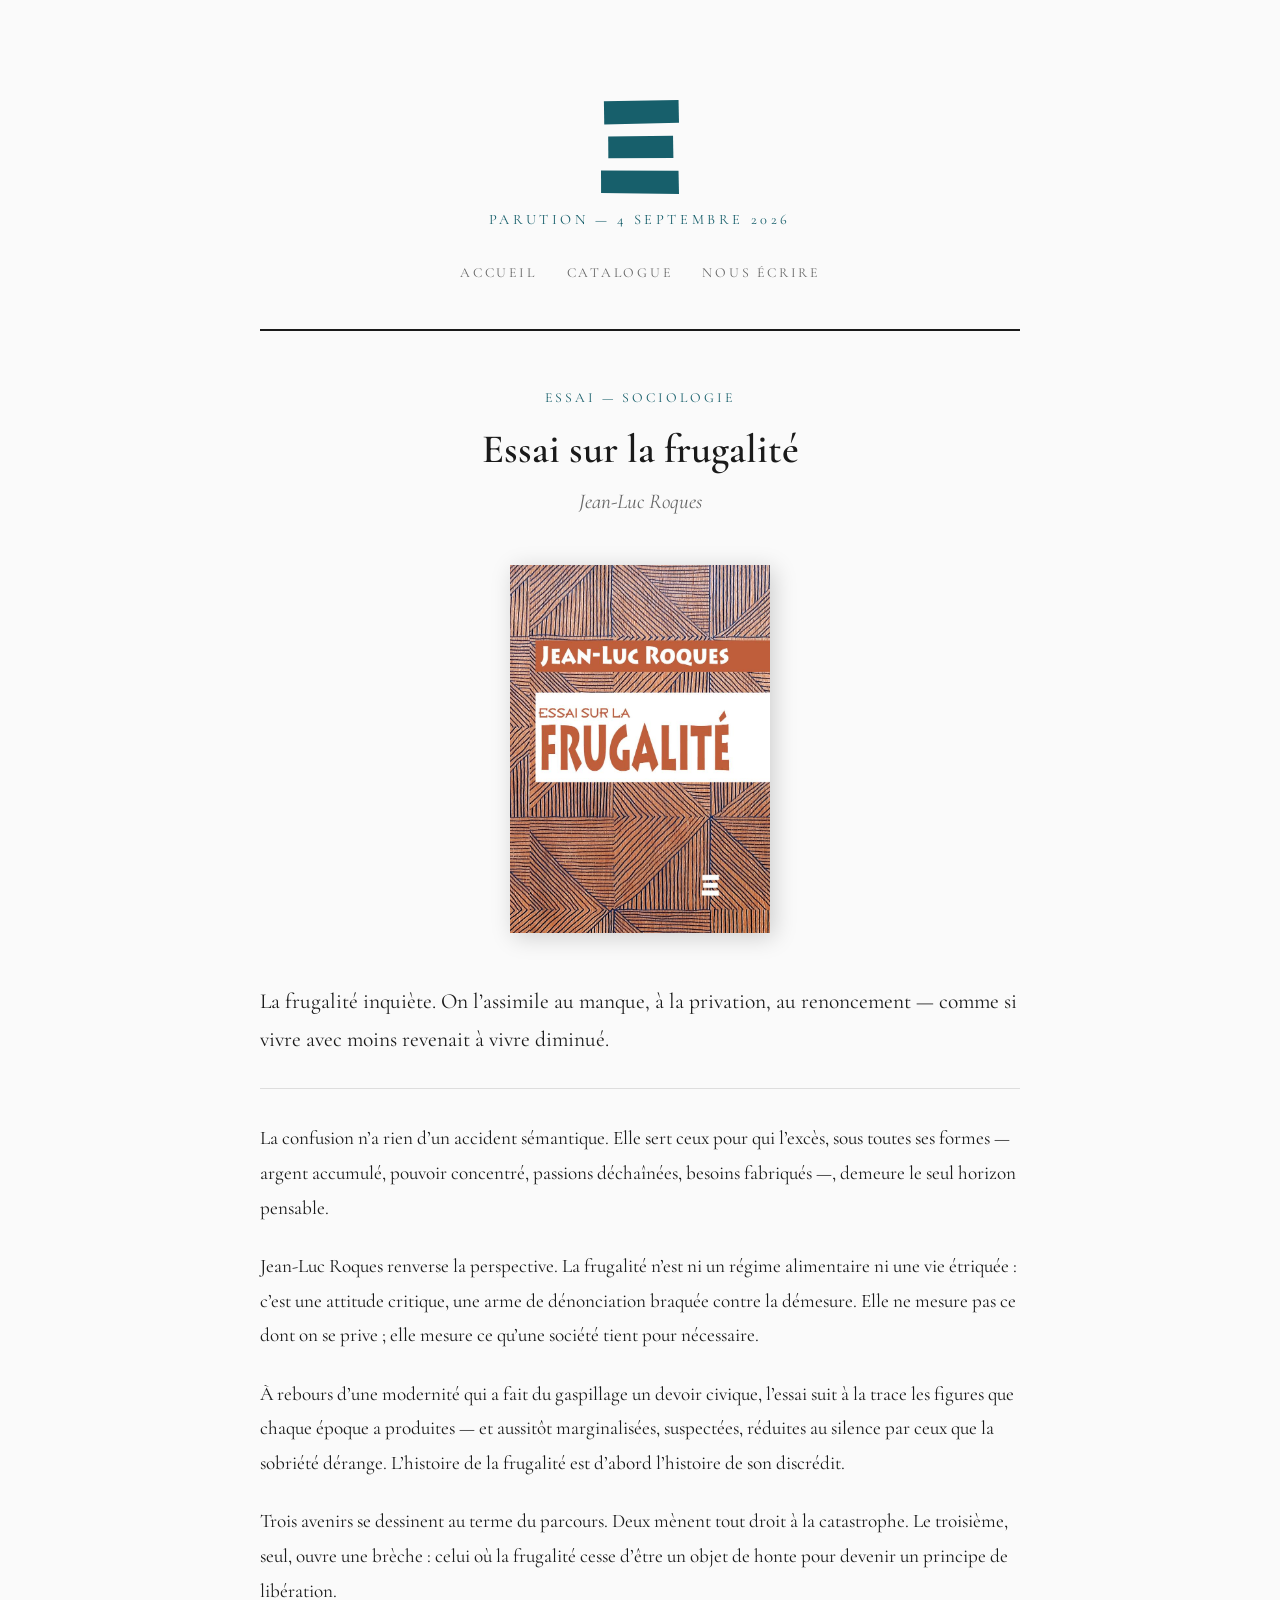
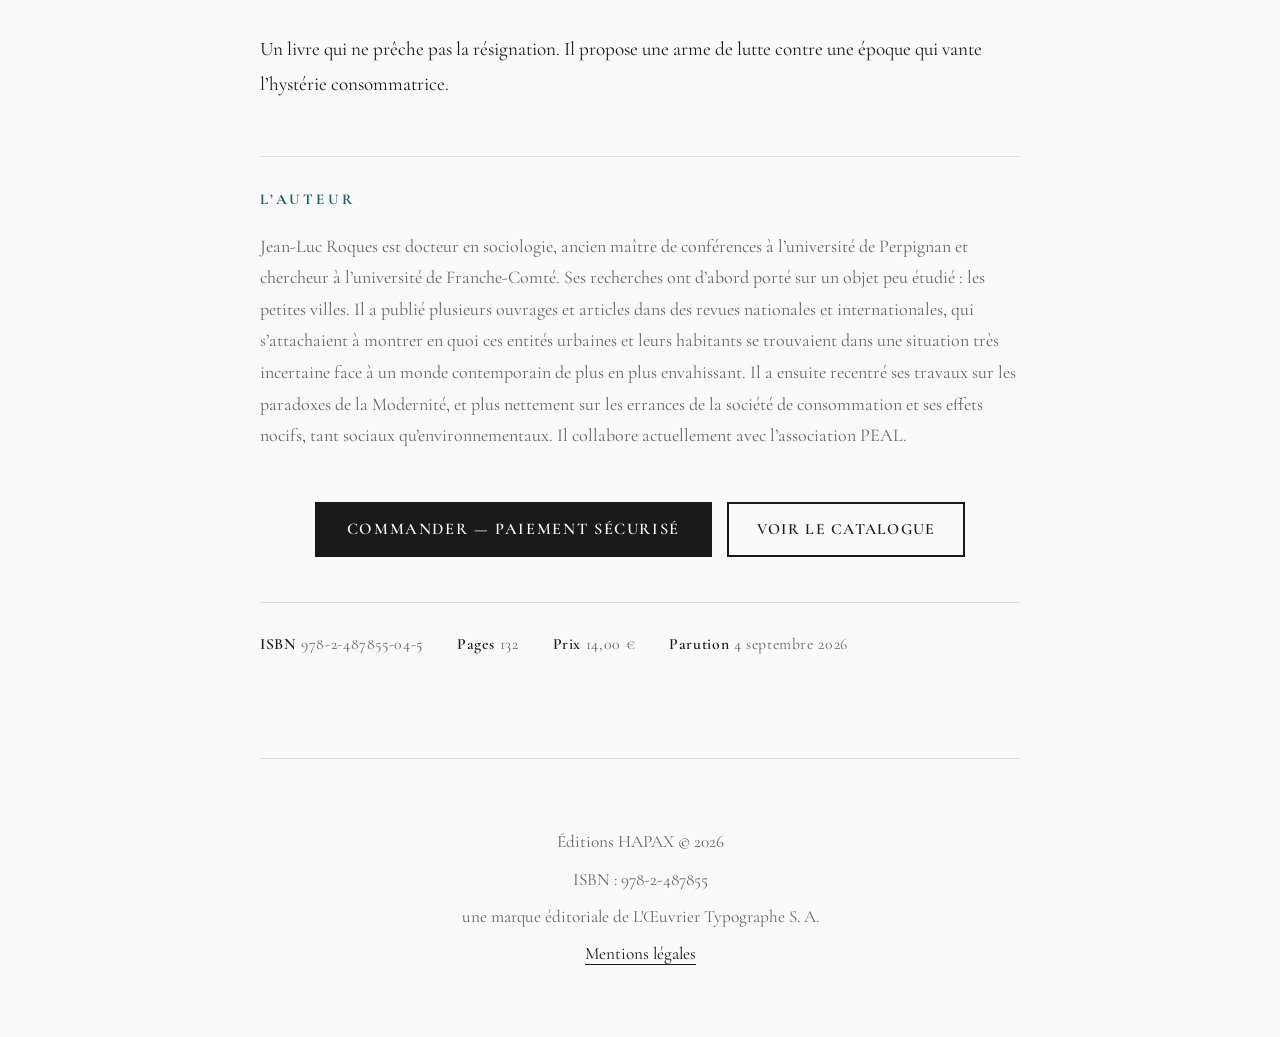
<file: jean-luc-roques-frugalite.html>
<!DOCTYPE html>
<html lang="fr">
<head>
    <meta charset="UTF-8">
    <meta name="viewport" content="width=device-width, initial-scale=1.0">
    <title>Essai sur la frugalité — Jean-Luc Roques — Éditions HAPAX</title>
    <meta name="description" content="Essai sur la frugalité de Jean-Luc Roques : la frugalité n'est ni un régime alimentaire ni une vie étriquée, mais une arme critique braquée contre la démesure. Essai publié aux Éditions HAPAX.">
    <link rel="canonical" href="https://editions-hapax.org/jean-luc-roques-frugalite">

    <meta property="og:type" content="book">
    <meta property="og:site_name" content="Éditions HAPAX">
    <meta property="og:locale" content="fr_FR">
    <meta property="og:url" content="https://editions-hapax.org/jean-luc-roques-frugalite">
    <meta property="og:title" content="Essai sur la frugalité — Jean-Luc Roques">
    <meta property="og:description" content="Ni régime alimentaire ni vie étriquée : une attitude critique, une arme de dénonciation braquée contre la démesure.">
    <meta property="og:image" content="https://editions-hapax.org/images/couvertures/jean-luc-roques-frugalite.jpg">
    <meta property="og:image:alt" content="Couverture — Essai sur la frugalité, Jean-Luc Roques">
    <meta name="twitter:card" content="summary_large_image">

    <link rel="icon" type="image/png" href="/favicon-96x96.png" sizes="96x96">
    <link rel="icon" type="image/svg+xml" href="/favicon.svg">
    <link rel="shortcut icon" href="/favicon.ico">
    <link rel="apple-touch-icon" sizes="180x180" href="/apple-touch-icon.png">
    <link rel="manifest" href="/site.webmanifest">
    <meta name="theme-color" content="#175F6B">
    <link rel="stylesheet" href="style.css">
    <style>
        .annonce-header {
            text-align: center;
            padding: 60px 0 40px;
            border-bottom: 2px solid var(--noir);
            margin-bottom: 55px;
        }

        .surtitre {
            font-size: 0.75em;
            text-transform: uppercase;
            letter-spacing: 0.25em;
            color: var(--accent);
            margin-top: 14px;
        }

        /* ── Titraille ── */
        .titraille {
            text-align: center;
            margin-bottom: 45px;
        }

        .titraille .genre {
            font-size: 0.72em;
            text-transform: uppercase;
            letter-spacing: 0.22em;
            color: var(--accent);
            margin-bottom: 16px;
        }

        .titraille h1 {
            font-size: 2.1em;
            font-weight: 600;
            line-height: 1.2;
            letter-spacing: 0;
            text-transform: none;
            margin-bottom: 10px;
        }

        .titraille .auteur {
            font-style: italic;
            color: var(--gris);
            font-size: 1.1em;
        }

        /* ── Couverture ── */
        .couverture {
            max-width: 260px;
            margin: 0 auto 50px;
        }

        .couverture img {
            width: 100%;
            display: block;
            box-shadow: 4px 4px 22px rgba(0,0,0,0.18);
        }

        /* ── Corps ── */
        .chapeau {
            font-size: 1.12em;
            line-height: 1.75;
            margin-bottom: 32px;
            padding-bottom: 30px;
            border-bottom: 1px solid var(--filet);
        }

        .corps p {
            margin-bottom: 24px;
            line-height: 1.8;
        }

        .corps em { font-style: italic; }

        /* ── Presse ── */
        .presse {
            margin: 60px 0 0;
            padding: 34px 34px 30px;
            background: var(--fond-doux);
            border-left: 3px solid var(--accent);
        }

        .presse .mention {
            font-size: 0.72em;
            text-transform: uppercase;
            letter-spacing: 0.22em;
            color: var(--accent);
            margin-bottom: 20px;
        }

        .presse blockquote {
            font-size: 1.25em;
            font-style: italic;
            line-height: 1.6;
            margin-bottom: 18px;
        }

        .presse .source {
            font-size: 0.88em;
            color: var(--gris);
            line-height: 1.6;
        }

        .presse .source a {
            color: var(--accent);
            text-decoration: none;
            border-bottom: 1px solid var(--filet);
            transition: border-color 0.3s;
        }

        .presse .source a:hover { border-bottom-color: var(--accent); }

        /* ── Biographie ── */
        .biographie {
            margin-top: 55px;
            padding-top: 30px;
            border-top: 1px solid var(--filet);
        }

        .biographie h2 {
            font-size: 0.78em;
            text-transform: uppercase;
            letter-spacing: 0.22em;
            color: var(--accent);
            margin-bottom: 18px;
        }

        .biographie p {
            font-size: 0.94em;
            line-height: 1.75;
            color: var(--gris);
        }

        /* ── Fiche technique ── */
        .fiche-technique {
            display: flex;
            flex-wrap: wrap;
            gap: 12px 34px;
            margin: 45px 0 0;
            padding-top: 28px;
            border-top: 1px solid var(--filet);
            font-size: 0.82em;
            color: var(--gris);
            letter-spacing: 0.04em;
        }

        .fiche-technique strong { color: var(--noir); font-weight: 600; }

        /* ── CTA ── */
        .cta {
            text-align: center;
            padding: 50px 0 20px;
        }

        .cta .boutons {
            display: flex;
            gap: 15px;
            flex-wrap: wrap;
            justify-content: center;
        }

        .btn-outline {
            display: inline-flex;
            align-items: center;
            padding: 12px 28px;
            background: transparent;
            color: var(--noir);
            text-decoration: none;
            font-weight: 600;
            letter-spacing: 0.08em;
            text-transform: uppercase;
            font-size: 0.82em;
            border: 2px solid var(--noir);
            transition: all 0.3s ease;
        }

        .btn-outline:hover { background: var(--noir); color: var(--blanc); }

        @media (max-width: 700px) {
            .titraille h1 { font-size: 1.6em; }
            .couverture { max-width: 200px; }
            .presse { padding: 24px 22px; }
            .presse blockquote { font-size: 1.1em; }
            .fiche-technique { flex-direction: column; gap: 8px; }
        }
    </style>
</head>
<body>

    <div class="annonce-header">
        <div class="logo"><img src="/images/logo-xi.svg" alt="Éditions HAPAX" width="78" height="94"></div>
        <p class="surtitre">Parution — 4 septembre 2026</p>
        <nav class="nav-principal">
            <a href="/">Accueil</a>
            <a href="/catalogue">Catalogue</a>
            <a href="/contact">Nous écrire</a>
        </nav>
    </div>

    <main>

        <div class="titraille">
            <p class="genre">Essai &mdash; Sociologie</p>
            <h1>Essai sur la frugalité</h1>
            <p class="auteur">Jean-Luc Roques</p>
        </div>

        <div class="couverture">
            <img src="/images/couvertures/jean-luc-roques-frugalite.jpg"
                 alt="Couverture — Essai sur la frugalité, Jean-Luc Roques">
        </div>

        <p class="chapeau">
            La frugalité inquiète. On l&rsquo;assimile au manque, à la privation, au
            renoncement — comme si vivre avec moins revenait à vivre diminué.
        </p>

        <div class="corps">
            <p>
                La confusion n&rsquo;a rien d&rsquo;un accident sémantique. Elle sert ceux
                pour qui l&rsquo;excès, sous toutes ses formes — argent accumulé, pouvoir
                concentré, passions déchaînées, besoins fabriqués —, demeure le seul horizon
                pensable.
            </p>

            <p>
                Jean-Luc Roques renverse la perspective. La frugalité n&rsquo;est ni un
                régime alimentaire ni une vie étriquée&nbsp;: c&rsquo;est une attitude
                critique, une arme de dénonciation braquée contre la démesure. Elle ne
                mesure pas ce dont on se prive&nbsp;; elle mesure ce qu&rsquo;une société
                tient pour nécessaire.
            </p>

            <p>
                À rebours d&rsquo;une modernité qui a fait du gaspillage un devoir civique,
                l&rsquo;essai suit à la trace les figures que chaque époque a produites —
                et aussitôt marginalisées, suspectées, réduites au silence par ceux que la
                sobriété dérange. L&rsquo;histoire de la frugalité est d&rsquo;abord
                l&rsquo;histoire de son discrédit.
            </p>

            <p>
                Trois avenirs se dessinent au terme du parcours. Deux mènent tout droit à la
                catastrophe. Le troisième, seul, ouvre une brèche&nbsp;: celui où la
                frugalité cesse d&rsquo;être un objet de honte pour devenir un principe de
                libération.
            </p>

            <p>
                Un livre qui ne prêche pas la résignation. Il propose une arme de lutte
                contre une époque qui vante l&rsquo;hystérie consommatrice.
            </p>
        </div>

        <div class="biographie">
            <h2>L&rsquo;auteur</h2>
            <p>
                Jean-Luc Roques est docteur en sociologie, ancien maître de conférences à
                l&rsquo;université de Perpignan et chercheur à l&rsquo;université de
                Franche-Comté. Ses recherches ont d&rsquo;abord porté sur un objet peu
                étudié&nbsp;: les petites villes. Il a publié plusieurs ouvrages et articles
                dans des revues nationales et internationales, qui s&rsquo;attachaient à
                montrer en quoi ces entités urbaines et leurs habitants se trouvaient dans
                une situation très incertaine face à un monde contemporain de plus en plus
                envahissant. Il a ensuite recentré ses travaux sur les paradoxes de la
                Modernité, et plus nettement sur les errances de la société de consommation
                et ses effets nocifs, tant sociaux qu&rsquo;environnementaux. Il collabore
                actuellement avec l&rsquo;association PEAL.
            </p>
        </div>

        <div class="cta">
            <div class="boutons">
                <a href="https://buy.stripe.com/3cI9AMe1M7g4gUkcWIaAw0l"
                   target="_blank" rel="noopener" class="btn">Commander — paiement sécurisé</a>
                <a href="/catalogue" class="btn-outline">Voir le catalogue</a>
            </div>

            <div class="fiche-technique">
                <span><strong>ISBN</strong> 978-2-487855-04-5</span>
                <span><strong>Pages</strong> 132</span>
                <span><strong>Prix</strong> 14,00&nbsp;&euro;</span>
                <span><strong>Parution</strong> 4&nbsp;septembre 2026</span>
            </div>
        </div>

    </main>

    <footer>
        <p>Éditions HAPAX &copy; 2026</p>
        <p>ISBN&nbsp;: 978-2-487855</p>
        <p>une marque éditoriale de L'Œuvrier Typographe S.&nbsp;A.</p>
        <p><a href="/mentions-legales">Mentions légales</a></p>
    </footer>

</body>
</html>
</file>
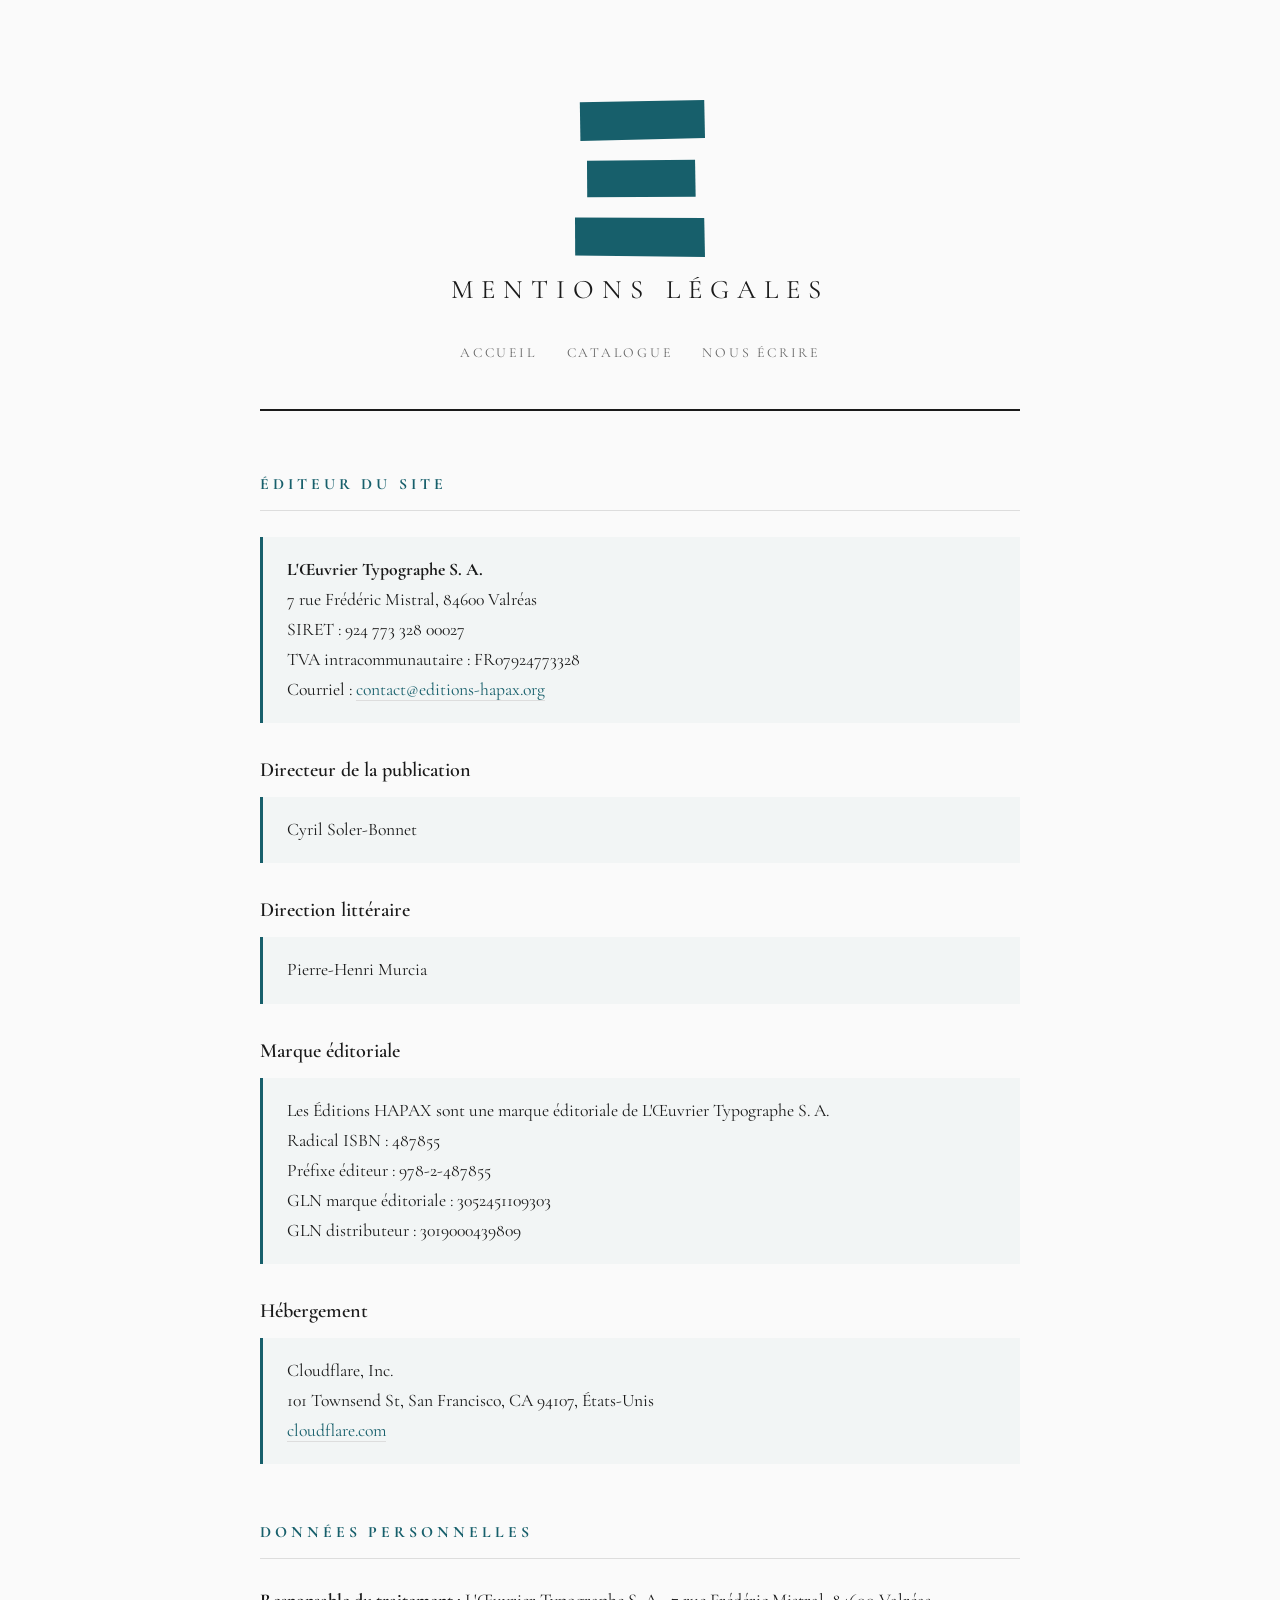
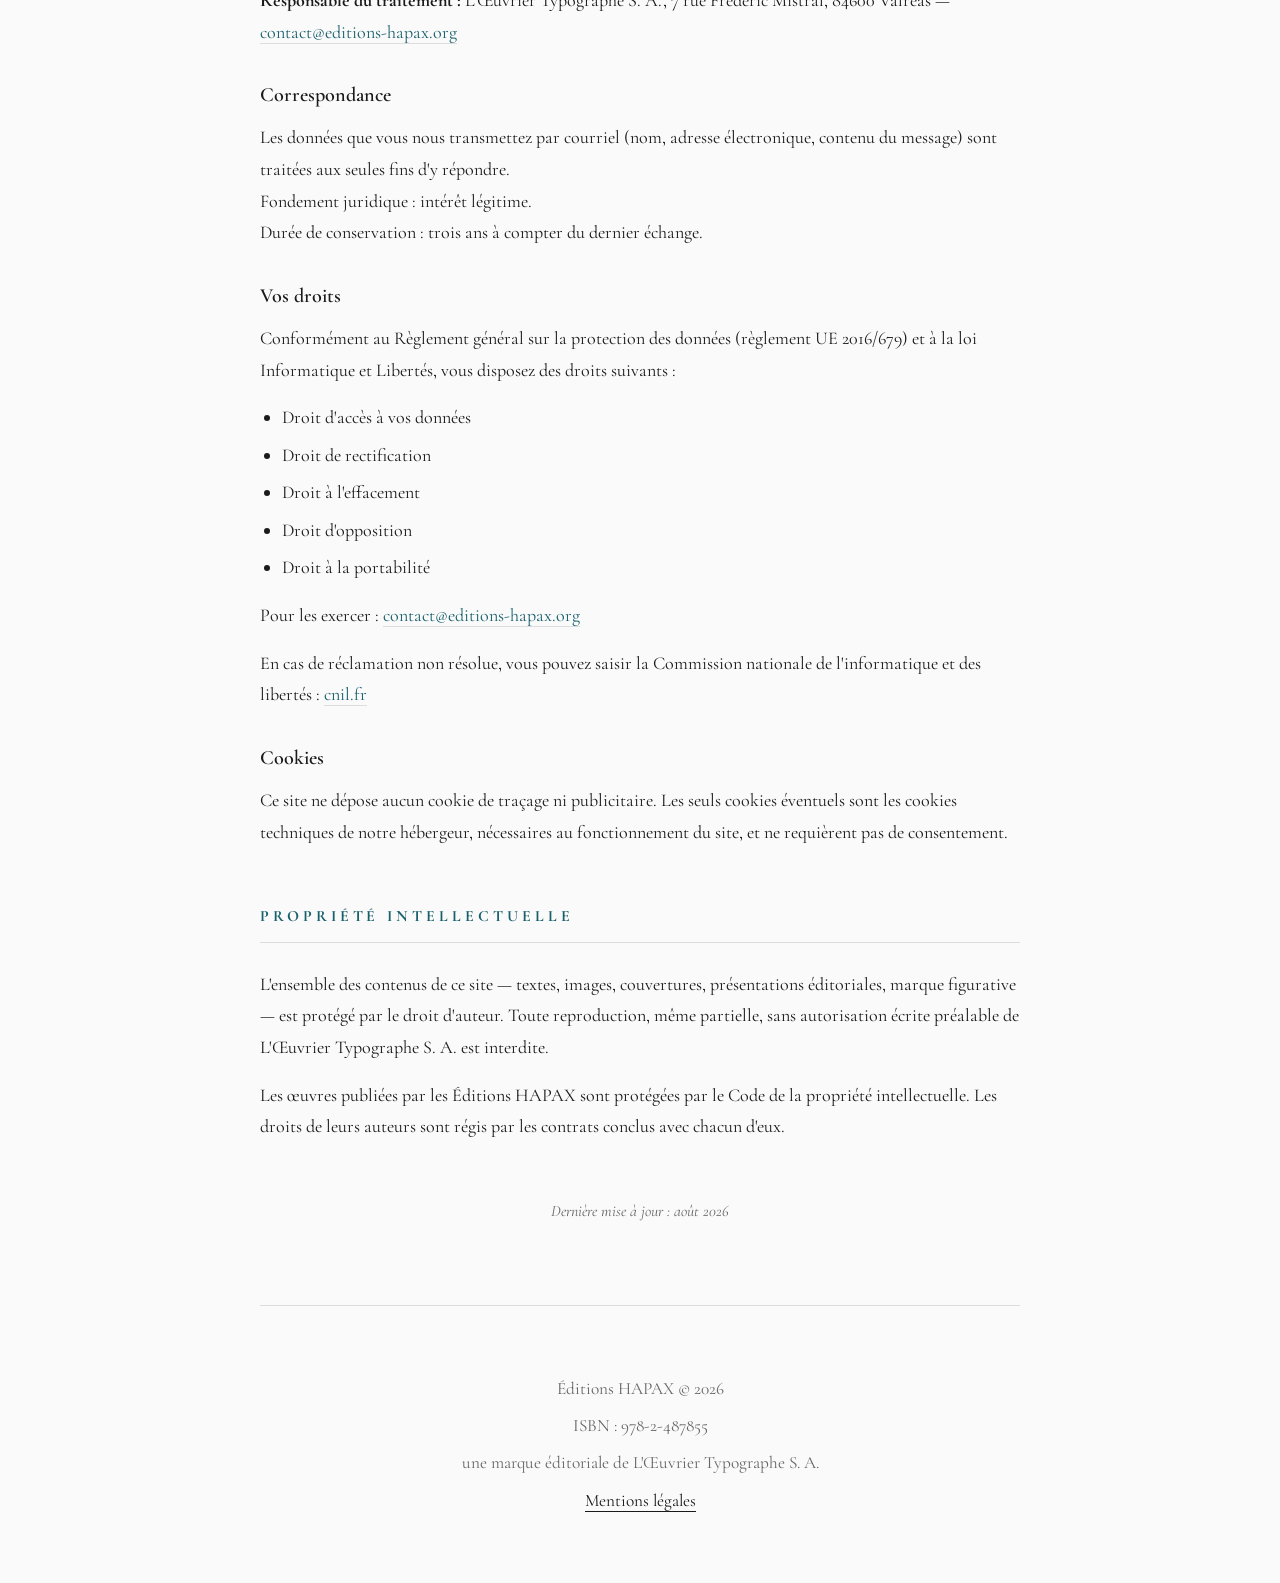
<file: mentions-legales.html>
<!DOCTYPE html>
<html lang="fr">
<head>
    <meta charset="UTF-8">
    <meta name="viewport" content="width=device-width, initial-scale=1.0">
    <title>Mentions légales — Éditions HAPAX</title>
    <meta name="description" content="Mentions légales, protection des données personnelles et traitement des manuscrits reçus — Éditions HAPAX, marque éditoriale de L'Œuvrier Typographe S.A.">
    <meta name="robots" content="noindex, follow">
    <link rel="icon" type="image/png" href="/favicon-96x96.png" sizes="96x96">
    <link rel="icon" type="image/svg+xml" href="/favicon.svg">
    <link rel="shortcut icon" href="/favicon.ico">
    <link rel="apple-touch-icon" sizes="180x180" href="/apple-touch-icon.png">
    <link rel="manifest" href="/site.webmanifest">
    <meta name="theme-color" content="#175F6B">
    <link rel="stylesheet" href="style.css">
    <style>
        .legal-header {
            text-align: center;
            padding: 60px 0 40px;
            border-bottom: 2px solid var(--noir);
            margin-bottom: 60px;
        }

        .legal-header h1 {
            font-size: 1.4em;
            letter-spacing: 0.3em;
        }

        .back-link {
            display: inline-block;
            margin-top: 20px;
            font-size: 0.85em;
            color: var(--gris);
            text-decoration: none;
            letter-spacing: 0.08em;
            border-bottom: 1px solid var(--gris);
            transition: color 0.3s, border-color 0.3s;
        }

        .back-link:hover {
            color: var(--accent);
            border-color: var(--accent);
        }

        .section-legale {
            margin-bottom: 55px;
        }

        .section-legale h2 {
            font-size: 0.82em;
            text-transform: uppercase;
            letter-spacing: 0.25em;
            color: var(--accent);
            border-bottom: 1px solid var(--filet);
            padding-bottom: 12px;
            margin-bottom: 26px;
        }

        .section-legale h3 {
            font-size: 1.05em;
            font-weight: 600;
            margin-top: 30px;
            margin-bottom: 10px;
        }

        .section-legale p,
        .section-legale ul {
            font-size: 0.94em;
            line-height: 1.75;
            margin-bottom: 16px;
        }

        .section-legale ul {
            padding-left: 1.4rem;
        }

        .section-legale li {
            margin-bottom: 6px;
        }

        .bloc-legal {
            background: var(--fond-doux);
            border-left: 3px solid var(--accent);
            padding: 18px 24px;
            margin-bottom: 18px;
            font-size: 0.92em;
            line-height: 1.7;
        }

        .section-legale a {
            color: var(--accent);
            text-decoration: none;
            border-bottom: 1px solid var(--filet);
            transition: border-color 0.3s;
        }

        .section-legale a:hover {
            border-bottom-color: var(--accent);
        }

        .maj {
            font-size: 0.82em;
            font-style: italic;
            color: var(--gris);
            text-align: center;
            margin-top: 50px;
        }

        @media (max-width: 700px) {
            .bloc-legal { padding: 15px 18px; }
        }
    </style>
</head>
<body>

    <div class="legal-header">
        <div class="logo"><img src="/images/logo-xi.svg" alt="Éditions HAPAX" width="78" height="94"></div>
        <h1>MENTIONS LÉGALES</h1>
        <nav class="nav-principal">
            <a href="/">Accueil</a>
            <a href="/catalogue">Catalogue</a>
            <a href="/contact">Nous écrire</a>
        </nav>
    </div>

    <main>

        <!-- 1 -->
        <div class="section-legale">
            <h2>Éditeur du site</h2>

            <div class="bloc-legal">
                <strong>L'Œuvrier Typographe S.&nbsp;A.</strong><br>
                7 rue Frédéric Mistral, 84600 Valréas<br>
                SIRET&nbsp;: 924&nbsp;773&nbsp;328&nbsp;00027<br>
                TVA intracommunautaire&nbsp;: FR07924773328<br>
                Courriel&nbsp;: <a href="mailto:contact@editions-hapax.org">contact@editions-hapax.org</a>
            </div>

            <h3>Directeur de la publication</h3>
            <div class="bloc-legal">Cyril Soler-Bonnet</div>

            <h3>Direction littéraire</h3>
            <div class="bloc-legal">Pierre-Henri Murcia</div>

            <h3>Marque éditoriale</h3>
            <div class="bloc-legal">
                Les Éditions HAPAX sont une marque éditoriale de L'Œuvrier Typographe S.&nbsp;A.<br>
                Radical ISBN&nbsp;: 487855<br>
                Préfixe éditeur&nbsp;: 978-2-487855<br>
                GLN marque éditoriale&nbsp;: 3052451109303<br>
                GLN distributeur&nbsp;: 3019000439809
            </div>

            <h3>Hébergement</h3>
            <div class="bloc-legal">
                Cloudflare, Inc.<br>
                101 Townsend St, San Francisco, CA 94107, États-Unis<br>
                <a href="https://www.cloudflare.com" target="_blank" rel="noopener">cloudflare.com</a>
            </div>
        </div>

        <!-- 2 -->
        <div class="section-legale">
            <h2>Données personnelles</h2>

            <p><strong>Responsable du traitement&nbsp;:</strong> L'Œuvrier Typographe S.&nbsp;A.,
            7 rue Frédéric Mistral, 84600 Valréas —
            <a href="mailto:contact@editions-hapax.org">contact@editions-hapax.org</a></p>

            <h3>Correspondance</h3>
            <p>Les données que vous nous transmettez par courriel (nom, adresse électronique,
            contenu du message) sont traitées aux seules fins d'y répondre.<br>
            Fondement juridique&nbsp;: intérêt légitime.<br>
            Durée de conservation&nbsp;: trois ans à compter du dernier échange.</p>

            <h3>Vos droits</h3>
            <p>Conformément au Règlement général sur la protection des données (règlement UE
            2016/679) et à la loi Informatique et Libertés, vous disposez des droits suivants&nbsp;:</p>
            <ul>
                <li>Droit d'accès à vos données</li>
                <li>Droit de rectification</li>
                <li>Droit à l'effacement</li>
                <li>Droit d'opposition</li>
                <li>Droit à la portabilité</li>
            </ul>
            <p>Pour les exercer&nbsp;:
            <a href="mailto:contact@editions-hapax.org">contact@editions-hapax.org</a></p>
            <p>En cas de réclamation non résolue, vous pouvez saisir la Commission nationale de
            l'informatique et des libertés&nbsp;:
            <a href="https://www.cnil.fr" target="_blank" rel="noopener">cnil.fr</a></p>

            <h3>Cookies</h3>
            <p>Ce site ne dépose aucun cookie de traçage ni publicitaire. Les seuls cookies
            éventuels sont les cookies techniques de notre hébergeur, nécessaires au
            fonctionnement du site, et ne requièrent pas de consentement.</p>
        </div>

        <!-- 3 -->
        <div class="section-legale">
            <h2>Propriété intellectuelle</h2>

            <p>L'ensemble des contenus de ce site — textes, images, couvertures, présentations
            éditoriales, marque figurative — est protégé par le droit d'auteur. Toute reproduction,
            même partielle, sans autorisation écrite préalable de L'Œuvrier Typographe S.&nbsp;A.
            est interdite.</p>

            <p>Les œuvres publiées par les Éditions HAPAX sont protégées par le Code de la
            propriété intellectuelle. Les droits de leurs auteurs sont régis par les contrats
            conclus avec chacun d'eux.</p>
        </div>

        <p class="maj">Dernière mise à jour&nbsp;: août 2026</p>

    </main>

    <footer>
        <p>Éditions HAPAX &copy; 2026</p>
        <p>ISBN&nbsp;: 978-2-487855</p>
        <p>une marque éditoriale de L'Œuvrier Typographe S.&nbsp;A.</p>
        <p><a href="/mentions-legales">Mentions légales</a></p>
    </footer>

</body>
</html>
</file>
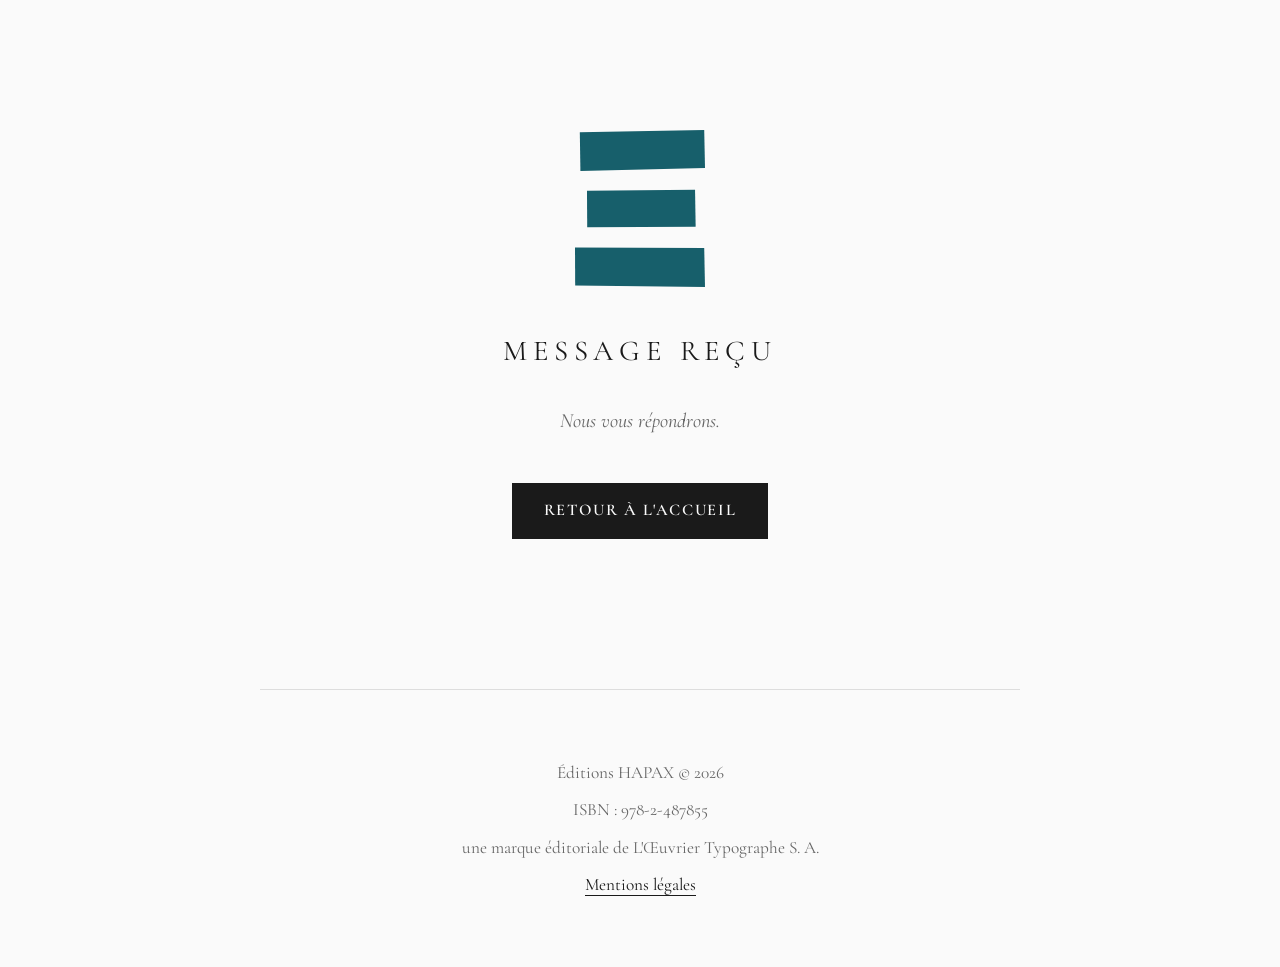
<file: merci.html>
<!DOCTYPE html>
<html lang="fr">
<head>
    <meta charset="UTF-8">
    <meta name="viewport" content="width=device-width, initial-scale=1.0">
    <title>Message reçu — Éditions HAPAX</title>
    <meta name="robots" content="noindex, follow">
    <link rel="icon" type="image/png" href="/favicon-96x96.png" sizes="96x96">
    <link rel="icon" type="image/svg+xml" href="/favicon.svg">
    <link rel="shortcut icon" href="/favicon.ico">
    <link rel="apple-touch-icon" sizes="180x180" href="/apple-touch-icon.png">
    <link rel="manifest" href="/site.webmanifest">
    <meta name="theme-color" content="#175F6B">
    <link rel="stylesheet" href="style.css">
    <style>
        .merci {
            text-align: center;
            padding: 90px 20px 70px;
        }

        .merci .logo img { margin-bottom: 40px; }

        .merci h1 {
            font-size: 1.5em;
            letter-spacing: 0.2em;
            margin-bottom: 28px;
        }

        .merci p {
            font-size: 1.05em;
            font-style: italic;
            color: var(--gris);
            margin-bottom: 45px;
        }
    </style>
</head>
<body>

    <main>
        <div class="merci">
            <div class="logo"><img src="/images/logo-xi.svg" alt="Éditions HAPAX" width="78" height="94"></div>
            <h1>MESSAGE REÇU</h1>
            <p>Nous vous répondrons.</p>
            <a href="/" class="btn">Retour à l'accueil</a>
        </div>
    </main>

    <footer>
        <p>Éditions HAPAX &copy; 2026</p>
        <p>ISBN&nbsp;: 978-2-487855</p>
        <p>une marque éditoriale de L'Œuvrier Typographe S.&nbsp;A.</p>
        <p><a href="/mentions-legales">Mentions légales</a></p>
    </footer>

</body>
</html>
</file>
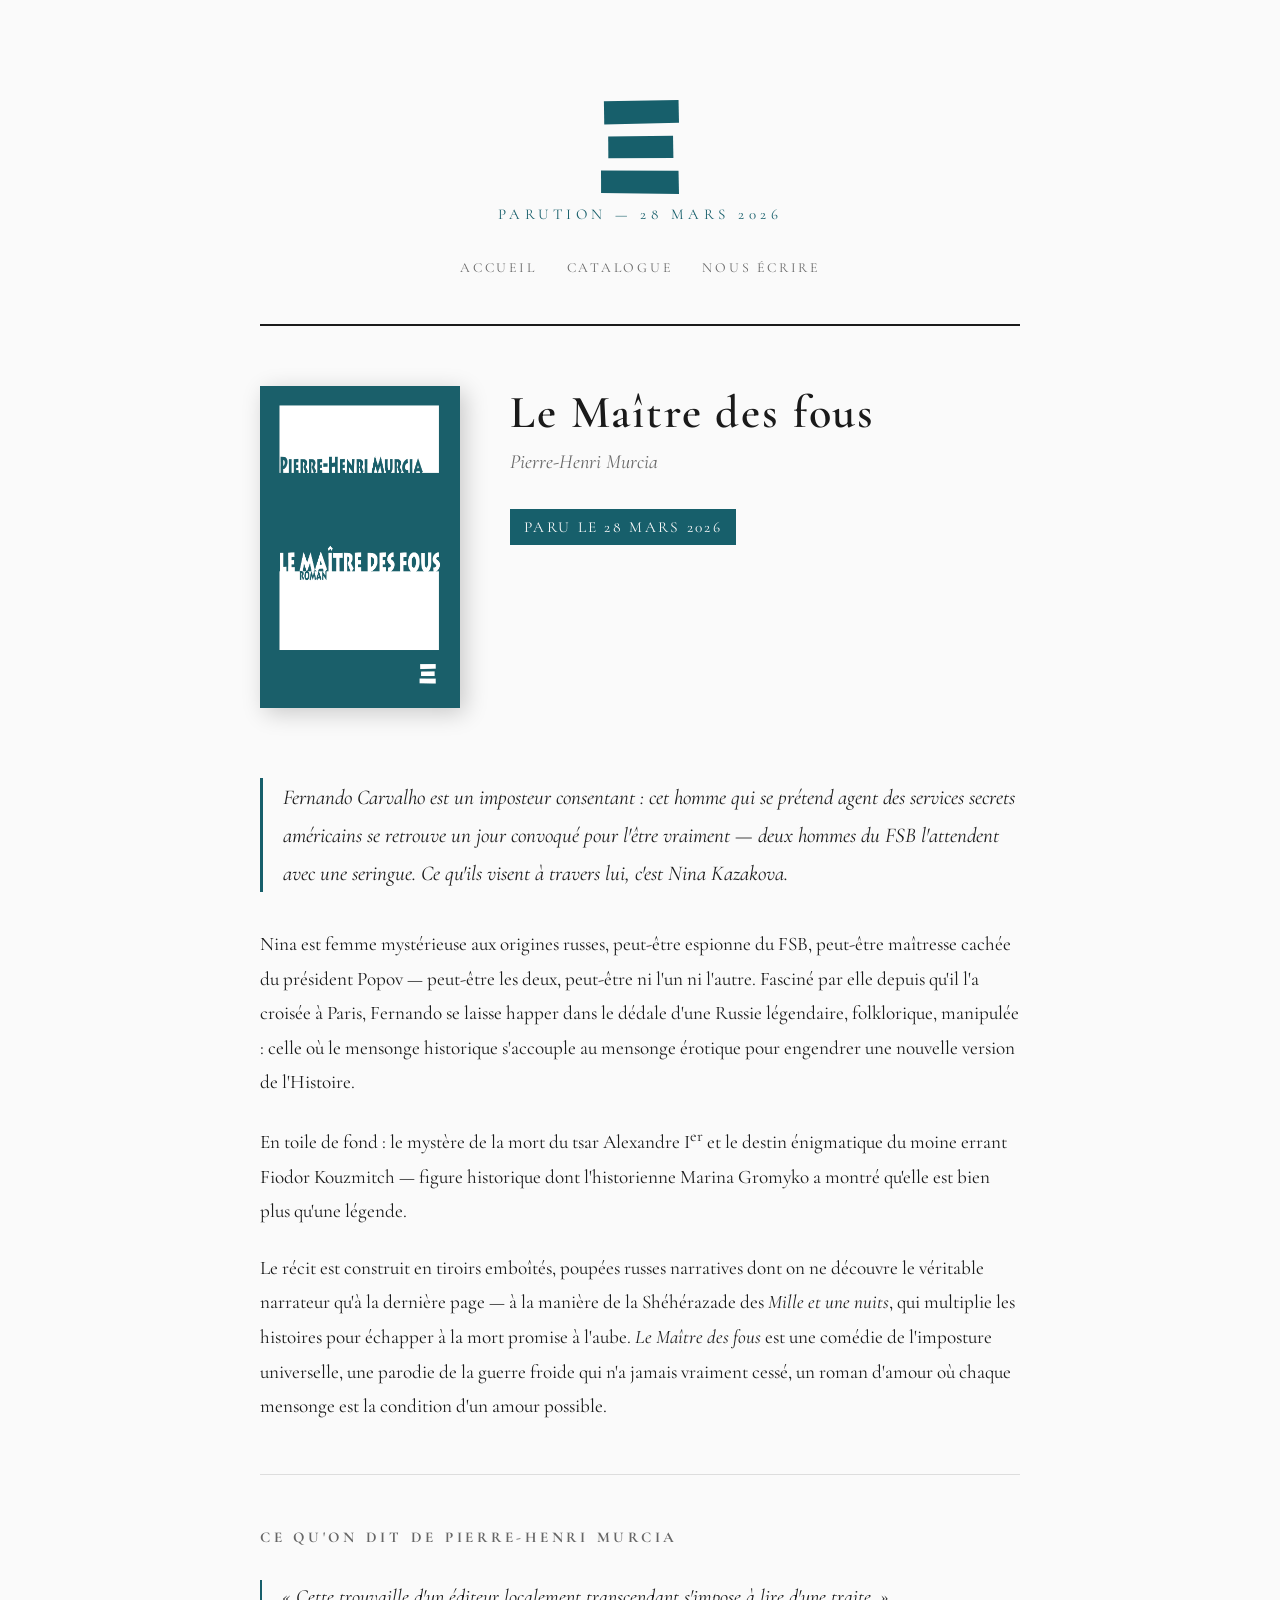
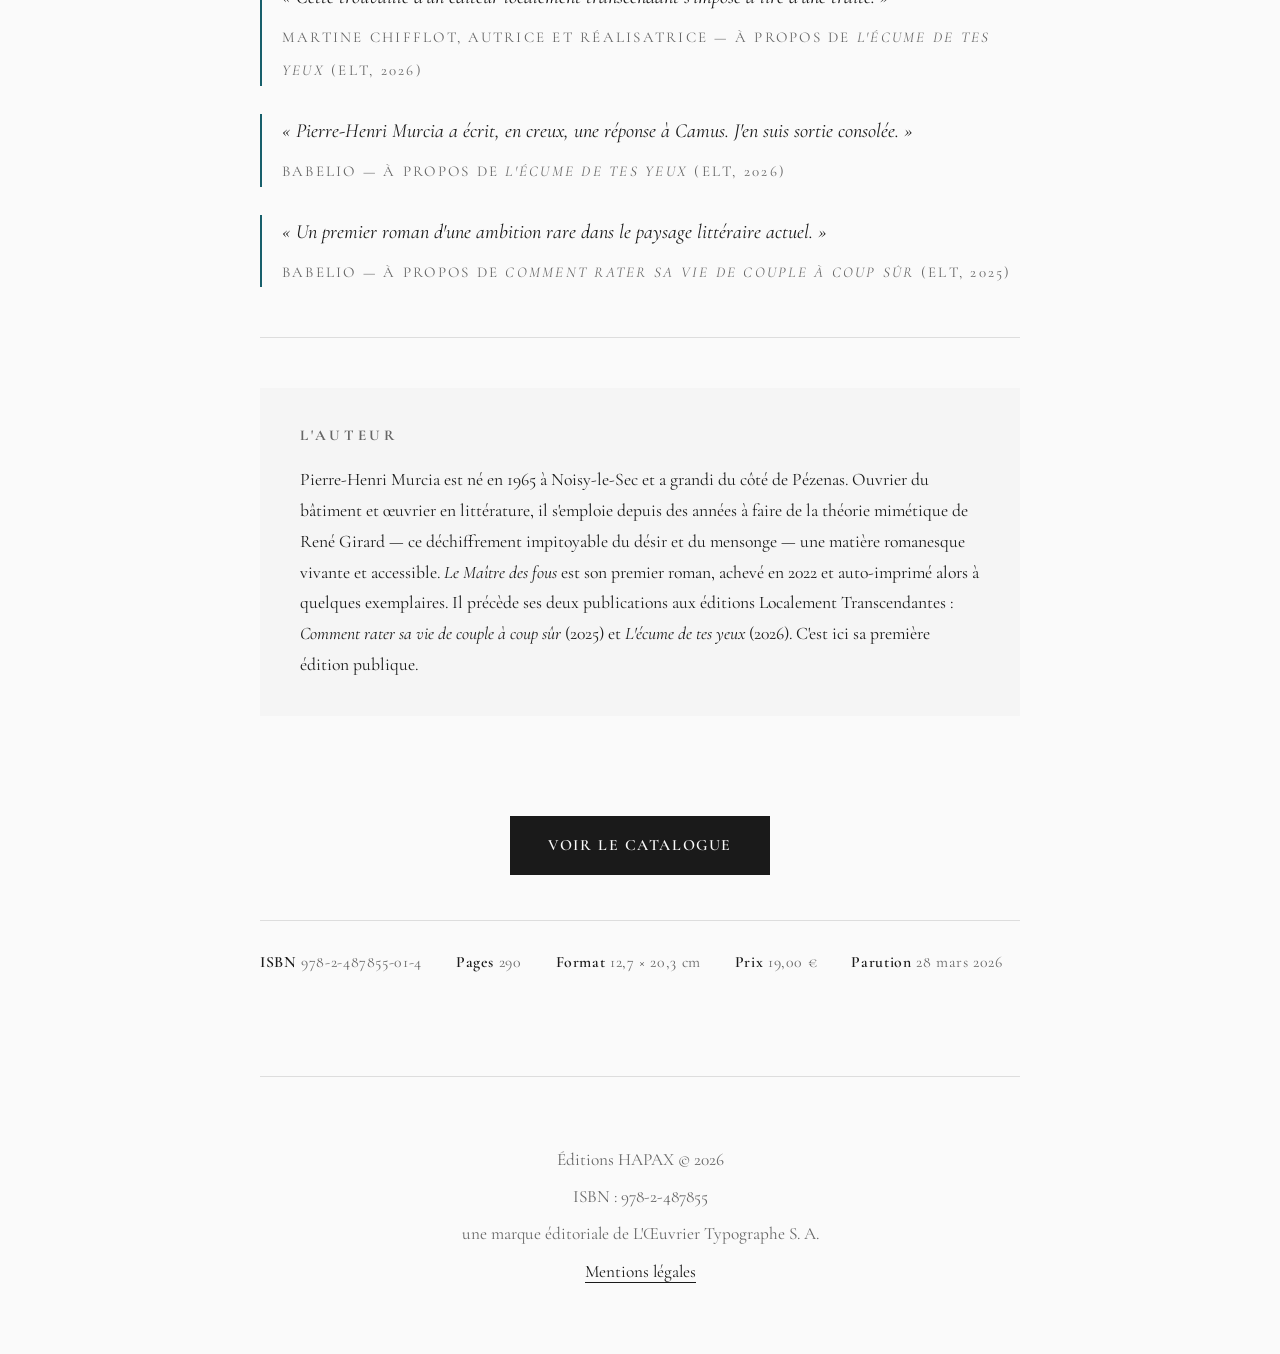
<file: parution-maitre-des-fous.html>
<!DOCTYPE html>
<html lang="fr">
<head>
    <meta charset="UTF-8">
    <meta name="viewport" content="width=device-width, initial-scale=1.0">
    <title>Le Maître des fous — Pierre-Henri Murcia — Éditions HAPAX</title>
    <link rel="icon" type="image/png" href="/favicon-96x96.png" sizes="96x96">
    <link rel="icon" type="image/svg+xml" href="/favicon.svg">
    <link rel="shortcut icon" href="/favicon.ico">
    <link rel="apple-touch-icon" sizes="180x180" href="/apple-touch-icon.png">
    <link rel="manifest" href="/site.webmanifest">
    <meta name="theme-color" content="#175F6B">
    <link rel="stylesheet" href="style.css">
    <style>
        /* ── En-tête page ── */
        .annonce-header {
            text-align: center;
            padding: 60px 0 40px;
            border-bottom: 2px solid var(--noir);
            margin-bottom: 60px;
        }
        .annonce-header .logo {
            font-size: 3em;
            margin-bottom: 8px;
        }
        .annonce-header .surtitre {
            font-size: 0.78em;
            letter-spacing: 0.3em;
            text-transform: uppercase;
            color: var(--accent);
            margin-bottom: 6px;
        }
        .back-link {
            display: inline-block;
            margin-top: 18px;
            font-size: 0.85em;
            color: var(--gris);
            text-decoration: none;
            letter-spacing: 0.08em;
            border-bottom: 1px solid var(--gris);
            transition: color 0.3s;
        }
        .back-link:hover { color: var(--accent); border-color: var(--accent); }

        /* ── Bloc principal ── */
        .livre-annonce {
            display: grid;
            grid-template-columns: 200px 1fr;
            gap: 50px;
            align-items: start;
            margin-bottom: 70px;
        }
        .livre-annonce img {
            width: 100%;
            display: block;
            box-shadow: 5px 5px 22px rgba(0,0,0,0.20);
        }
        .livre-annonce .badge-collection {
            display: inline-block;
            font-size: 0.72em;
            text-transform: uppercase;
            letter-spacing: 0.22em;
            color: var(--accent);
            border: 1px solid var(--accent);
            padding: 3px 10px;
            margin-bottom: 18px;
        }
        .livre-annonce h1 {
            font-size: 2.4em;
            font-weight: 600;
            letter-spacing: 0.04em;
            line-height: 1.15;
            text-transform: none;
            margin-bottom: 6px;
        }
        .livre-annonce .auteur {
            font-size: 1.05em;
            font-style: italic;
            color: var(--gris);
            margin-bottom: 30px;
        }
        .livre-annonce .date-parution {
            font-size: 0.8em;
            letter-spacing: 0.15em;
            text-transform: uppercase;
            color: var(--blanc);
            background: var(--accent);
            display: inline-block;
            padding: 5px 14px;
            margin-bottom: 30px;
        }

        /* ── Corps éditorial ── */
        .corps p {
            margin-bottom: 22px;
            font-size: 1em;
            line-height: 1.8;
        }
        .corps .chapeau {
            font-size: 1.1em;
            font-style: italic;
            border-left: 3px solid var(--accent);
            padding-left: 20px;
            margin-bottom: 35px;
            color: var(--noir);
        }

        /* ── Séparateur typographique ── */
        .filet {
            border: none;
            border-top: 1px solid #ddd;
            margin: 50px 0;
        }

        /* ── Bloc citation presse ── */
        .citations {
            margin: 50px 0;
        }
        .citations h2 {
            font-size: 0.78em;
            text-transform: uppercase;
            letter-spacing: 0.25em;
            color: var(--gris);
            margin-bottom: 30px;
        }
        .citation-item {
            border-left: 2px solid var(--accent);
            padding-left: 20px;
            margin-bottom: 28px;
        }
        .citation-item blockquote {
            font-style: italic;
            font-size: 1.05em;
            line-height: 1.7;
            margin-bottom: 6px;
        }
        .citation-item cite {
            font-size: 0.78em;
            text-transform: uppercase;
            letter-spacing: 0.15em;
            color: var(--gris);
            font-style: normal;
        }

        /* ── Bio auteur ── */
        .bio-auteur {
            background: #f5f5f5;
            padding: 35px 40px;
            margin: 50px 0;
        }
        .bio-auteur h2 {
            font-size: 0.78em;
            text-transform: uppercase;
            letter-spacing: 0.25em;
            color: var(--gris);
            margin-bottom: 16px;
        }
        .bio-auteur p {
            font-size: 0.92em;
            line-height: 1.75;
        }

        /* ── Fiche technique ── */
        .fiche-technique {
            display: flex;
            flex-wrap: wrap;
            gap: 12px 34px;
            margin: 45px 0 0;
            padding-top: 28px;
            border-top: 1px solid var(--filet);
            font-size: 0.82em;
            color: var(--gris);
            letter-spacing: 0.04em;
        }
        .fiche-technique strong {
            color: var(--noir);
            font-weight: 600;
        }

        /* ── CTA ── */
        .cta {
            text-align: center;
            padding: 50px 0 20px;
        }
        .cta .mention-parution {
            font-size: 1em;
            font-style: italic;
            color: var(--gris);
            margin-bottom: 20px;
        }
        .btn-catalogue {
            display: inline-block;
            padding: 14px 36px;
            background: var(--noir);
            color: var(--blanc);
            text-decoration: none;
            font-weight: 600;
            letter-spacing: 0.1em;
            text-transform: uppercase;
            font-size: 0.82em;
            border: 2px solid var(--noir);
            transition: all 0.3s ease;
        }
        .btn-catalogue:hover {
            background: var(--accent);
            border-color: var(--accent);
        }

        /* ── Responsive ── */
        @media (max-width: 700px) {
            .livre-annonce {
                grid-template-columns: 1fr;
                gap: 30px;
            }
            .livre-annonce img { max-width: 180px; }
            .livre-annonce h1 { font-size: 1.8em; }
            .bio-auteur { padding: 25px 20px; }
        }
    </style>
</head>
<body>

    <div class="annonce-header">
        <div class="logo"><img src="/images/logo-xi.svg" alt="Éditions HAPAX" width="78" height="94"></div>
        <p class="surtitre">Parution — 28 mars 2026</p>
        <nav class="nav-principal">
            <a href="/">Accueil</a>
            <a href="/catalogue">Catalogue</a>
            <a href="/contact">Nous écrire</a>
        </nav>
    </div>

    <main>

        <!-- Bloc couverture + titre -->
        <div class="livre-annonce">
            <div>
                <img
                    src="images/couvertures/murcia-maitre-des-fous.png"
                    alt="Couverture — Le Maître des fous, Pierre-Henri Murcia"
                >
            </div>
            <div>
                <h1>Le Maître des fous</h1>
                <p class="auteur">Pierre-Henri Murcia</p>
                <span class="date-parution">Paru le 28 mars 2026</span>
            </div>
        </div>

        <!-- Corps éditorial -->
        <div class="corps">

            <p class="chapeau">
                Fernando Carvalho est un imposteur consentant : cet homme qui se prétend
                agent des services secrets américains se retrouve un jour convoqué pour
                l'être vraiment — deux hommes du FSB l'attendent avec une seringue.
                Ce qu'ils visent à travers lui, c'est Nina Kazakova.
            </p>

            <p>
                Nina est femme mystérieuse aux origines russes, peut-être espionne du FSB,
                peut-être maîtresse cachée du président Popov — peut-être les deux, peut-être
                ni l'un ni l'autre. Fasciné par elle depuis qu'il l'a croisée à Paris,
                Fernando se laisse happer dans le dédale d'une
                Russie légendaire, folklorique, manipulée : celle où le mensonge historique
                s'accouple au mensonge érotique pour engendrer une nouvelle version de
                l'Histoire.
            </p>

            <p>
                En toile de fond : le mystère de la mort du tsar Alexandre I<sup>er</sup>
                et le destin énigmatique du moine errant Fiodor Kouzmitch — figure
                historique dont l'historienne Marina Gromyko a montré qu'elle est
                bien plus qu'une légende.
            </p>

            <p>
                Le récit est construit en tiroirs emboîtés, poupées russes narratives
                dont on ne découvre le véritable narrateur qu'à la dernière page —
                à la manière de la Shéhérazade des <em>Mille et une nuits</em>, qui
                multiplie les histoires pour échapper à la mort promise à l'aube.
                <em>Le Maître des fous</em> est une comédie de l'imposture universelle,
                une parodie de la guerre froide qui n'a jamais vraiment cessé,
                un roman d'amour où chaque mensonge est la condition d'un amour possible.
            </p>

        </div>

        <hr class="filet">

        <!-- Citations lecteurs -->
        <div class="citations">
            <h2>Ce qu'on dit de Pierre-Henri Murcia</h2>

            <div class="citation-item">
                <blockquote>
                    «&nbsp;Cette trouvaille d'un éditeur localement transcendant
                    s'impose à lire d'une traite.&nbsp;»
                </blockquote>
                <cite>Martine Chifflot, autrice et réalisatrice —
                à propos de <em>L'écume de tes yeux</em> (ELT, 2026)</cite>
            </div>

            <div class="citation-item">
                <blockquote>
                    «&nbsp;Pierre-Henri Murcia a écrit, en creux, une réponse à Camus.
                    J'en suis sortie consolée.&nbsp;»
                </blockquote>
                <cite>Babelio — à propos de <em>L'écume de tes yeux</em> (ELT, 2026)</cite>
            </div>

            <div class="citation-item">
                <blockquote>
                    «&nbsp;Un premier roman d'une ambition rare dans le paysage
                    littéraire actuel.&nbsp;»
                </blockquote>
                <cite>Babelio — à propos de
                <em>Comment rater sa vie de couple à coup sûr</em> (ELT, 2025)</cite>
            </div>
        </div>

        <hr class="filet">

        <!-- Bio auteur -->
        <div class="bio-auteur">
            <h2>L'auteur</h2>
            <p>
                Pierre-Henri Murcia est né en 1965 à Noisy-le-Sec et a grandi du côté
                de Pézenas. Ouvrier du bâtiment et œuvrier en littérature, il s'emploie
                depuis des années à faire de la théorie mimétique de René Girard —
                ce déchiffrement impitoyable du désir et du mensonge — une matière
                romanesque vivante et accessible. <em>Le Maître des fous</em> est son
                premier roman, achevé en 2022 et auto-imprimé alors à quelques exemplaires.
                Il précède ses deux publications aux éditions Localement Transcendantes :
                <em>Comment rater sa vie de couple à coup sûr</em> (2025) et
                <em>L'écume de tes yeux</em> (2026). C'est ici sa première
                édition publique.
            </p>
        </div>

        <!-- CTA -->
        <div class="cta">
            <a href="/catalogue" class="btn-catalogue">Voir le catalogue</a>

            <div class="fiche-technique">
                <span><strong>ISBN</strong> 978-2-487855-01-4</span>
                <span><strong>Pages</strong> 290</span>
                <span><strong>Format</strong> 12,7&nbsp;×&nbsp;20,3&nbsp;cm</span>
                <span><strong>Prix</strong> 19,00&nbsp;€</span>
                <span><strong>Parution</strong> 28&nbsp;mars 2026</span>
            </div>
        </div>

    </main>

    <footer>
        <p>Éditions HAPAX &copy; 2026</p>
        <p>ISBN&nbsp;: 978-2-487855</p>
        <p>une marque éditoriale de L'Œuvrier Typographe S.&nbsp;A.</p>
        <p><a href="/mentions-legales">Mentions légales</a></p>
    </footer>

</body>
</html>
</file>
<file: style.css>
/* ============================================================
   ÉDITIONS HAPAX — feuille de style principale
   Palette alignée sur le logo (Ξ blanc sur teal)
   ============================================================ */

@import url('https://fonts.googleapis.com/css2?family=Cormorant+Garamond:ital,wght@0,400;0,600;1,400&display=swap');

/* Reset */
*,
*::before,
*::after {
    margin: 0;
    padding: 0;
    box-sizing: border-box;
}

/* ── Variables ─────────────────────────────────────────────── */
:root {
    --noir: #1a1a1a;
    --blanc: #fafafa;
    --accent: #175f6b;        /* teal du bloc de marque */
    --accent-fonce: #0f454e;  /* survols et états actifs */
    --gris: #666;
    --filet: #ddd;            /* filets et séparateurs */
    --fond-doux: #f2f5f5;     /* aplats secondaires */
}

/* ── Général ───────────────────────────────────────────────── */
body {
    font-family: 'Cormorant Garamond', serif;
    font-size: 1.2em;
    line-height: 1.7;
    max-width: 800px;
    margin: 0 auto;
    padding: 40px 20px;
    background: var(--blanc);
    color: var(--noir);
}

::selection {
    background: var(--accent);
    color: var(--blanc);
}

a:focus-visible,
button:focus-visible,
summary:focus-visible {
    outline: 2px solid var(--accent);
    outline-offset: 3px;
}

/* ── Header ────────────────────────────────────────────────── */
header {
    text-align: center;
    padding: 80px 0 60px;
    border-bottom: 2px solid var(--noir);
    margin-bottom: 60px;
}

.logo {
    font-size: 5em;
    font-weight: 600;
    letter-spacing: 0.15em;
    color: var(--accent);
    margin-bottom: 10px;
}

/* Marque Ξ vectorisée — remplace le glyphe typographique */
.logo img {
    display: block;
    width: 130px;
    height: auto;
    margin: 0 auto;
}

.catalogue-header .logo img,
.annonce-header .logo img {
    width: 78px;
}

/* Logo image — prêt pour le remplacement du glyphe typographique */
.site-logo {
    display: block;
    width: 100%;
    max-width: 340px;
    height: auto;
    margin: 0 auto 24px;
}

h1 {
    font-size: 2em;
    letter-spacing: 0.3em;
    font-weight: 400;
    text-transform: uppercase;
    margin-bottom: 15px;
}

.tagline {
    font-style: italic;
    font-size: 1.1em;
    color: var(--gris);
}

/* ── Navigation principale ─────────────────────────── */
.nav-principal {
    display: flex;
    justify-content: center;
    flex-wrap: wrap;
    gap: 30px;
    margin-top: 28px;
}

.nav-principal a {
    font-size: 0.72em;
    text-transform: uppercase;
    letter-spacing: 0.2em;
    color: var(--gris);
    text-decoration: none;
    padding-bottom: 4px;
    border-bottom: 1px solid transparent;
    transition: color 0.3s ease, border-color 0.3s ease;
}

.nav-principal a:hover {
    color: var(--accent);
    border-bottom-color: var(--accent);
}

.nav-principal a[aria-current="page"] {
    color: var(--noir);
    border-bottom-color: var(--noir);
}

/* Logotypie grecque — glose du monogramme, contours Lithos Pro Black vectorisés.
   Le Ξ est la dernière lettre de ἍΠΑΞ : le mot éclaire la marque sans la remplacer. */
.mot-grec {
    margin: 14px 0 20px;
}

.mot-grec img {
    display: block;
    width: 165px;
    max-width: 60%;
    height: auto;
    margin: 0 auto;
    opacity: 0.85;
}

/* ── Manifeste ─────────────────────────────────────────────── */
.manifeste {
    margin: 60px 0;
    padding: 0 20px;
}

.manifeste p {
    margin-bottom: 25px;
}

.manifeste .intro {
    font-size: 1.15em;
    margin-bottom: 40px;
    padding-bottom: 30px;
    border-bottom: 1px solid var(--filet);
}

.manifeste em {
    font-style: italic;
}

.signature {
    margin-top: 50px;
    padding-top: 30px;
    border-top: 1px solid var(--filet);
    font-size: 0.95em;
    line-height: 1.6;
}

.signature strong {
    font-weight: 600;
}

/* ── Actions ───────────────────────────────────────────────── */
.actions {
    display: grid;
    grid-template-columns: 1fr 1fr;
    gap: 30px;
    margin: 80px 0;
}

.action-box {
    text-align: center;
    padding: 40px 30px;
    border: 2px solid var(--noir);
    background: white;
    transition: background-color 0.3s ease, color 0.3s ease, border-color 0.3s ease;
}

.action-box:hover {
    background: var(--accent);
    border-color: var(--accent);
    color: var(--blanc);
}

.action-box:hover .btn {
    background: var(--blanc);
    color: var(--accent);
    border-color: var(--blanc);
}

.action-box h2 {
    font-size: 1.5em;
    font-weight: 600;
    margin-bottom: 15px;
    text-transform: uppercase;
    letter-spacing: 0.1em;
}

.action-box p {
    margin-bottom: 25px;
    font-size: 0.95em;
}

/* ── Boutons ───────────────────────────────────────────────── */
.btn {
    display: inline-block;
    padding: 12px 30px;
    background: var(--noir);
    color: var(--blanc);
    text-decoration: none;
    font-weight: 600;
    letter-spacing: 0.1em;
    text-transform: uppercase;
    font-size: 0.85em;
    transition: background-color 0.3s ease, border-color 0.3s ease, color 0.3s ease;
    border: 2px solid var(--noir);
}

.btn:hover {
    background: var(--accent);
    border-color: var(--accent);
    color: var(--blanc);
}

/* ── Footer ────────────────────────────────────────────────── */
footer {
    text-align: center;
    padding: 60px 0 20px;
    border-top: 1px solid var(--filet);
    margin-top: 80px;
    font-size: 0.9em;
    color: var(--gris);
}

footer p {
    margin: 8px 0;
}

footer a {
    color: var(--noir);
    text-decoration: none;
    border-bottom: 1px solid var(--noir);
    transition: color 0.3s ease, border-color 0.3s ease;
}

footer a:hover {
    color: var(--accent);
    border-bottom-color: var(--accent);
}

/* ── Responsive ────────────────────────────────────────────── */
@media (max-width: 700px) {
    body {
        font-size: 1.1em;
        padding: 20px 15px;
    }

    .logo {
        font-size: 3.5em;
    }

    .logo img {
        width: 96px;
    }

    .mot-grec img {
        width: 130px;
    }

    .catalogue-header .logo img,
    .annonce-header .logo img {
        width: 64px;
    }

    .site-logo {
        max-width: 240px;
    }

    h1 {
        font-size: 1.6em;
        letter-spacing: 0.2em;
    }

    header {
        padding: 60px 0 40px;
    }

    .actions {
        grid-template-columns: 1fr;
        gap: 20px;
    }

    .nav-principal {
        gap: 18px;
        margin-top: 24px;
    }

    .nav-principal a {
        font-size: 0.68em;
        letter-spacing: 0.15em;
    }

    .action-box {
        padding: 30px 20px;
    }
}

/* ── Accessibilité ─────────────────────────────────────────── */
@media (prefers-reduced-motion: reduce) {
    *,
    *::before,
    *::after {
        transition: none !important;
        animation: none !important;
    }
}
</file>
